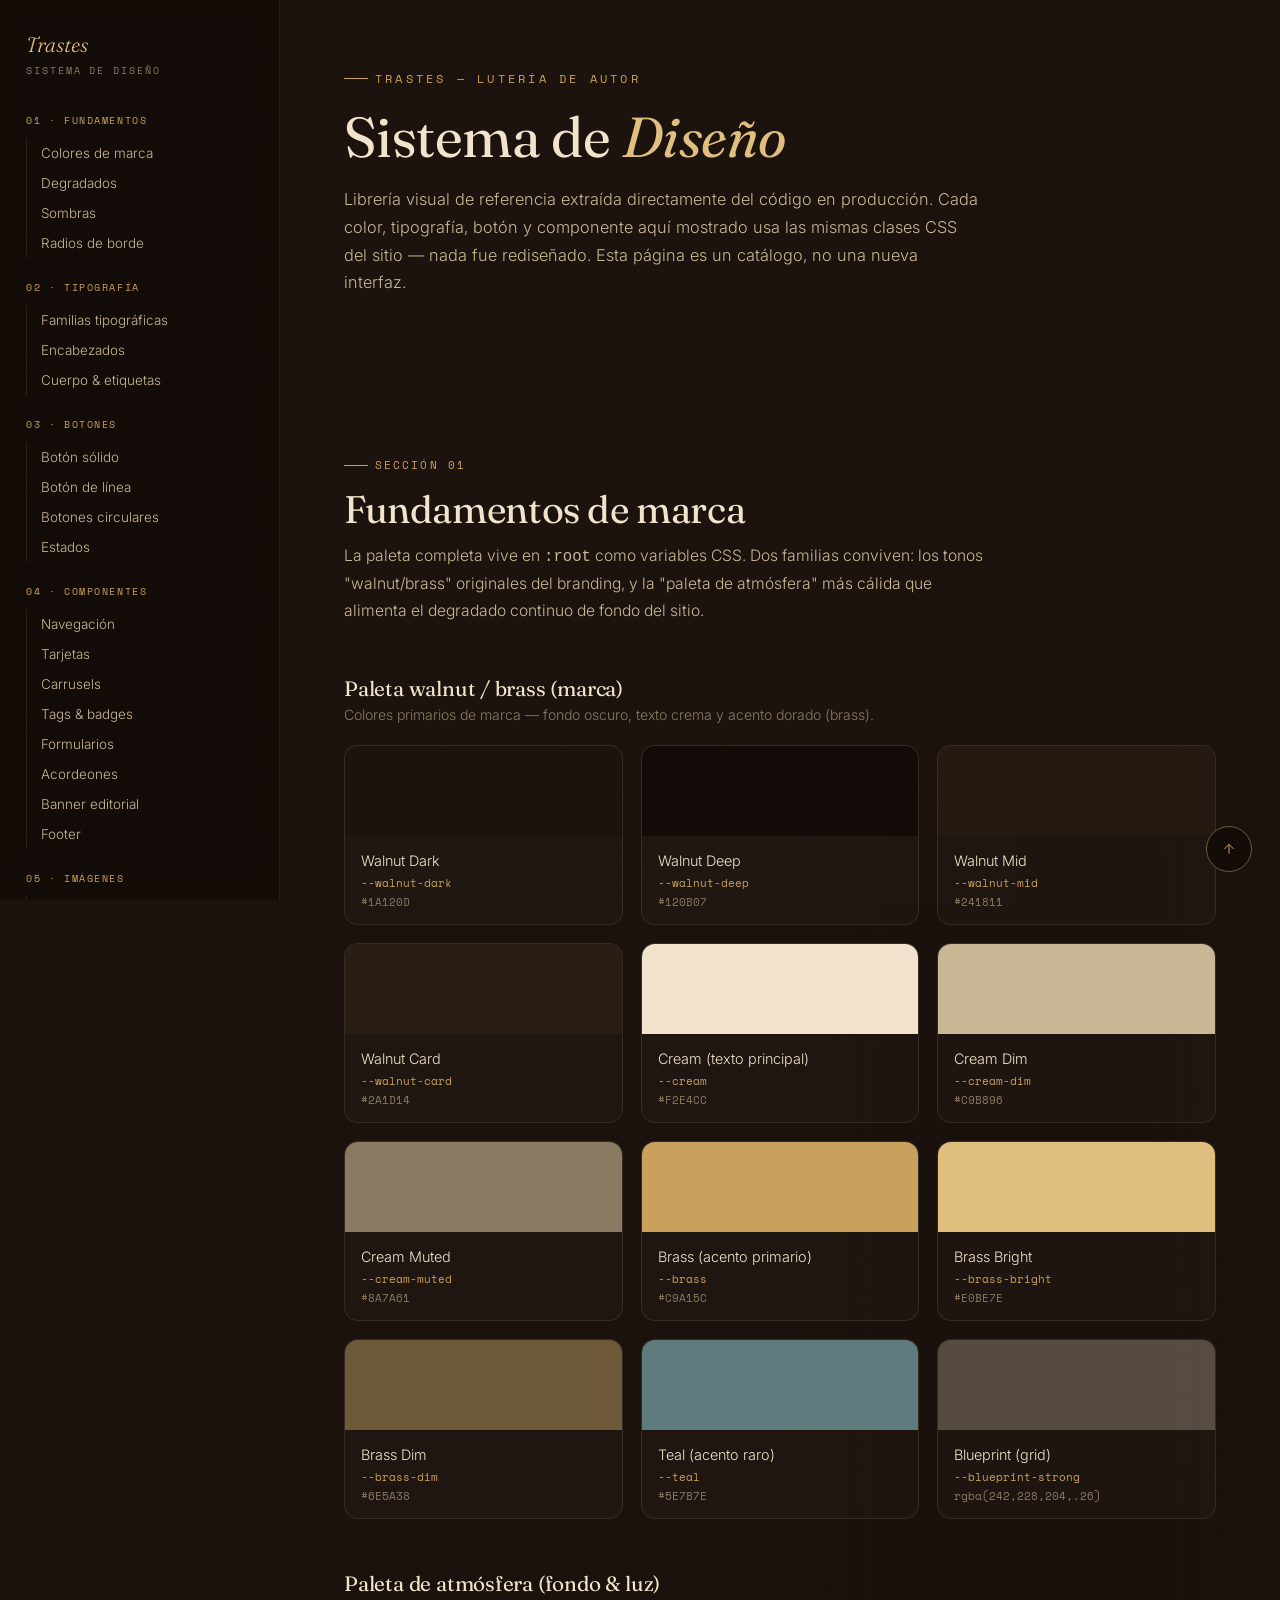
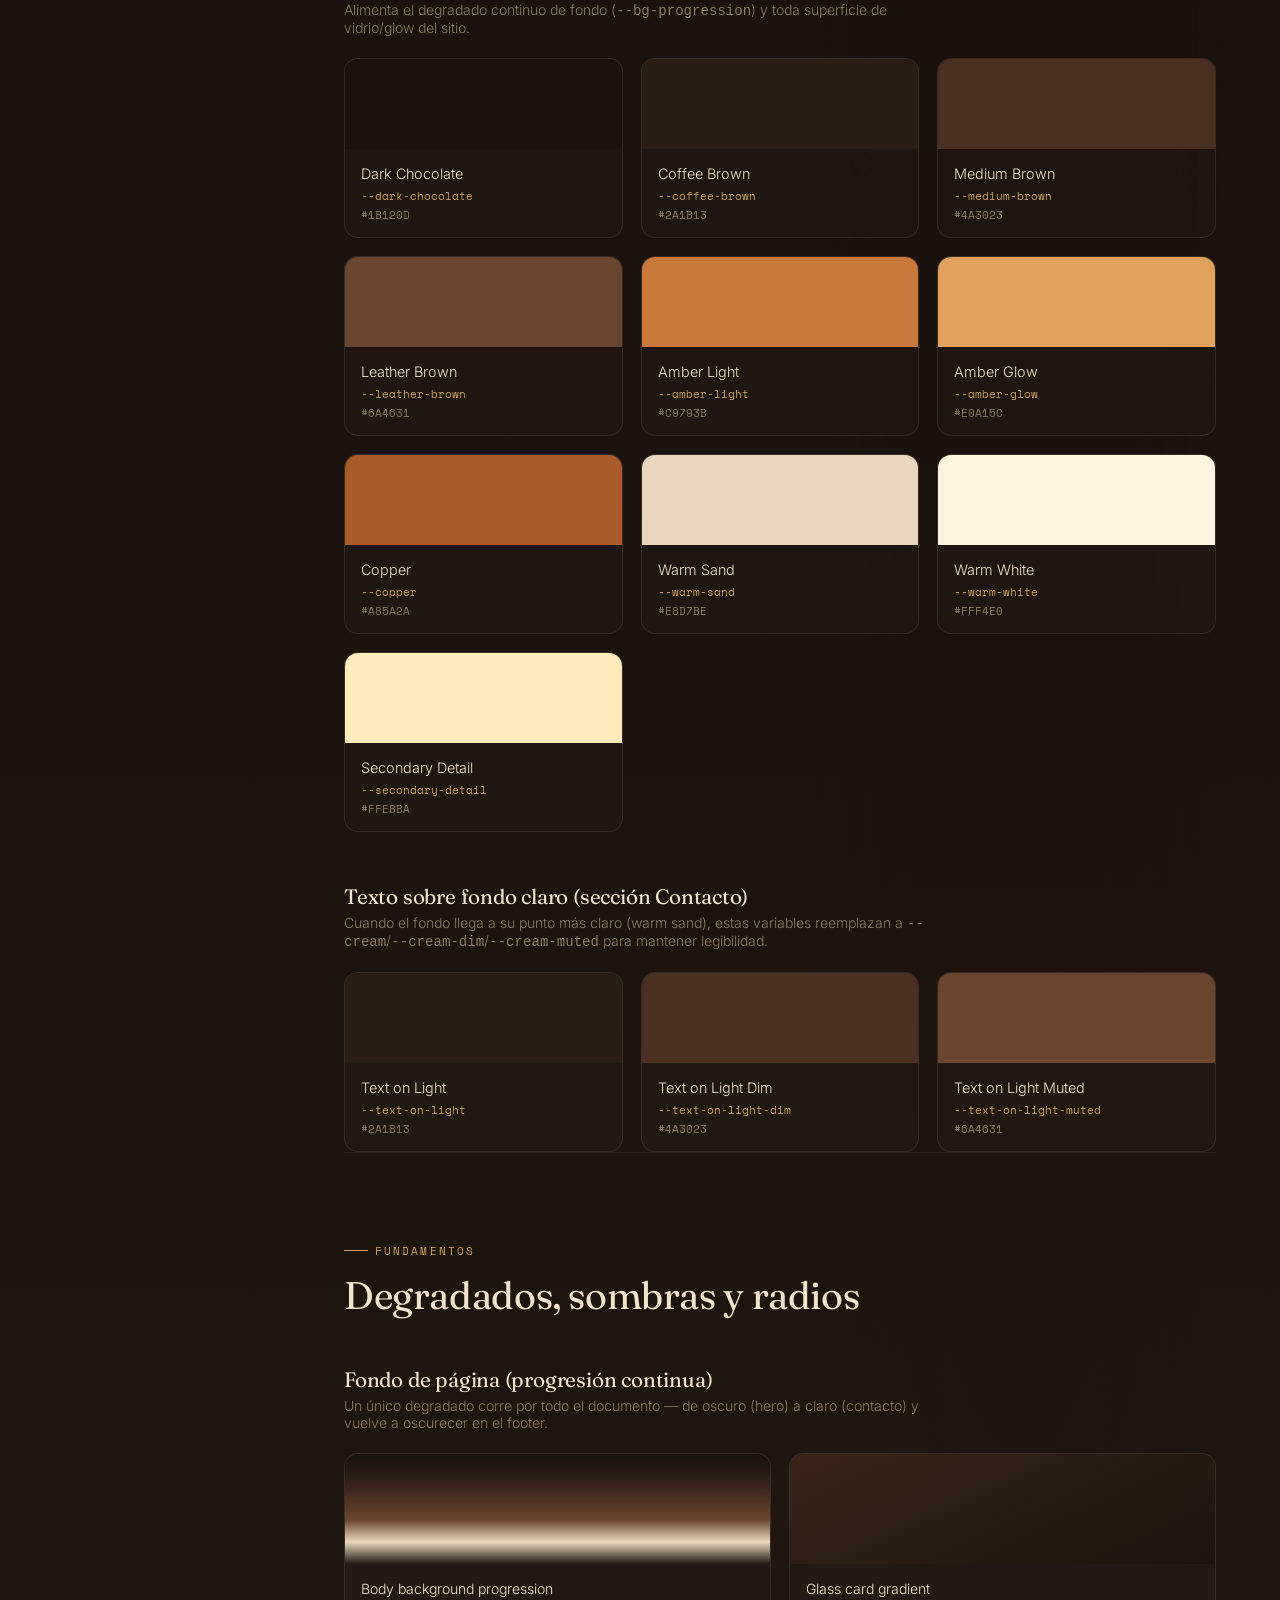
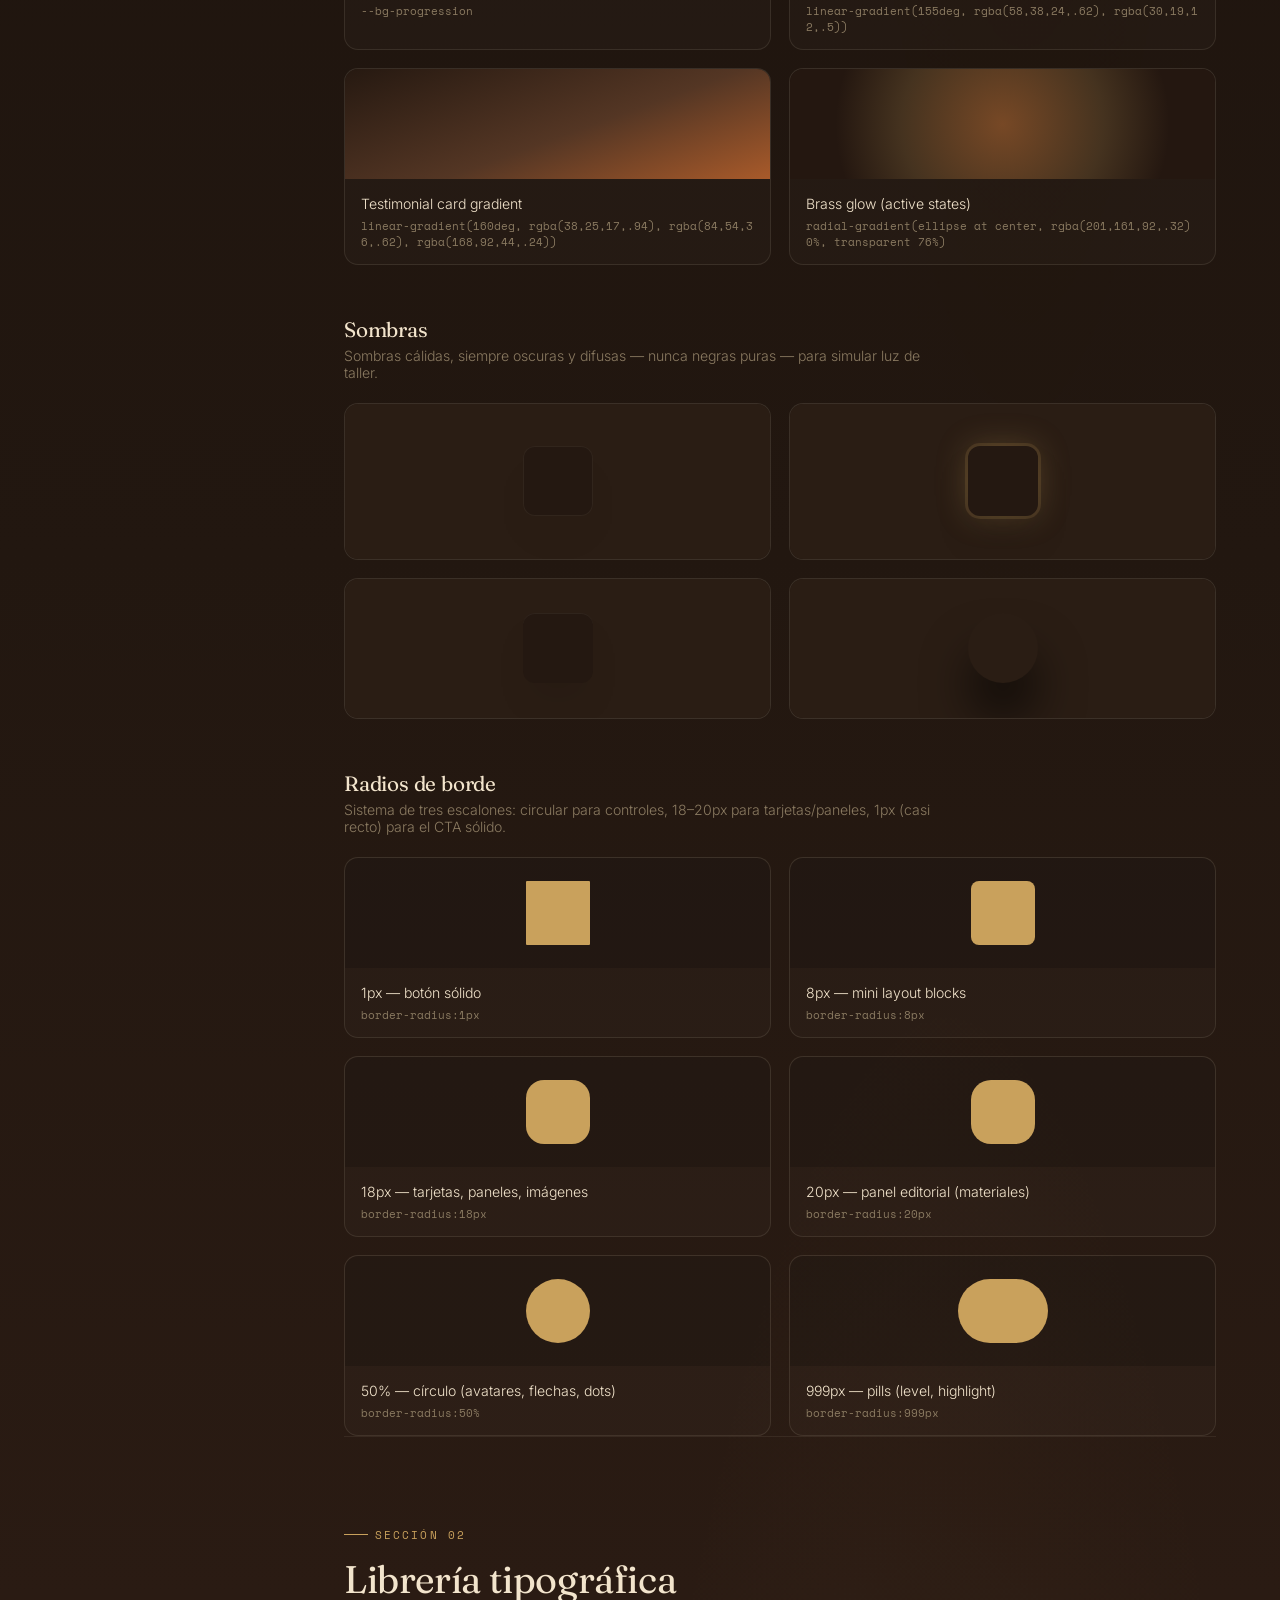
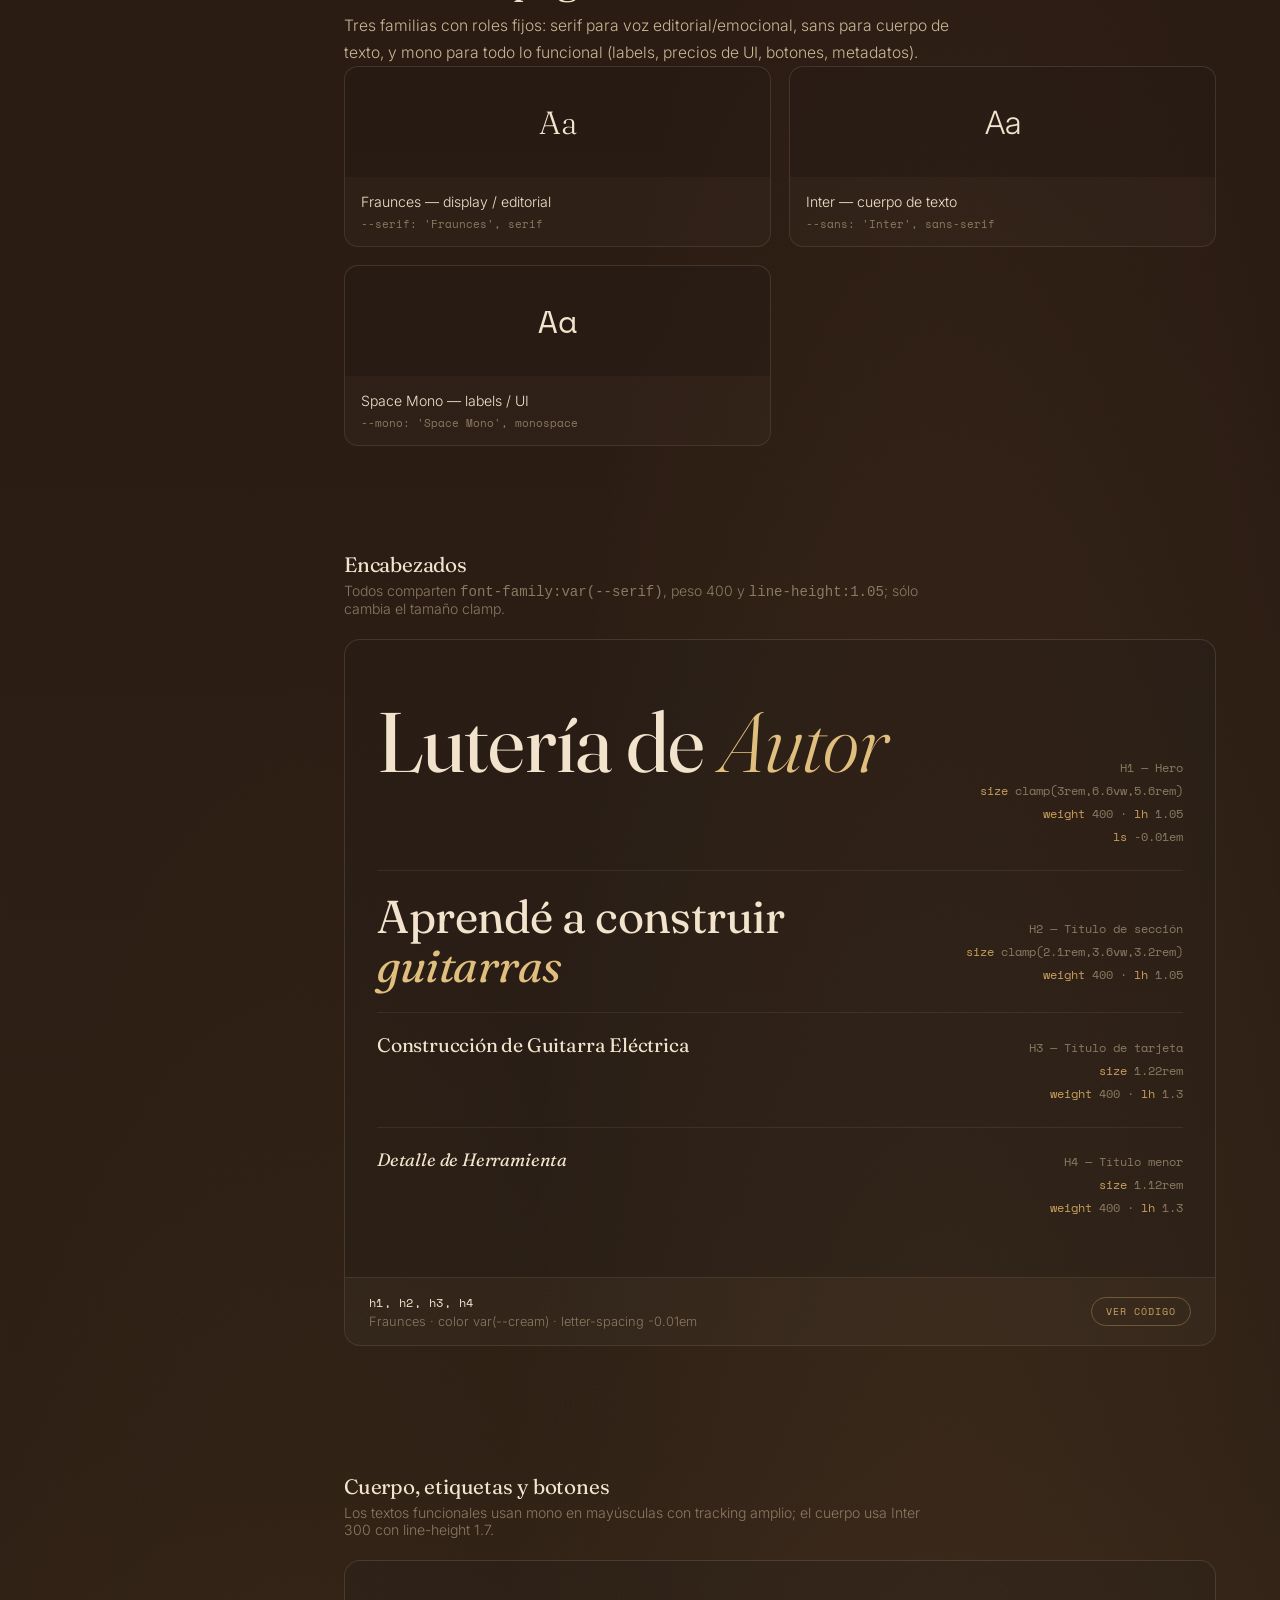
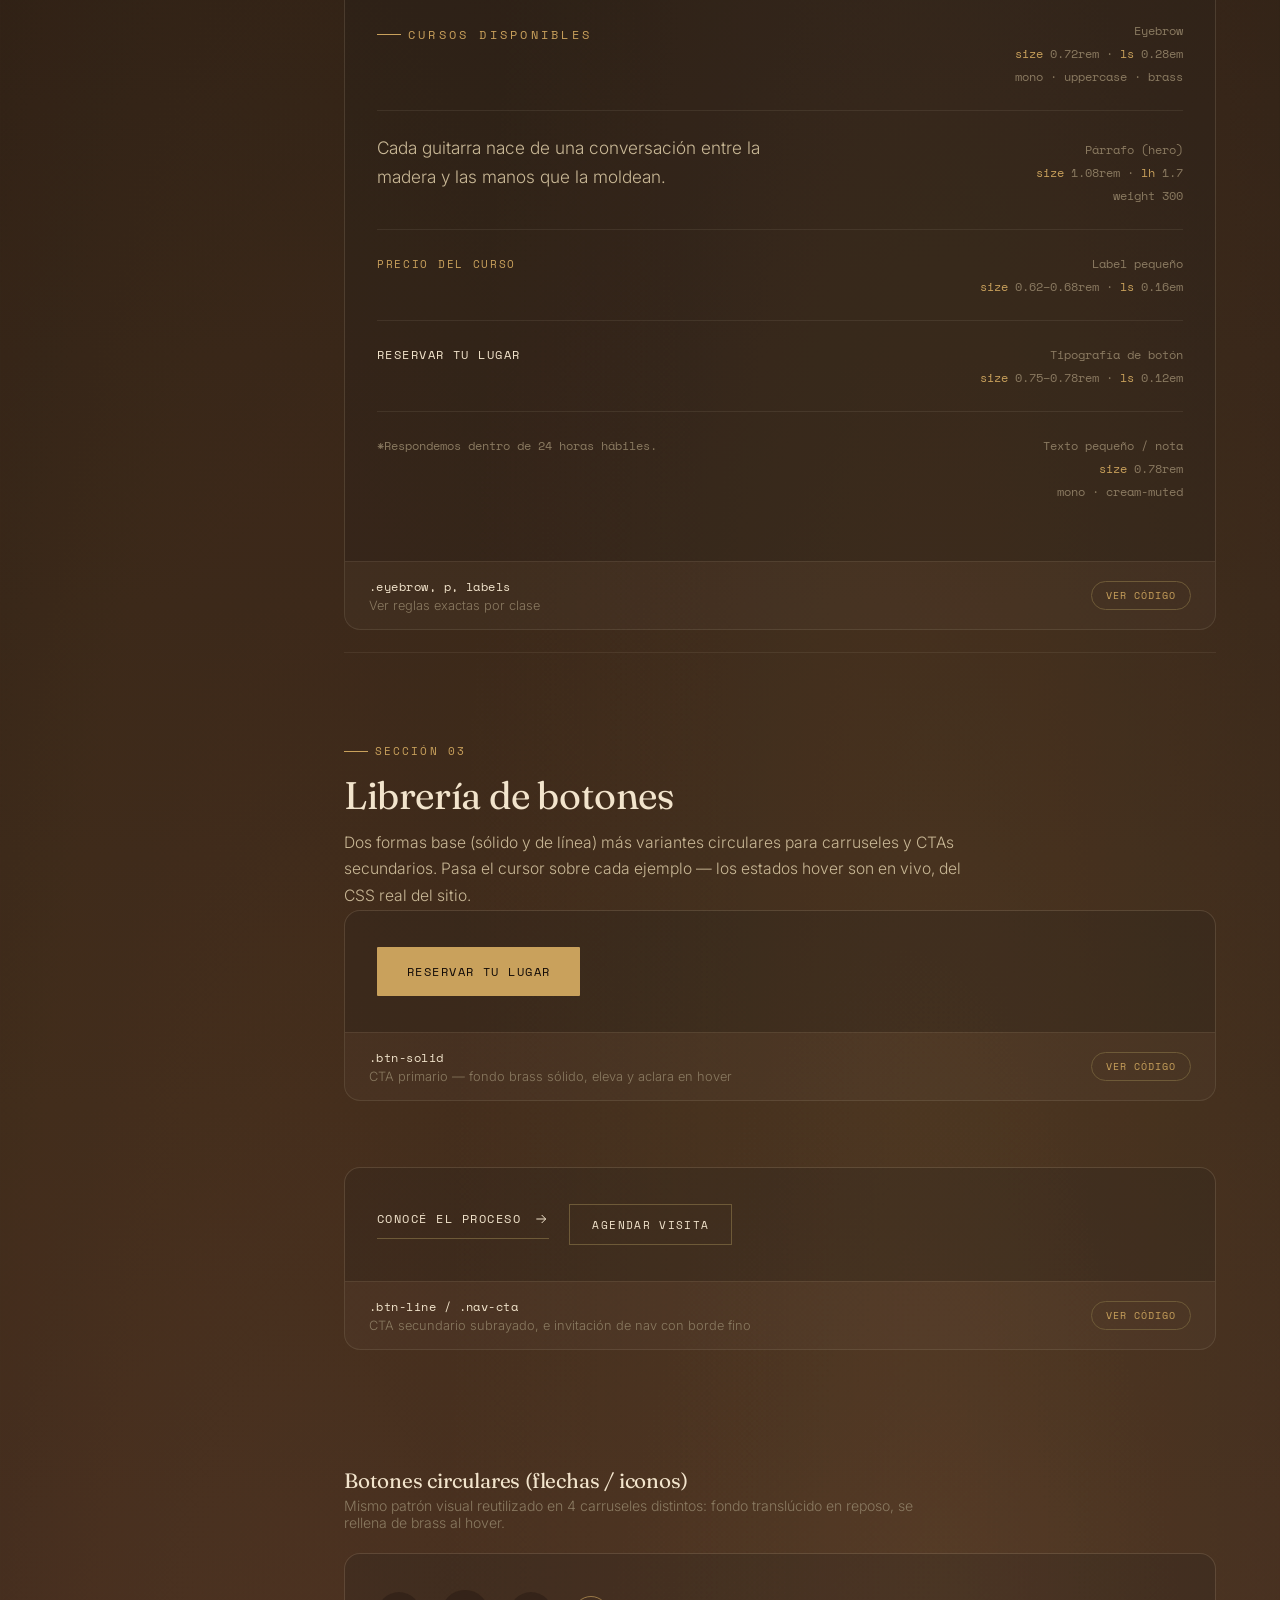
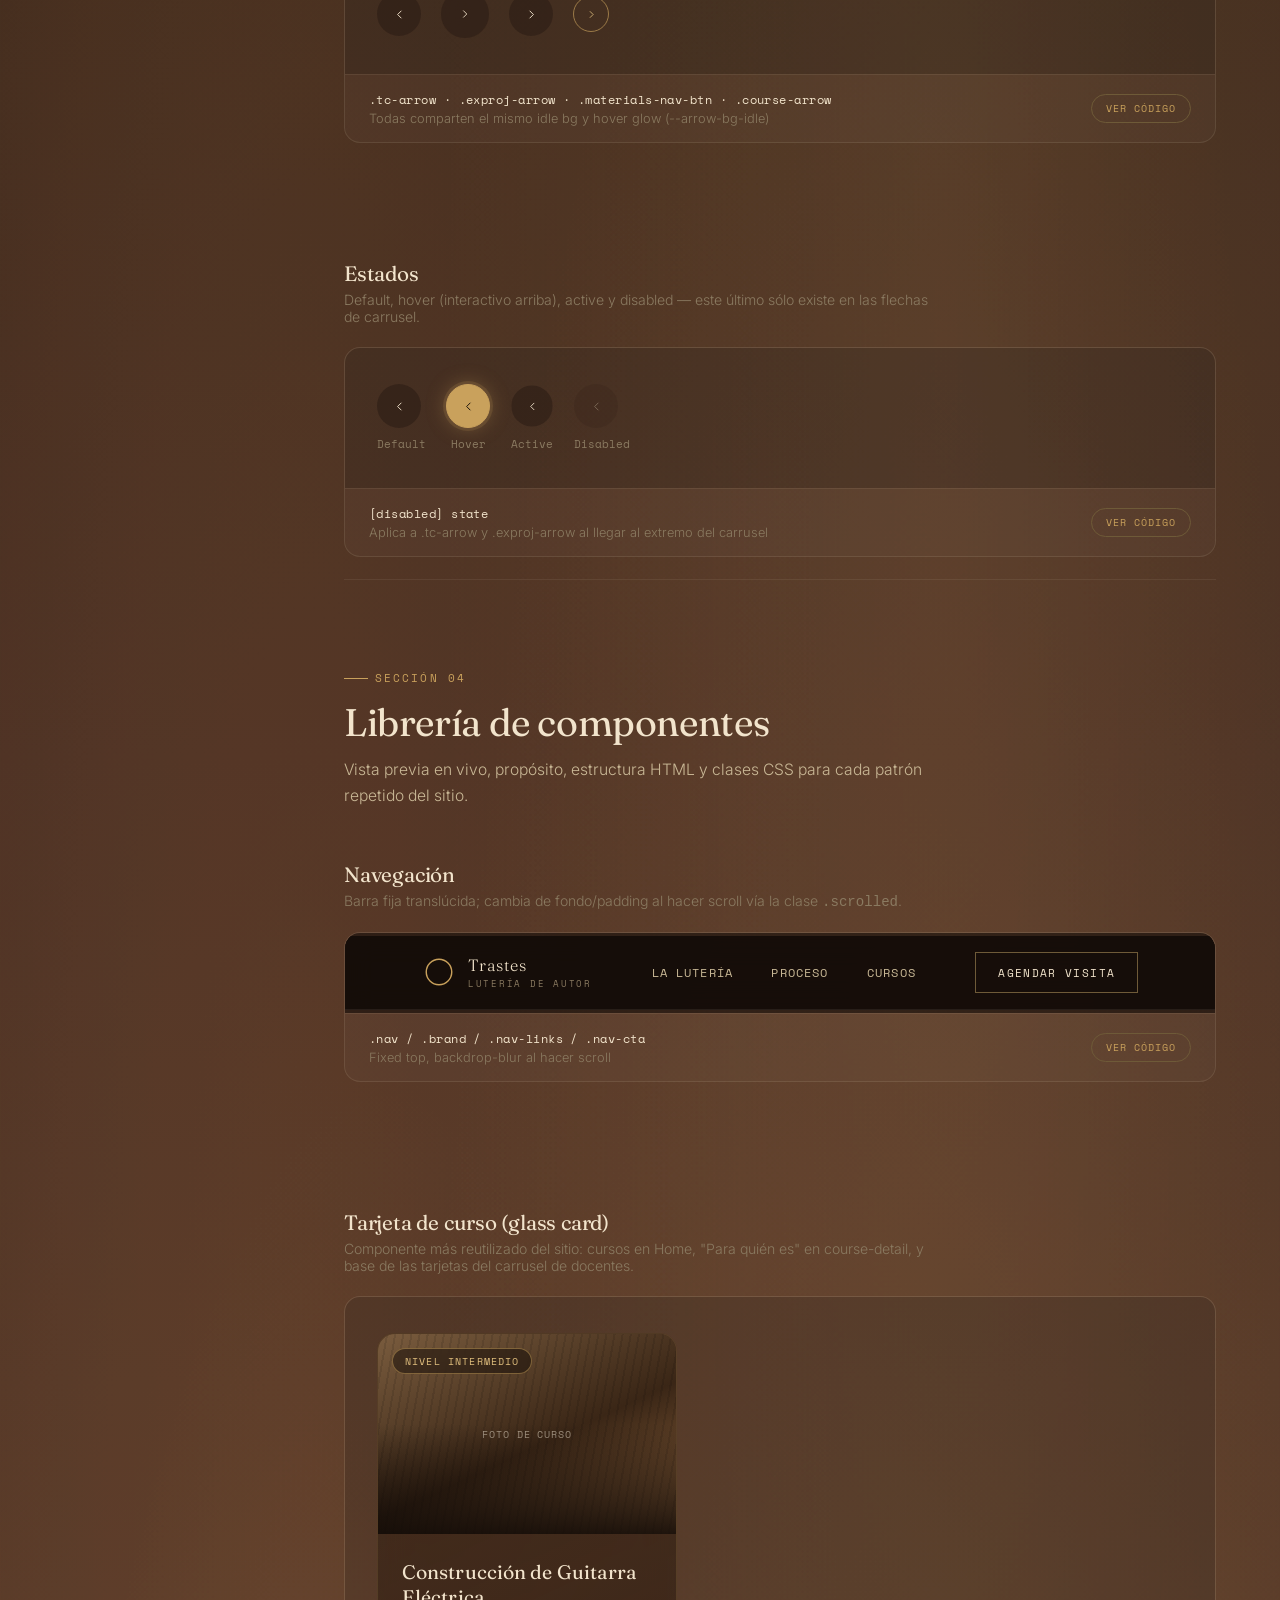
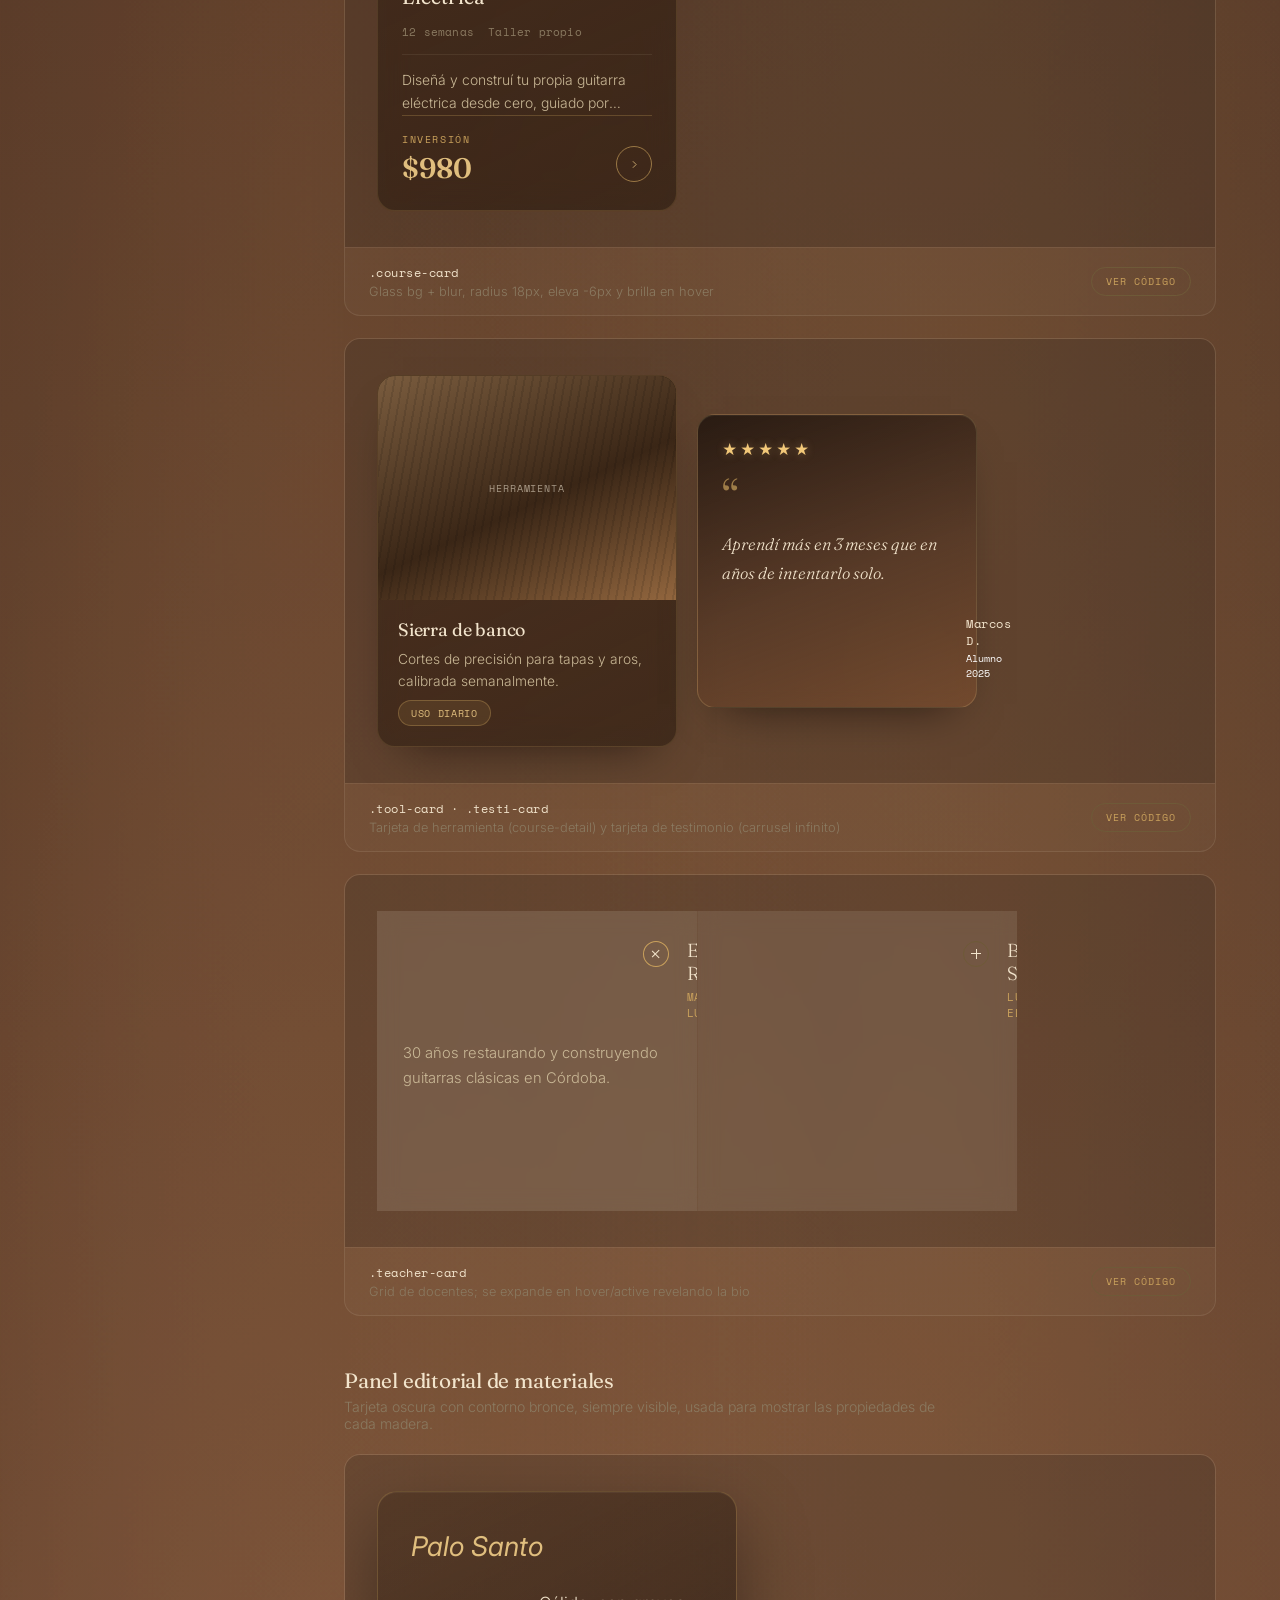
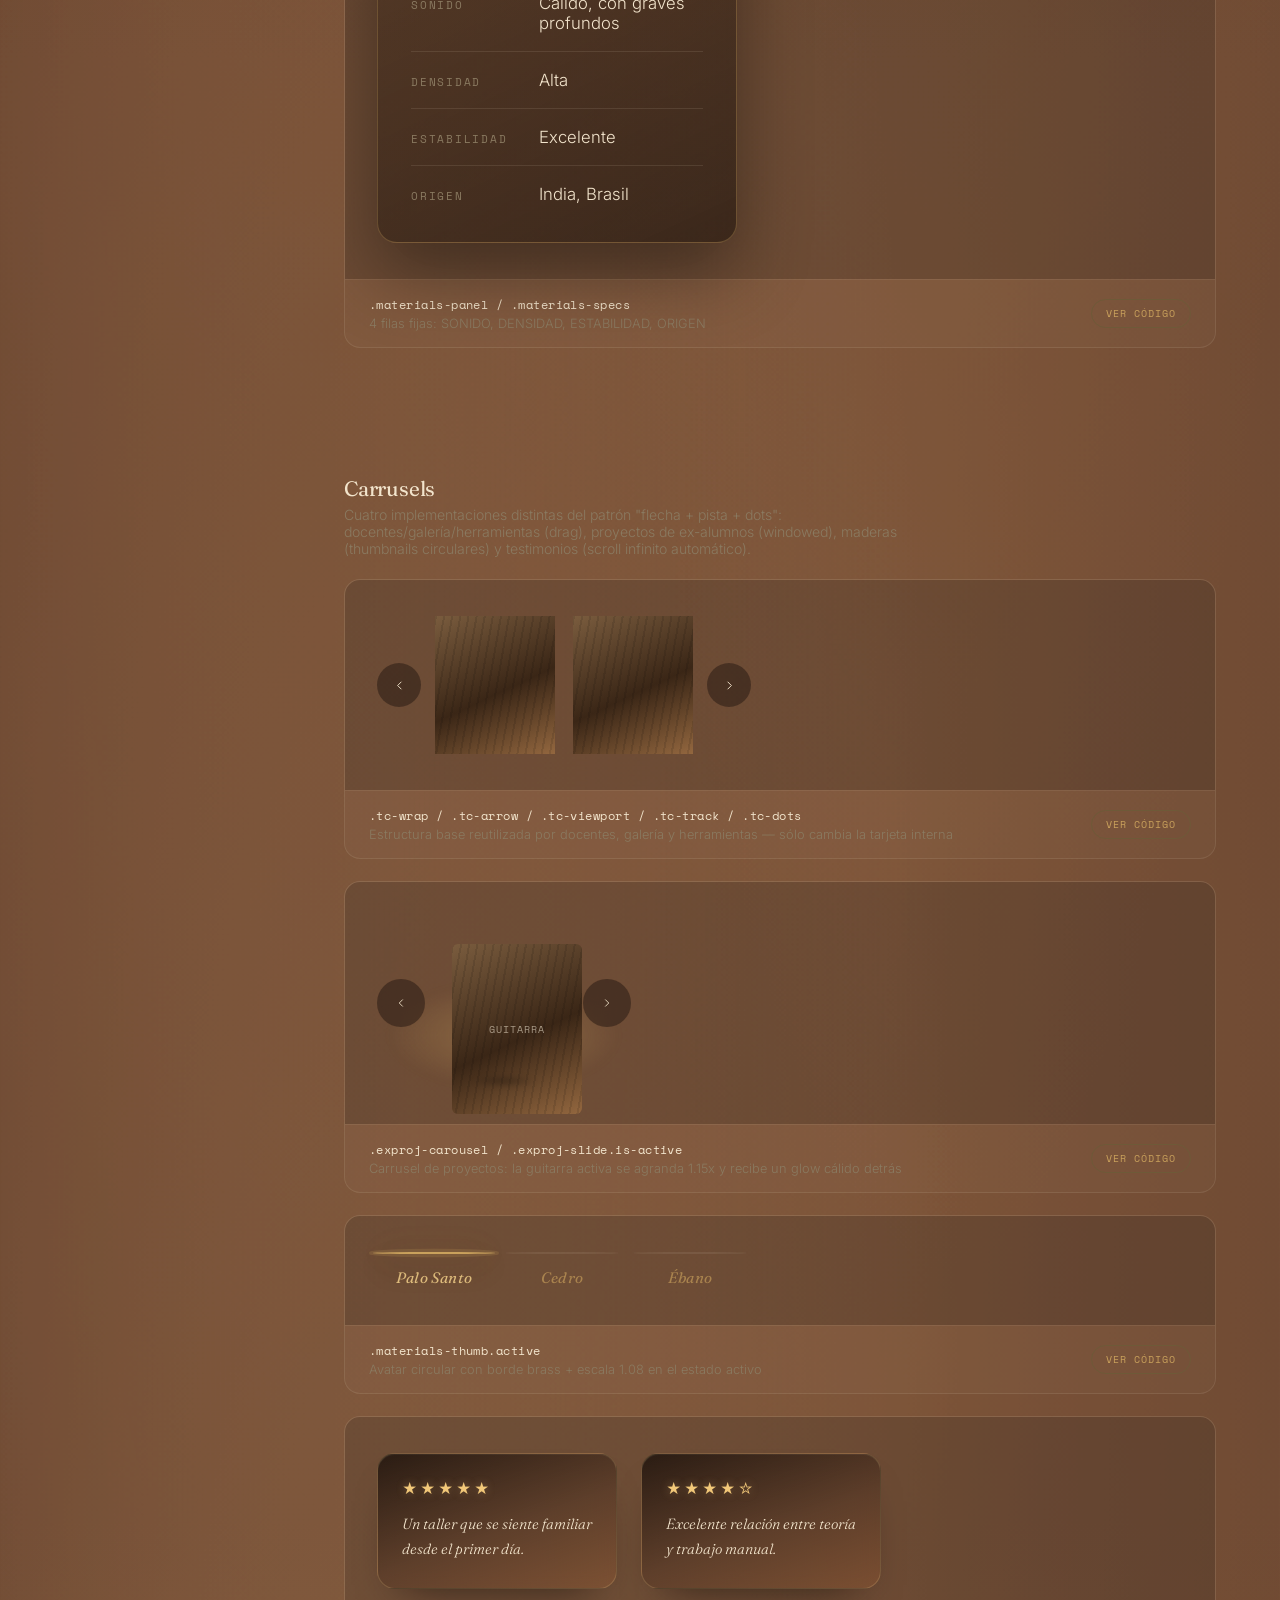
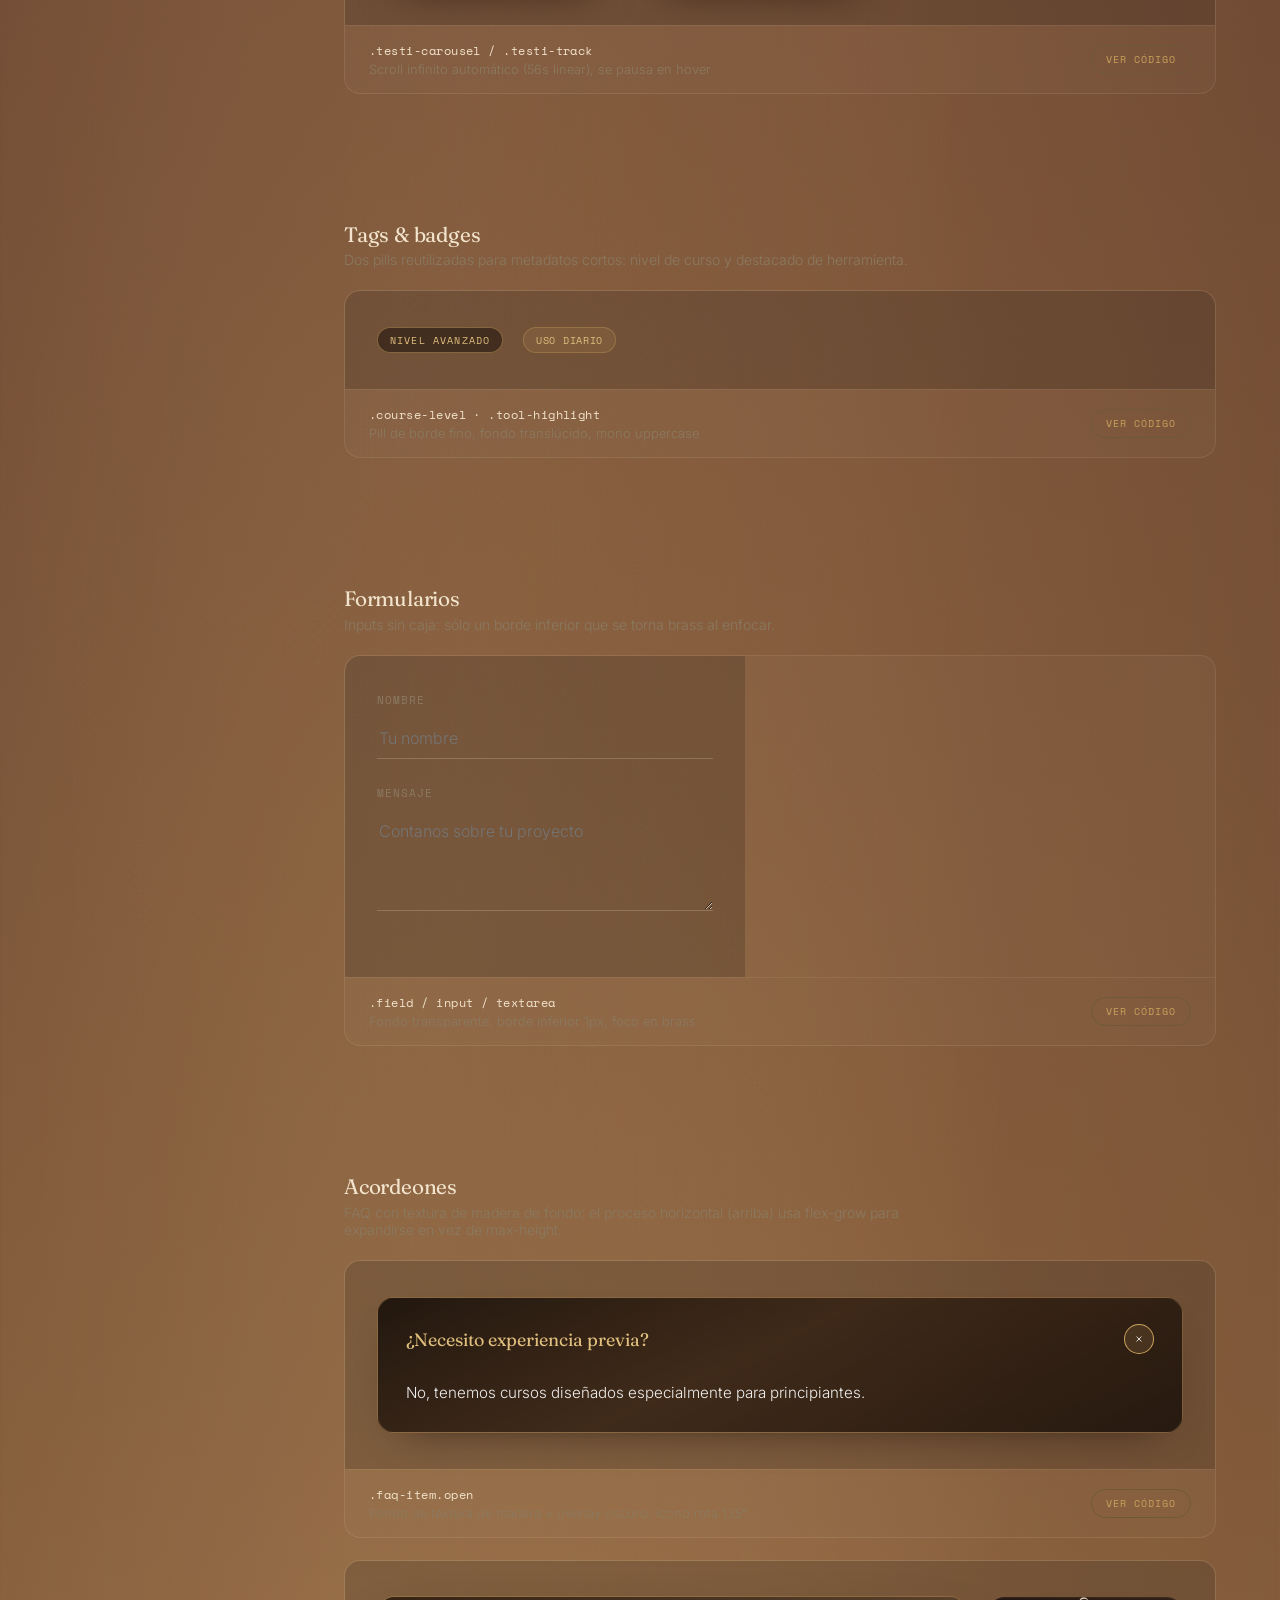
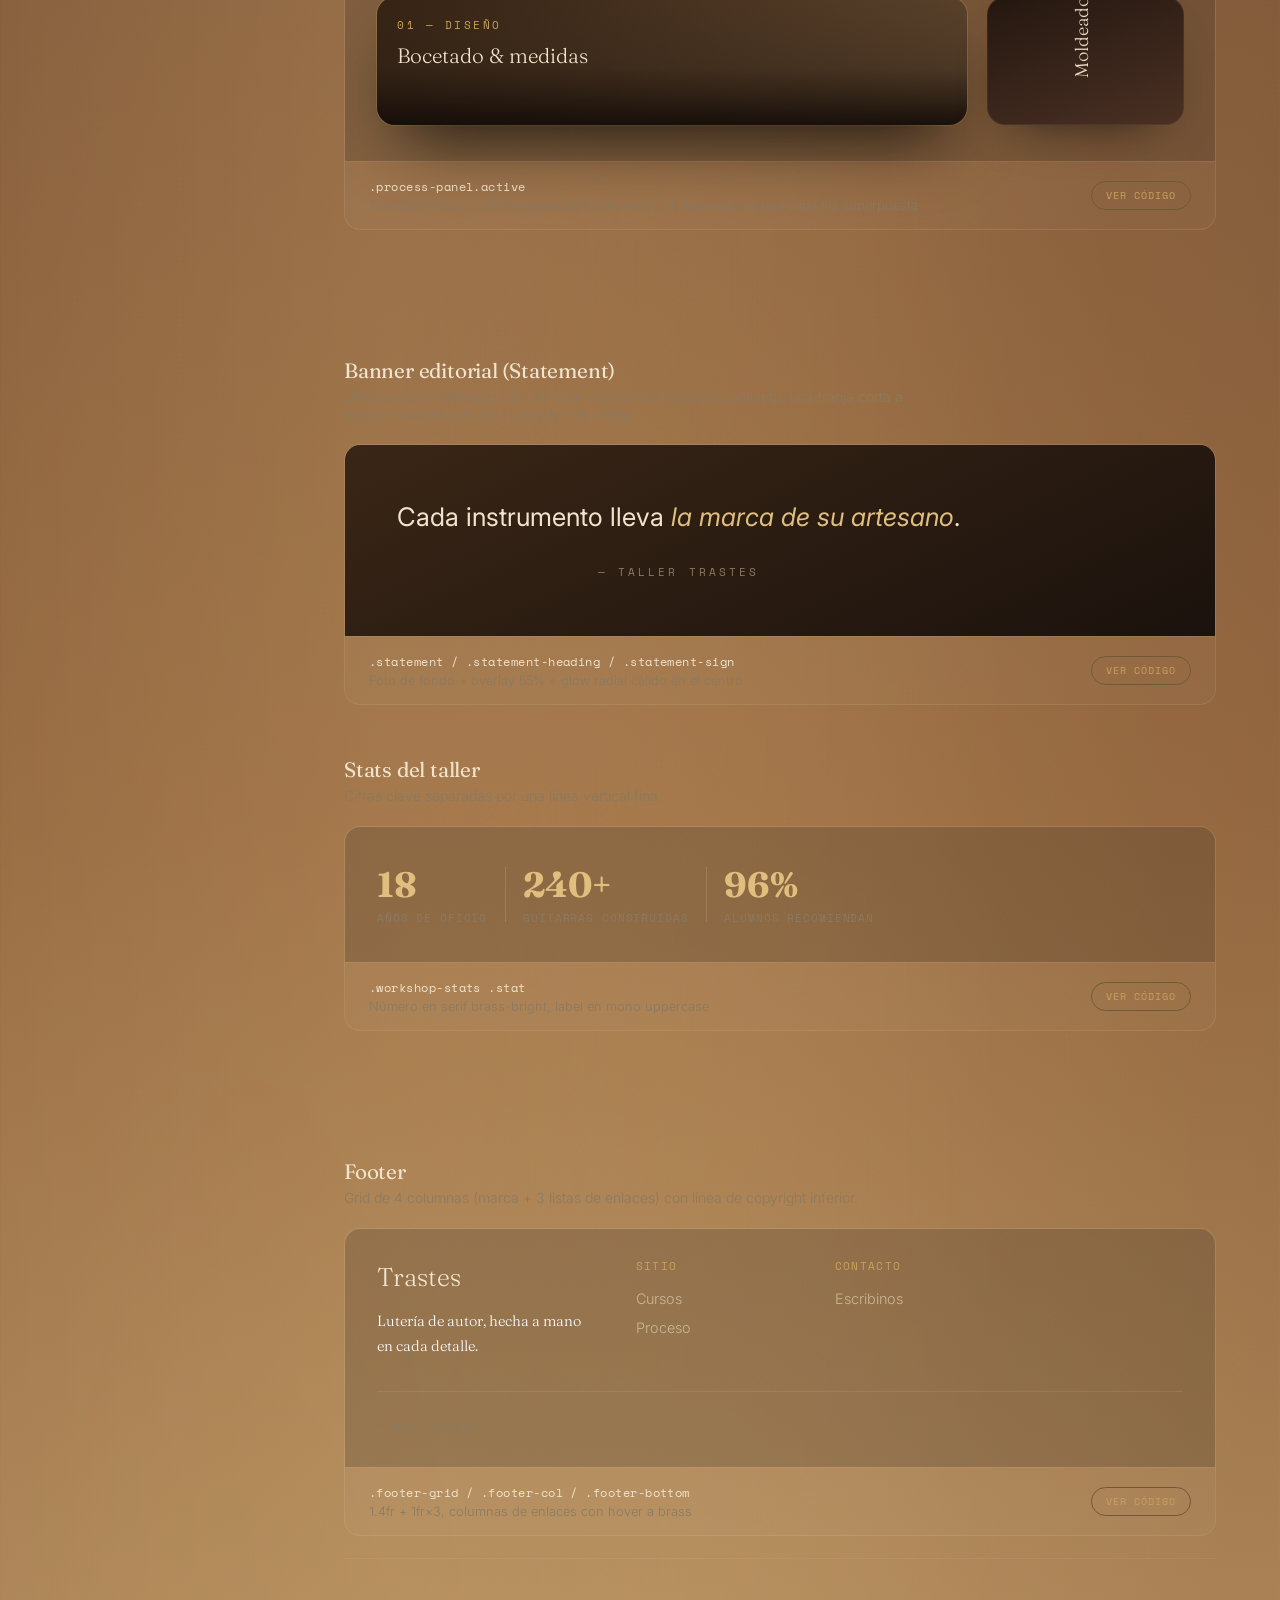
<file: design-system.html>
<!DOCTYPE html>
<html lang="es">
<head>
<meta charset="UTF-8">
<meta name="viewport" content="width=device-width, initial-scale=1.0">
<title>Sistema de Diseño — Trastes, Lutería de Autor</title>
<link rel="preconnect" href="https://fonts.googleapis.com">
<link href="https://fonts.googleapis.com/css2?family=Fraunces:ital,opsz,wght@0,9..144,300;0,9..144,400;0,9..144,600;1,9..144,300;1,9..144,400&family=Inter:wght@300;400;500;600&family=Space+Mono:wght@400;700&display=swap" rel="stylesheet">
<link rel="stylesheet" href="style.css">
<link rel="stylesheet" href="docs.css">
</head>
<body class="ds-body">

<div class="grain"></div>

<!-- ============ SIDEBAR NAV ============ -->
<aside class="ds-sidebar">
  <div class="ds-brand"><span>Trastes</span></div>
  <span class="ds-brand-sub">Sistema de Diseño</span>

  <div class="ds-nav-group">
    <div class="ds-nav-group-title">01 · Fundamentos</div>
    <a href="#colors">Colores de marca</a>
    <a href="#gradients">Degradados</a>
    <a href="#shadows">Sombras</a>
    <a href="#radius">Radios de borde</a>
  </div>
  <div class="ds-nav-group">
    <div class="ds-nav-group-title">02 · Tipografía</div>
    <a href="#type-families">Familias tipográficas</a>
    <a href="#type-headings">Encabezados</a>
    <a href="#type-body">Cuerpo &amp; etiquetas</a>
  </div>
  <div class="ds-nav-group">
    <div class="ds-nav-group-title">03 · Botones</div>
    <a href="#btn-solid">Botón sólido</a>
    <a href="#btn-line">Botón de línea</a>
    <a href="#btn-icon">Botones circulares</a>
    <a href="#btn-states">Estados</a>
  </div>
  <div class="ds-nav-group">
    <div class="ds-nav-group-title">04 · Componentes</div>
    <a href="#comp-nav">Navegación</a>
    <a href="#comp-cards">Tarjetas</a>
    <a href="#comp-carousel">Carrusels</a>
    <a href="#comp-tags">Tags &amp; badges</a>
    <a href="#comp-forms">Formularios</a>
    <a href="#comp-accordion">Acordeones</a>
    <a href="#comp-banner">Banner editorial</a>
    <a href="#comp-footer">Footer</a>
  </div>
  <div class="ds-nav-group">
    <div class="ds-nav-group-title">05 · Imágenes</div>
    <a href="#img-ratios">Contenedores &amp; ratios</a>
    <a href="#img-textures">Texturas de madera</a>
  </div>
  <div class="ds-nav-group">
    <div class="ds-nav-group-title">06 · Layout</div>
    <a href="#layout-container">Contenedores &amp; grillas</a>
    <a href="#layout-spacing">Ritmo vertical</a>
    <a href="#layout-breakpoints">Breakpoints</a>
  </div>
</aside>

<!-- ============ MAIN ============ -->
<main class="ds-main">

  <div class="ds-page-head">
    <div class="eyebrow">Trastes — Lutería de Autor</div>
    <h1>Sistema de <em>Diseño</em></h1>
    <p>Librería visual de referencia extraída directamente del código en producción. Cada color, tipografía, botón y componente aquí mostrado usa las mismas clases CSS del sitio — nada fue rediseñado. Esta página es un catálogo, no una nueva interfaz.</p>
  </div>

  <!-- ============================================================ -->
  <!-- 1. BRAND FOUNDATION -->
  <!-- ============================================================ -->
  <section class="ds-section" id="colors">
    <div class="ds-section-num">Sección 01</div>
    <h2>Fundamentos de marca</h2>
    <p class="ds-lede">La paleta completa vive en <code>:root</code> como variables CSS. Dos familias conviven: los tonos "walnut/brass" originales del branding, y la "paleta de atmósfera" más cálida que alimenta el degradado continuo de fondo del sitio.</p>

    <div class="ds-sub">
      <h3>Paleta walnut / brass (marca)</h3>
      <p>Colores primarios de marca — fondo oscuro, texto crema y acento dorado (brass).</p>
    </div>
    <div class="ds-swatch-grid">
      <div class="ds-swatch"><div class="ds-swatch-color" style="background:#1A120D"></div><div class="ds-swatch-meta"><span class="ds-swatch-name">Walnut Dark</span><span class="ds-swatch-var">--walnut-dark</span><span class="ds-swatch-hex">#1A120D</span></div></div>
      <div class="ds-swatch"><div class="ds-swatch-color" style="background:#120B07"></div><div class="ds-swatch-meta"><span class="ds-swatch-name">Walnut Deep</span><span class="ds-swatch-var">--walnut-deep</span><span class="ds-swatch-hex">#120B07</span></div></div>
      <div class="ds-swatch"><div class="ds-swatch-color" style="background:#241811"></div><div class="ds-swatch-meta"><span class="ds-swatch-name">Walnut Mid</span><span class="ds-swatch-var">--walnut-mid</span><span class="ds-swatch-hex">#241811</span></div></div>
      <div class="ds-swatch"><div class="ds-swatch-color" style="background:#2A1D14"></div><div class="ds-swatch-meta"><span class="ds-swatch-name">Walnut Card</span><span class="ds-swatch-var">--walnut-card</span><span class="ds-swatch-hex">#2A1D14</span></div></div>
      <div class="ds-swatch"><div class="ds-swatch-color" style="background:#F2E4CC"></div><div class="ds-swatch-meta"><span class="ds-swatch-name">Cream (texto principal)</span><span class="ds-swatch-var">--cream</span><span class="ds-swatch-hex">#F2E4CC</span></div></div>
      <div class="ds-swatch"><div class="ds-swatch-color" style="background:#C9B896"></div><div class="ds-swatch-meta"><span class="ds-swatch-name">Cream Dim</span><span class="ds-swatch-var">--cream-dim</span><span class="ds-swatch-hex">#C9B896</span></div></div>
      <div class="ds-swatch"><div class="ds-swatch-color" style="background:#8A7A61"></div><div class="ds-swatch-meta"><span class="ds-swatch-name">Cream Muted</span><span class="ds-swatch-var">--cream-muted</span><span class="ds-swatch-hex">#8A7A61</span></div></div>
      <div class="ds-swatch"><div class="ds-swatch-color" style="background:#C9A15C"></div><div class="ds-swatch-meta"><span class="ds-swatch-name">Brass (acento primario)</span><span class="ds-swatch-var">--brass</span><span class="ds-swatch-hex">#C9A15C</span></div></div>
      <div class="ds-swatch"><div class="ds-swatch-color" style="background:#E0BE7E"></div><div class="ds-swatch-meta"><span class="ds-swatch-name">Brass Bright</span><span class="ds-swatch-var">--brass-bright</span><span class="ds-swatch-hex">#E0BE7E</span></div></div>
      <div class="ds-swatch"><div class="ds-swatch-color" style="background:#6E5A38"></div><div class="ds-swatch-meta"><span class="ds-swatch-name">Brass Dim</span><span class="ds-swatch-var">--brass-dim</span><span class="ds-swatch-hex">#6E5A38</span></div></div>
      <div class="ds-swatch"><div class="ds-swatch-color" style="background:#5E7B7E"></div><div class="ds-swatch-meta"><span class="ds-swatch-name">Teal (acento raro)</span><span class="ds-swatch-var">--teal</span><span class="ds-swatch-hex">#5E7B7E</span></div></div>
      <div class="ds-swatch"><div class="ds-swatch-color" style="background:rgba(242,228,204,0.26)"></div><div class="ds-swatch-meta"><span class="ds-swatch-name">Blueprint (grid)</span><span class="ds-swatch-var">--blueprint-strong</span><span class="ds-swatch-hex">rgba(242,228,204,.26)</span></div></div>
    </div>

    <div class="ds-sub">
      <h3>Paleta de atmósfera (fondo &amp; luz)</h3>
      <p>Alimenta el degradado continuo de fondo (<code>--bg-progression</code>) y toda superficie de vidrio/glow del sitio.</p>
    </div>
    <div class="ds-swatch-grid">
      <div class="ds-swatch"><div class="ds-swatch-color" style="background:#1B120D"></div><div class="ds-swatch-meta"><span class="ds-swatch-name">Dark Chocolate</span><span class="ds-swatch-var">--dark-chocolate</span><span class="ds-swatch-hex">#1B120D</span></div></div>
      <div class="ds-swatch"><div class="ds-swatch-color" style="background:#2A1B13"></div><div class="ds-swatch-meta"><span class="ds-swatch-name">Coffee Brown</span><span class="ds-swatch-var">--coffee-brown</span><span class="ds-swatch-hex">#2A1B13</span></div></div>
      <div class="ds-swatch"><div class="ds-swatch-color" style="background:#4A3023"></div><div class="ds-swatch-meta"><span class="ds-swatch-name">Medium Brown</span><span class="ds-swatch-var">--medium-brown</span><span class="ds-swatch-hex">#4A3023</span></div></div>
      <div class="ds-swatch"><div class="ds-swatch-color" style="background:#6A4631"></div><div class="ds-swatch-meta"><span class="ds-swatch-name">Leather Brown</span><span class="ds-swatch-var">--leather-brown</span><span class="ds-swatch-hex">#6A4631</span></div></div>
      <div class="ds-swatch"><div class="ds-swatch-color" style="background:#C9793B"></div><div class="ds-swatch-meta"><span class="ds-swatch-name">Amber Light</span><span class="ds-swatch-var">--amber-light</span><span class="ds-swatch-hex">#C9793B</span></div></div>
      <div class="ds-swatch"><div class="ds-swatch-color" style="background:#E0A15C"></div><div class="ds-swatch-meta"><span class="ds-swatch-name">Amber Glow</span><span class="ds-swatch-var">--amber-glow</span><span class="ds-swatch-hex">#E0A15C</span></div></div>
      <div class="ds-swatch"><div class="ds-swatch-color" style="background:#A85A2A"></div><div class="ds-swatch-meta"><span class="ds-swatch-name">Copper</span><span class="ds-swatch-var">--copper</span><span class="ds-swatch-hex">#A85A2A</span></div></div>
      <div class="ds-swatch"><div class="ds-swatch-color" style="background:#E8D7BE"></div><div class="ds-swatch-meta"><span class="ds-swatch-name">Warm Sand</span><span class="ds-swatch-var">--warm-sand</span><span class="ds-swatch-hex">#E8D7BE</span></div></div>
      <div class="ds-swatch"><div class="ds-swatch-color" style="background:#FFF4E0"></div><div class="ds-swatch-meta"><span class="ds-swatch-name">Warm White</span><span class="ds-swatch-var">--warm-white</span><span class="ds-swatch-hex">#FFF4E0</span></div></div>
      <div class="ds-swatch"><div class="ds-swatch-color" style="background:#FFEBBA"></div><div class="ds-swatch-meta"><span class="ds-swatch-name">Secondary Detail</span><span class="ds-swatch-var">--secondary-detail</span><span class="ds-swatch-hex">#FFEBBA</span></div></div>
    </div>

    <div class="ds-sub">
      <h3>Texto sobre fondo claro (sección Contacto)</h3>
      <p>Cuando el fondo llega a su punto más claro (warm sand), estas variables reemplazan a <code>--cream</code>/<code>--cream-dim</code>/<code>--cream-muted</code> para mantener legibilidad.</p>
    </div>
    <div class="ds-swatch-grid">
      <div class="ds-swatch"><div class="ds-swatch-color" style="background:#2A1B13"></div><div class="ds-swatch-meta"><span class="ds-swatch-name">Text on Light</span><span class="ds-swatch-var">--text-on-light</span><span class="ds-swatch-hex">#2A1B13</span></div></div>
      <div class="ds-swatch"><div class="ds-swatch-color" style="background:#4A3023"></div><div class="ds-swatch-meta"><span class="ds-swatch-name">Text on Light Dim</span><span class="ds-swatch-var">--text-on-light-dim</span><span class="ds-swatch-hex">#4A3023</span></div></div>
      <div class="ds-swatch"><div class="ds-swatch-color" style="background:#6A4631"></div><div class="ds-swatch-meta"><span class="ds-swatch-name">Text on Light Muted</span><span class="ds-swatch-var">--text-on-light-muted</span><span class="ds-swatch-hex">#6A4631</span></div></div>
    </div>
  </section>

  <!-- GRADIENTS / SHADOWS / RADIUS -->
  <section class="ds-section" id="gradients">
    <div class="ds-section-num">Fundamentos</div>
    <h2>Degradados, sombras y radios</h2>

    <div class="ds-sub"><h3>Fondo de página (progresión continua)</h3><p>Un único degradado corre por todo el documento — de oscuro (hero) a claro (contacto) y vuelve a oscurecer en el footer.</p></div>
    <div class="ds-strip-grid">
      <div class="ds-strip">
        <div class="ds-strip-preview" style="background:linear-gradient(180deg,#1B120D,#2A1B13,#4A3023,#6A4631,#E8D7BE,#241710);"></div>
        <div class="ds-strip-meta"><span class="ds-strip-name">Body background progression</span><span class="ds-strip-code">--bg-progression</span></div>
      </div>
      <div class="ds-strip">
        <div class="ds-strip-preview" style="background:linear-gradient(155deg, rgba(58,38,24,0.9), rgba(30,19,12,0.85));"></div>
        <div class="ds-strip-meta"><span class="ds-strip-name">Glass card gradient</span><span class="ds-strip-code">linear-gradient(155deg, rgba(58,38,24,.62), rgba(30,19,12,.5))</span></div>
      </div>
      <div class="ds-strip">
        <div class="ds-strip-preview" style="background:linear-gradient(160deg, #261911 0%, #543624 55%, #A85A2A 100%);"></div>
        <div class="ds-strip-meta"><span class="ds-strip-name">Testimonial card gradient</span><span class="ds-strip-code">linear-gradient(160deg, rgba(38,25,17,.94), rgba(84,54,36,.62), rgba(168,92,44,.24))</span></div>
      </div>
      <div class="ds-strip">
        <div class="ds-strip-preview" style="background:radial-gradient(circle, rgba(201,121,59,0.5) 0%, rgba(201,161,92,0.2) 46%, transparent 76%); background-color:#241710;"></div>
        <div class="ds-strip-meta"><span class="ds-strip-name">Brass glow (active states)</span><span class="ds-strip-code">radial-gradient(ellipse at center, rgba(201,161,92,.32) 0%, transparent 76%)</span></div>
      </div>
    </div>

    <div class="ds-sub"><h3>Sombras</h3><p>Sombras cálidas, siempre oscuras y difusas — nunca negras puras — para simular luz de taller.</p></div>
    <div class="ds-strip-grid">
      <div class="ds-strip">
        <div class="ds-strip-preview ds-shadow-chip"><div class="ds-shadow-box" style="box-shadow:0 24px 50px -30px rgba(0,0,0,0.7), inset 0 0 0 1px rgba(242,228,204,0.06);"></div></div>
        <div class="ds-strip-meta"><span class="ds-strip-name">Panel resting shadow</span><span class="ds-strip-code">0 24px 50px -30px rgba(0,0,0,.7)</span></div>
      </div>
      <div class="ds-strip">
        <div class="ds-strip-preview ds-shadow-chip"><div class="ds-shadow-box" style="box-shadow:0 0 0 3px rgba(201,161,92,0.14), 0 0 32px rgba(201,161,92,0.26), 0 24px 46px -22px rgba(0,0,0,0.6);"></div></div>
        <div class="ds-strip-meta"><span class="ds-strip-name">Card hover glow</span><span class="ds-strip-code">0 0 0 3px rgba(201,161,92,.14), 0 0 32px rgba(201,161,92,.26)</span></div>
      </div>
      <div class="ds-strip">
        <div class="ds-strip-preview ds-shadow-chip"><div class="ds-shadow-box" style="box-shadow:0 22px 44px -26px rgba(8,4,2,0.65), inset 0 1px 0 rgba(255,244,224,0.05);"></div></div>
        <div class="ds-strip-meta"><span class="ds-strip-name">Testimonial / gallery shadow</span><span class="ds-strip-code">0 22px 44px -26px rgba(8,4,2,.65)</span></div>
      </div>
      <div class="ds-strip">
        <div class="ds-strip-preview ds-shadow-chip"><div class="ds-shadow-box" style="box-shadow:0 36px 46px rgba(0,0,0,0.55); border-radius:50%; background:transparent;"></div></div>
        <div class="ds-strip-meta"><span class="ds-strip-name">Floating object shadow (drop-shadow)</span><span class="ds-strip-code">filter: drop-shadow(0 36px 46px rgba(0,0,0,.55))</span></div>
      </div>
    </div>

    <div class="ds-sub" id="radius"><h3>Radios de borde</h3><p>Sistema de tres escalones: circular para controles, 18–20px para tarjetas/paneles, 1px (casi recto) para el CTA sólido.</p></div>
    <div class="ds-strip-grid">
      <div class="ds-strip"><div class="ds-strip-preview" style="display:flex;align-items:center;justify-content:center;background:rgba(0,0,0,0.16);"><div class="ds-radius-box" style="border-radius:1px;"></div></div><div class="ds-strip-meta"><span class="ds-strip-name">1px — botón sólido</span><span class="ds-strip-code">border-radius:1px</span></div></div>
      <div class="ds-strip"><div class="ds-strip-preview" style="display:flex;align-items:center;justify-content:center;background:rgba(0,0,0,0.16);"><div class="ds-radius-box" style="border-radius:8px;"></div></div><div class="ds-strip-meta"><span class="ds-strip-name">8px — mini layout blocks</span><span class="ds-strip-code">border-radius:8px</span></div></div>
      <div class="ds-strip"><div class="ds-strip-preview" style="display:flex;align-items:center;justify-content:center;background:rgba(0,0,0,0.16);"><div class="ds-radius-box" style="border-radius:18px;"></div></div><div class="ds-strip-meta"><span class="ds-strip-name">18px — tarjetas, paneles, imágenes</span><span class="ds-strip-code">border-radius:18px</span></div></div>
      <div class="ds-strip"><div class="ds-strip-preview" style="display:flex;align-items:center;justify-content:center;background:rgba(0,0,0,0.16);"><div class="ds-radius-box" style="border-radius:20px;"></div></div><div class="ds-strip-meta"><span class="ds-strip-name">20px — panel editorial (materiales)</span><span class="ds-strip-code">border-radius:20px</span></div></div>
      <div class="ds-strip"><div class="ds-strip-preview" style="display:flex;align-items:center;justify-content:center;background:rgba(0,0,0,0.16);"><div class="ds-radius-box" style="border-radius:50%;"></div></div><div class="ds-strip-meta"><span class="ds-strip-name">50% — círculo (avatares, flechas, dots)</span><span class="ds-strip-code">border-radius:50%</span></div></div>
      <div class="ds-strip"><div class="ds-strip-preview" style="display:flex;align-items:center;justify-content:center;background:rgba(0,0,0,0.16);"><div class="ds-radius-box" style="border-radius:999px; width:90px;"></div></div><div class="ds-strip-meta"><span class="ds-strip-name">999px — pills (level, highlight)</span><span class="ds-strip-code">border-radius:999px</span></div></div>
    </div>
  </section>

  <!-- ============================================================ -->
  <!-- 2. TYPOGRAPHY -->
  <!-- ============================================================ -->
  <section class="ds-section" id="type-families">
    <div class="ds-section-num">Sección 02</div>
    <h2>Librería tipográfica</h2>
    <p class="ds-lede">Tres familias con roles fijos: serif para voz editorial/emocional, sans para cuerpo de texto, y mono para todo lo funcional (labels, precios de UI, botones, metadatos).</p>

    <div class="ds-strip-grid">
      <div class="ds-strip"><div class="ds-strip-preview" style="display:flex;align-items:center;justify-content:center;background:rgba(0,0,0,.16);"><span style="font-family:'Fraunces',serif; font-size:2rem; color:var(--cream);">Aa</span></div><div class="ds-strip-meta"><span class="ds-strip-name">Fraunces — display / editorial</span><span class="ds-strip-code">--serif: 'Fraunces', serif</span></div></div>
      <div class="ds-strip"><div class="ds-strip-preview" style="display:flex;align-items:center;justify-content:center;background:rgba(0,0,0,.16);"><span style="font-family:'Inter',sans-serif; font-weight:300; font-size:2rem; color:var(--cream);">Aa</span></div><div class="ds-strip-meta"><span class="ds-strip-name">Inter — cuerpo de texto</span><span class="ds-strip-code">--sans: 'Inter', sans-serif</span></div></div>
      <div class="ds-strip"><div class="ds-strip-preview" style="display:flex;align-items:center;justify-content:center;background:rgba(0,0,0,.16);"><span style="font-family:'Space Mono',monospace; font-size:2rem; color:var(--cream);">Aa</span></div><div class="ds-strip-meta"><span class="ds-strip-name">Space Mono — labels / UI</span><span class="ds-strip-code">--mono: 'Space Mono', monospace</span></div></div>
    </div>
  </section>

  <section class="ds-section" id="type-headings" style="border-top:none; padding-top:54px;">
    <div class="ds-sub"><h3>Encabezados</h3><p>Todos comparten <code>font-family:var(--serif)</code>, peso 400 y <code>line-height:1.05</code>; sólo cambia el tamaño clamp.</p></div>
    <div class="ds-block">
      <div class="ds-block-preview" style="display:block;">
        <div class="ds-type-row">
          <div class="ds-type-sample"><h1 style="font-size:clamp(3rem,6.6vw,5.6rem);">Lutería de <em style="font-style:italic;color:var(--brass-bright);font-weight:300;">Autor</em></h1></div>
          <div class="ds-type-specs">H1 — Hero<br><b>size</b> clamp(3rem,6.6vw,5.6rem)<br><b>weight</b> 400 · <b>lh</b> 1.05<br><b>ls</b> -0.01em</div>
        </div>
        <div class="ds-type-row">
          <div class="ds-type-sample"><h2 style="font-size:clamp(2.1rem,3.6vw,3.2rem);">Aprendé a construir <em style="font-style:italic;color:var(--brass-bright);">guitarras</em></h2></div>
          <div class="ds-type-specs">H2 — Título de sección<br><b>size</b> clamp(2.1rem,3.6vw,3.2rem)<br><b>weight</b> 400 · <b>lh</b> 1.05</div>
        </div>
        <div class="ds-type-row">
          <div class="ds-type-sample"><h3 style="font-size:1.22rem;">Construcción de Guitarra Eléctrica</h3></div>
          <div class="ds-type-specs">H3 — Título de tarjeta<br><b>size</b> 1.22rem<br><b>weight</b> 400 · <b>lh</b> 1.3</div>
        </div>
        <div class="ds-type-row">
          <div class="ds-type-sample"><h4 style="font-size:1.12rem; font-style:italic; font-weight:400;">Detalle de Herramienta</h4></div>
          <div class="ds-type-specs">H4 — Título menor<br><b>size</b> 1.12rem<br><b>weight</b> 400 · <b>lh</b> 1.3</div>
        </div>
      </div>
      <div class="ds-block-meta">
        <div><div class="ds-block-name">h1, h2, h3, h4</div><div class="ds-block-desc">Fraunces · color var(--cream) · letter-spacing -0.01em</div></div>
        <button class="ds-code-toggle" onclick="dsToggle(this)">Ver código</button>
      </div>
      <pre class="ds-code">h1,h2,h3,h4{
  font-family:var(--serif);
  font-weight:400;
  line-height:1.05;
  letter-spacing:-0.01em;
  color:var(--cream);
}
&lt;h2&gt;Aprendé a construir &lt;em&gt;guitarras&lt;/em&gt;&lt;/h2&gt;</pre>
    </div>
  </section>

  <section class="ds-section" id="type-body" style="border-top:none; padding-top:54px;">
    <div class="ds-sub"><h3>Cuerpo, etiquetas y botones</h3><p>Los textos funcionales usan mono en mayúsculas con tracking amplio; el cuerpo usa Inter 300 con line-height 1.7.</p></div>
    <div class="ds-block">
      <div class="ds-block-preview" style="display:block;">
        <div class="ds-type-row">
          <div class="ds-type-sample"><div class="eyebrow">Cursos disponibles</div></div>
          <div class="ds-type-specs">Eyebrow<br><b>size</b> 0.72rem · <b>ls</b> 0.28em<br>mono · uppercase · brass</div>
        </div>
        <div class="ds-type-row">
          <div class="ds-type-sample"><p style="max-width:440px;color:var(--cream-dim);font-size:1.08rem;line-height:1.7;font-weight:300;">Cada guitarra nace de una conversación entre la madera y las manos que la moldean.</p></div>
          <div class="ds-type-specs">Párrafo (hero)<br><b>size</b> 1.08rem · <b>lh</b> 1.7<br>weight 300</div>
        </div>
        <div class="ds-type-row">
          <div class="ds-type-sample"><span style="font-family:var(--mono);font-size:0.66rem;letter-spacing:0.16em;text-transform:uppercase;color:var(--brass);">Precio del curso</span></div>
          <div class="ds-type-specs">Label pequeño<br><b>size</b> 0.62–0.68rem · <b>ls</b> 0.16em</div>
        </div>
        <div class="ds-type-row">
          <div class="ds-type-sample"><span style="font-family:var(--mono);font-size:0.75rem;letter-spacing:0.12em;text-transform:uppercase;">Reservar tu lugar</span></div>
          <div class="ds-type-specs">Tipografía de botón<br><b>size</b> 0.75–0.78rem · <b>ls</b> 0.12em</div>
        </div>
        <div class="ds-type-row">
          <div class="ds-type-sample"><span style="font-size:0.78rem;color:var(--cream-muted);font-family:var(--mono);">*Respondemos dentro de 24 horas hábiles.</span></div>
          <div class="ds-type-specs">Texto pequeño / nota<br><b>size</b> 0.78rem<br>mono · cream-muted</div>
        </div>
      </div>
      <div class="ds-block-meta">
        <div><div class="ds-block-name">.eyebrow, p, labels</div><div class="ds-block-desc">Ver reglas exactas por clase</div></div>
        <button class="ds-code-toggle" onclick="dsToggle(this)">Ver código</button>
      </div>
      <pre class="ds-code">.eyebrow{
  font-family:var(--mono); font-size:0.72rem; letter-spacing:0.28em;
  text-transform:uppercase; color:var(--brass);
  display:flex; align-items:center; gap:0.6em;
}
.eyebrow::before{ content:''; width:24px; height:1px; background:var(--brass); }

p{ line-height:var(--body-line-height); /* 1.7 */ }
.hero p{ font-size:1.08rem; color:var(--cream-dim); font-weight:300; }</pre>
    </div>
  </section>

  <!-- ============================================================ -->
  <!-- 3. BUTTONS -->
  <!-- ============================================================ -->
  <section class="ds-section" id="btn-solid">
    <div class="ds-section-num">Sección 03</div>
    <h2>Librería de botones</h2>
    <p class="ds-lede">Dos formas base (sólido y de línea) más variantes circulares para carruseles y CTAs secundarios. Pasa el cursor sobre cada ejemplo — los estados hover son en vivo, del CSS real del sitio.</p>

    <div class="ds-block">
      <div class="ds-block-preview">
        <a href="#" class="btn-solid" onclick="return false;">Reservar tu lugar</a>
      </div>
      <div class="ds-block-meta">
        <div><div class="ds-block-name">.btn-solid</div><div class="ds-block-desc">CTA primario — fondo brass sólido, eleva y aclara en hover</div></div>
        <button class="ds-code-toggle" onclick="dsToggle(this)">Ver código</button>
      </div>
      <pre class="ds-code">&lt;a href="#" class="btn-solid"&gt;Reservar tu lugar&lt;/a&gt;

.btn-solid{
  background:var(--brass); color:var(--walnut-deep);
  font-family:var(--mono); font-size:0.75rem; letter-spacing:0.12em; text-transform:uppercase;
  padding:16px 30px; border-radius:1px;
}
.btn-solid:hover{ background:var(--brass-bright); transform:translateY(-2px); }</pre>
    </div>
  </section>

  <section class="ds-section" id="btn-line" style="border-top:none; padding-top:44px;">
    <div class="ds-block">
      <div class="ds-block-preview">
        <a href="#" class="btn-line" onclick="return false;">Conocé el proceso <svg viewBox="0 0 24 24" fill="none" stroke="currentColor" stroke-width="1.5"><path d="M5 12h14M13 6l6 6-6 6"/></svg></a>
        <a href="#" class="nav-cta" onclick="return false;">Agendar visita</a>
      </div>
      <div class="ds-block-meta">
        <div><div class="ds-block-name">.btn-line / .nav-cta</div><div class="ds-block-desc">CTA secundario subrayado, e invitación de nav con borde fino</div></div>
        <button class="ds-code-toggle" onclick="dsToggle(this)">Ver código</button>
      </div>
      <pre class="ds-code">&lt;a href="#" class="btn-line"&gt;Conocé el proceso &lt;svg&gt;...&lt;/svg&gt;&lt;/a&gt;

.btn-line{
  border-bottom:1px solid var(--brass-dim); padding-bottom:10px;
  font-family:var(--mono); font-size:0.78rem; letter-spacing:0.12em; text-transform:uppercase;
}
.btn-line:hover{ gap:18px; border-color:var(--brass); color:var(--brass-bright); }
.btn-line:hover svg{ transform:translateX(4px); }

.nav-cta{ border:1px solid var(--brass-dim); padding:11px 22px; }
.nav-cta:hover{ border-color:var(--brass); background:rgba(201,161,92,.08); }</pre>
    </div>
  </section>

  <section class="ds-section" id="btn-icon" style="border-top:none; padding-top:44px;">
    <div class="ds-sub"><h3>Botones circulares (flechas / iconos)</h3><p>Mismo patrón visual reutilizado en 4 carruseles distintos: fondo translúcido en reposo, se rellena de brass al hover.</p></div>
    <div class="ds-block">
      <div class="ds-block-preview">
        <button class="tc-arrow" onclick="return false;" aria-label="Anterior"><svg viewBox="0 0 24 24" fill="none" stroke="currentColor" stroke-width="1.5"><path d="M15 6l-6 6 6 6"/></svg></button>
        <button class="exproj-arrow" onclick="return false;" aria-label="Siguiente"><svg viewBox="0 0 24 24" fill="none" stroke="currentColor" stroke-width="1.5"><path d="M9 6l6 6-6 6"/></svg></button>
        <button class="materials-nav-btn" onclick="return false;" aria-label="Siguiente madera"><svg viewBox="0 0 24 24" fill="none" stroke="currentColor" stroke-width="1.5"><path d="M9 6l6 6-6 6"/></svg></button>
        <div class="course-arrow" style="position:static;"><svg viewBox="0 0 24 24" fill="none" stroke="currentColor" stroke-width="1.5"><path d="M9 6l6 6-6 6"/></svg></div>
      </div>
      <div class="ds-block-meta">
        <div><div class="ds-block-name">.tc-arrow · .exproj-arrow · .materials-nav-btn · .course-arrow</div><div class="ds-block-desc">Todas comparten el mismo idle bg y hover glow (--arrow-bg-idle)</div></div>
        <button class="ds-code-toggle" onclick="dsToggle(this)">Ver código</button>
      </div>
      <pre class="ds-code">&lt;button class="tc-arrow" aria-label="Anterior"&gt;&lt;svg&gt;...&lt;/svg&gt;&lt;/button&gt;

.tc-arrow{
  width:44px; height:44px; border-radius:50%;
  background:var(--arrow-bg-idle);
}
.tc-arrow:hover{
  border-color:var(--brass); background:var(--brass); color:var(--walnut-deep);
  box-shadow:0 0 0 3px rgba(201,161,92,.14), 0 0 20px rgba(201,161,92,.35);
}</pre>
    </div>
  </section>

  <section class="ds-section" id="btn-states" style="border-top:none; padding-top:44px;">
    <div class="ds-sub"><h3>Estados</h3><p>Default, hover (interactivo arriba), active y disabled — este último sólo existe en las flechas de carrusel.</p></div>
    <div class="ds-block">
      <div class="ds-block-preview">
        <div style="text-align:center;"><button class="tc-arrow" onclick="return false;"><svg viewBox="0 0 24 24" fill="none" stroke="currentColor" stroke-width="1.5"><path d="M15 6l-6 6 6 6"/></svg></button><div class="ds-strip-code" style="margin-top:8px;">Default</div></div>
        <div style="text-align:center;"><button class="tc-arrow" style="border-color:var(--brass);background:var(--brass);color:var(--walnut-deep);box-shadow:0 0 0 3px rgba(201,161,92,.14), 0 0 20px rgba(201,161,92,.35);" onclick="return false;"><svg viewBox="0 0 24 24" fill="none" stroke="currentColor" stroke-width="1.5"><path d="M15 6l-6 6 6 6"/></svg></button><div class="ds-strip-code" style="margin-top:8px;">Hover</div></div>
        <div style="text-align:center;"><button class="tc-arrow" style="transform:scale(0.94);" onclick="return false;"><svg viewBox="0 0 24 24" fill="none" stroke="currentColor" stroke-width="1.5"><path d="M15 6l-6 6 6 6"/></svg></button><div class="ds-strip-code" style="margin-top:8px;">Active</div></div>
        <div style="text-align:center;"><button class="tc-arrow" disabled onclick="return false;"><svg viewBox="0 0 24 24" fill="none" stroke="currentColor" stroke-width="1.5"><path d="M15 6l-6 6 6 6"/></svg></button><div class="ds-strip-code" style="margin-top:8px;">Disabled</div></div>
      </div>
      <div class="ds-block-meta">
        <div><div class="ds-block-name">[disabled] state</div><div class="ds-block-desc">Aplica a .tc-arrow y .exproj-arrow al llegar al extremo del carrusel</div></div>
        <button class="ds-code-toggle" onclick="dsToggle(this)">Ver código</button>
      </div>
      <pre class="ds-code">.tc-arrow[disabled]{ opacity:0.3; cursor:default; }
.tc-arrow[disabled]:hover{ border-color:transparent; background:var(--arrow-bg-idle); box-shadow:none; }</pre>
    </div>
  </section>

  <!-- ============================================================ -->
  <!-- 4. COMPONENTS -->
  <!-- ============================================================ -->
  <section class="ds-section" id="comp-nav">
    <div class="ds-section-num">Sección 04</div>
    <h2>Librería de componentes</h2>
    <p class="ds-lede">Vista previa en vivo, propósito, estructura HTML y clases CSS para cada patrón repetido del sitio.</p>

    <div class="ds-sub"><h3>Navegación</h3><p>Barra fija translúcida; cambia de fondo/padding al hacer scroll vía la clase <code>.scrolled</code>.</p></div>
    <div class="ds-block">
      <div class="ds-block-preview" style="padding:0; background:rgba(18,11,7,0.6);">
        <nav class="nav scrolled" style="position:static; width:100%;">
          <div class="brand">
            <svg width="34" height="34" viewBox="0 0 24 24" fill="none" stroke="var(--brass)" stroke-width="1"><circle cx="12" cy="12" r="9"/></svg>
            <span>Trastes<small>LUTERÍA DE AUTOR</small></span>
          </div>
          <div class="nav-links">
            <a href="#" onclick="return false;">La lutería</a>
            <a href="#" onclick="return false;">Proceso</a>
            <a href="#" onclick="return false;">Cursos</a>
          </div>
          <a href="#" class="nav-cta" onclick="return false;">Agendar visita</a>
        </nav>
      </div>
      <div class="ds-block-meta">
        <div><div class="ds-block-name">.nav / .brand / .nav-links / .nav-cta</div><div class="ds-block-desc">Fixed top, backdrop-blur al hacer scroll</div></div>
        <button class="ds-code-toggle" onclick="dsToggle(this)">Ver código</button>
      </div>
      <pre class="ds-code">&lt;nav class="nav scrolled"&gt;
  &lt;div class="brand"&gt;&lt;svg&gt;...&lt;/svg&gt; Trastes&lt;small&gt;LUTERÍA DE AUTOR&lt;/small&gt;&lt;/div&gt;
  &lt;div class="nav-links"&gt;&lt;a href="#"&gt;La lutería&lt;/a&gt;...&lt;/div&gt;
  &lt;a href="#" class="nav-cta"&gt;Agendar visita&lt;/a&gt;
&lt;/nav&gt;</pre>
    </div>
  </section>

  <section class="ds-section" id="comp-cards" style="border-top:none; padding-top:54px;">
    <div class="ds-sub"><h3>Tarjeta de curso (glass card)</h3><p>Componente más reutilizado del sitio: cursos en Home, "Para quién es" en course-detail, y base de las tarjetas del carrusel de docentes.</p></div>
    <div class="ds-block">
      <div class="ds-block-preview">
        <article class="course-card" style="max-width:300px;">
          <div class="course-media"><div class="ds-photo" data-label="Foto de curso" style="position:absolute;inset:0;"></div><span class="course-level">Nivel intermedio</span></div>
          <div class="course-body">
            <h3>Construcción de Guitarra Eléctrica</h3>
            <ul class="course-meta"><li>12 semanas</li><li>Taller propio</li></ul>
            <p class="course-desc">Diseñá y construí tu propia guitarra eléctrica desde cero, guiado por luthiers profesionales.</p>
            <div class="course-divider"></div>
            <div class="course-price-row">
              <div><span class="course-price-label">Inversión</span><span class="course-price">$980</span></div>
              <div class="course-arrow"><svg viewBox="0 0 24 24" fill="none" stroke="currentColor" stroke-width="1.5"><path d="M9 6l6 6-6 6"/></svg></div>
            </div>
          </div>
        </article>
      </div>
      <div class="ds-block-meta">
        <div><div class="ds-block-name">.course-card</div><div class="ds-block-desc">Glass bg + blur, radius 18px, eleva -6px y brilla en hover</div></div>
        <button class="ds-code-toggle" onclick="dsToggle(this)">Ver código</button>
      </div>
      <pre class="ds-code">&lt;article class="course-card"&gt;
  &lt;div class="course-media"&gt;
    &lt;img src="..." alt="..."&gt;
    &lt;span class="course-level"&gt;Nivel intermedio&lt;/span&gt;
  &lt;/div&gt;
  &lt;div class="course-body"&gt;
    &lt;h3&gt;Construcción de Guitarra Eléctrica&lt;/h3&gt;
    &lt;ul class="course-meta"&gt;&lt;li&gt;12 semanas&lt;/li&gt;&lt;/ul&gt;
    &lt;p class="course-desc"&gt;...&lt;/p&gt;
    &lt;div class="course-divider"&gt;&lt;/div&gt;
    &lt;div class="course-price-row"&gt;
      &lt;div&gt;&lt;span class="course-price-label"&gt;Inversión&lt;/span&gt;&lt;span class="course-price"&gt;$980&lt;/span&gt;&lt;/div&gt;
      &lt;div class="course-arrow"&gt;&lt;svg&gt;...&lt;/svg&gt;&lt;/div&gt;
    &lt;/div&gt;
  &lt;/div&gt;
&lt;/article&gt;</pre>
    </div>

    <div class="ds-block">
      <div class="ds-block-preview">
        <article class="tool-card" style="width:260px;">
          <div class="tool-photo"><div class="ds-photo" data-label="Herramienta" style="position:absolute;inset:0;"></div></div>
          <div class="tool-body">
            <h4 class="tool-name">Sierra de banco</h4>
            <p class="tool-desc">Cortes de precisión para tapas y aros, calibrada semanalmente.</p>
            <span class="tool-highlight">Uso diario</span>
          </div>
        </article>
        <div class="testi-card" style="max-width:280px;">
          <div class="testi-stars">★★★★★</div>
          <div class="testi-quote-mark">“</div>
          <p class="testi-text">Aprendí más en 3 meses que en años de intentarlo solo.</p>
          <div class="testi-foot"><div class="testi-avatar ds-photo" data-label=""></div><div><div class="testi-name">Marcos D.</div><div class="testi-role">Alumno 2025</div></div></div>
        </div>
      </div>
      <div class="ds-block-meta">
        <div><div class="ds-block-name">.tool-card · .testi-card</div><div class="ds-block-desc">Tarjeta de herramienta (course-detail) y tarjeta de testimonio (carrusel infinito)</div></div>
        <button class="ds-code-toggle" onclick="dsToggle(this)">Ver código</button>
      </div>
      <pre class="ds-code">&lt;article class="tool-card"&gt;
  &lt;div class="tool-photo"&gt;&lt;img src="..." alt="..."&gt;&lt;/div&gt;
  &lt;div class="tool-body"&gt;
    &lt;h4 class="tool-name"&gt;Sierra de banco&lt;/h4&gt;
    &lt;p class="tool-desc"&gt;...&lt;/p&gt;
    &lt;span class="tool-highlight"&gt;Uso diario&lt;/span&gt;
  &lt;/div&gt;
&lt;/article&gt;

&lt;div class="testi-card"&gt;
  &lt;div class="testi-stars"&gt;★★★★★&lt;/div&gt;
  &lt;div class="testi-quote-mark"&gt;“&lt;/div&gt;
  &lt;p class="testi-text"&gt;...&lt;/p&gt;
  &lt;div class="testi-foot"&gt;
    &lt;img class="testi-avatar" src="..." alt=""&gt;
    &lt;div&gt;&lt;div class="testi-name"&gt;Marcos D.&lt;/div&gt;&lt;div class="testi-role"&gt;Alumno 2025&lt;/div&gt;&lt;/div&gt;
  &lt;/div&gt;
&lt;/div&gt;</pre>
    </div>

    <div class="ds-block">
      <div class="ds-block-preview" style="display:block;">
        <div class="teachers" style="margin-top:0; grid-template-columns:repeat(2,1fr); max-width:640px;">
          <article class="teacher-card active">
            <div class="teacher-top">
              <div class="teacher-avatar ds-photo" data-label=""></div>
              <div><div class="teacher-name">Elena Ríos</div><div class="teacher-role">Maestra luthier</div></div>
            </div>
            <p class="teacher-bio">30 años restaurando y construyendo guitarras clásicas en Córdoba.</p>
            <div class="teacher-plus"></div>
          </article>
          <article class="teacher-card">
            <div class="teacher-top">
              <div class="teacher-avatar ds-photo" data-label=""></div>
              <div><div class="teacher-name">Bruno Sasso</div><div class="teacher-role">Luthier eléctrico</div></div>
            </div>
            <p class="teacher-bio">Especialista en pastillas y ensambles de guitarra eléctrica.</p>
            <div class="teacher-plus"></div>
          </article>
        </div>
      </div>
      <div class="ds-block-meta">
        <div><div class="ds-block-name">.teacher-card</div><div class="ds-block-desc">Grid de docentes; se expande en hover/active revelando la bio</div></div>
        <button class="ds-code-toggle" onclick="dsToggle(this)">Ver código</button>
      </div>
      <pre class="ds-code">&lt;article class="teacher-card"&gt;
  &lt;div class="teacher-top"&gt;
    &lt;img class="teacher-avatar" src="..." alt=""&gt;
    &lt;div&gt;&lt;div class="teacher-name"&gt;Elena Ríos&lt;/div&gt;&lt;div class="teacher-role"&gt;Maestra luthier&lt;/div&gt;&lt;/div&gt;
  &lt;/div&gt;
  &lt;p class="teacher-bio"&gt;...&lt;/p&gt;
  &lt;div class="teacher-plus"&gt;&lt;/div&gt;
&lt;/article&gt;
/* .active o :hover expande min-height y muestra .teacher-bio */</pre>
    </div>

    <div class="ds-sub"><h3>Panel editorial de materiales</h3><p>Tarjeta oscura con contorno bronce, siempre visible, usada para mostrar las propiedades de cada madera.</p></div>
    <div class="ds-block">
      <div class="ds-block-preview">
        <div class="materials-panel" style="max-width:360px;">
          <div class="materials-panel-head"><span class="materials-name">Palo Santo</span></div>
          <ul class="materials-specs">
            <li><span class="spec-label">Sonido</span><span class="spec-value">Cálido, con graves profundos</span></li>
            <li><span class="spec-label">Densidad</span><span class="spec-value">Alta</span></li>
            <li><span class="spec-label">Estabilidad</span><span class="spec-value">Excelente</span></li>
            <li><span class="spec-label">Origen</span><span class="spec-value">India, Brasil</span></li>
          </ul>
        </div>
      </div>
      <div class="ds-block-meta">
        <div><div class="ds-block-name">.materials-panel / .materials-specs</div><div class="ds-block-desc">4 filas fijas: SONIDO, DENSIDAD, ESTABILIDAD, ORIGEN</div></div>
        <button class="ds-code-toggle" onclick="dsToggle(this)">Ver código</button>
      </div>
      <pre class="ds-code">&lt;div class="materials-panel"&gt;
  &lt;div class="materials-panel-head"&gt;&lt;span class="materials-name"&gt;Palo Santo&lt;/span&gt;&lt;/div&gt;
  &lt;ul class="materials-specs"&gt;
    &lt;li&gt;&lt;span class="spec-label"&gt;Sonido&lt;/span&gt;&lt;span class="spec-value"&gt;...&lt;/span&gt;&lt;/li&gt;
    &lt;li&gt;&lt;span class="spec-label"&gt;Densidad&lt;/span&gt;&lt;span class="spec-value"&gt;...&lt;/span&gt;&lt;/li&gt;
    &lt;li&gt;&lt;span class="spec-label"&gt;Estabilidad&lt;/span&gt;&lt;span class="spec-value"&gt;...&lt;/span&gt;&lt;/li&gt;
    &lt;li&gt;&lt;span class="spec-label"&gt;Origen&lt;/span&gt;&lt;span class="spec-value"&gt;...&lt;/span&gt;&lt;/li&gt;
  &lt;/ul&gt;
&lt;/div&gt;
/* .is-fading agrega opacity:0 durante la transición entre maderas */</pre>
    </div>
  </section>

  <section class="ds-section" id="comp-carousel" style="border-top:none; padding-top:54px;">
    <div class="ds-sub"><h3>Carrusels</h3><p>Cuatro implementaciones distintas del patrón "flecha + pista + dots": docentes/galería/herramientas (drag), proyectos de ex-alumnos (windowed), maderas (thumbnails circulares) y testimonios (scroll infinito automático).</p></div>

    <div class="ds-block">
      <div class="ds-block-preview" style="gap:14px;">
        <button class="tc-arrow" onclick="return false;"><svg viewBox="0 0 24 24" fill="none" stroke="currentColor" stroke-width="1.5"><path d="M15 6l-6 6 6 6"/></svg></button>
        <div style="display:flex; gap:18px; overflow:hidden;">
          <div class="tc-photo" style="width:120px; flex-shrink:0;"><div class="ds-photo" data-label="" style="position:absolute;inset:0;"></div></div>
          <div class="tc-photo" style="width:120px; flex-shrink:0;"><div class="ds-photo" data-label="" style="position:absolute;inset:0;"></div></div>
        </div>
        <button class="tc-arrow" onclick="return false;"><svg viewBox="0 0 24 24" fill="none" stroke="currentColor" stroke-width="1.5"><path d="M9 6l6 6-6 6"/></svg></button>
      </div>
      <div class="ds-block-meta">
        <div><div class="ds-block-name">.tc-wrap / .tc-arrow / .tc-viewport / .tc-track / .tc-dots</div><div class="ds-block-desc">Estructura base reutilizada por docentes, galería y herramientas — sólo cambia la tarjeta interna</div></div>
        <button class="ds-code-toggle" onclick="dsToggle(this)">Ver código</button>
      </div>
      <pre class="ds-code">&lt;div class="tc-wrap"&gt;
  &lt;button class="tc-arrow" data-tc-prev&gt;&lt;svg&gt;...&lt;/svg&gt;&lt;/button&gt;
  &lt;div class="tc-viewport"&gt;
    &lt;div class="tc-track"&gt;
      &lt;article class="tc-card" data-tc-card&gt;...&lt;/article&gt;
      ...
    &lt;/div&gt;
  &lt;/div&gt;
  &lt;button class="tc-arrow" data-tc-next&gt;&lt;svg&gt;...&lt;/svg&gt;&lt;/button&gt;
&lt;/div&gt;
&lt;div class="tc-dots"&gt;&lt;span class="tc-dot active"&gt;&lt;/span&gt;...&lt;/div&gt;</pre>
    </div>

    <div class="ds-block">
      <div class="ds-block-preview" style="gap:14px;">
        <button class="exproj-arrow" onclick="return false;"><svg viewBox="0 0 24 24" fill="none" stroke="currentColor" stroke-width="1.5"><path d="M15 6l-6 6 6 6"/></svg></button>
        <div class="exproj-slide is-active" style="width:130px; height:170px;">
          <div class="exproj-slide-glow"></div>
          <div class="ds-photo" data-label="Guitarra" style="position:absolute;inset:15% 10%;border-radius:6px;"></div>
        </div>
        <button class="exproj-arrow" onclick="return false;"><svg viewBox="0 0 24 24" fill="none" stroke="currentColor" stroke-width="1.5"><path d="M9 6l6 6-6 6"/></svg></button>
      </div>
      <div class="ds-block-meta">
        <div><div class="ds-block-name">.exproj-carousel / .exproj-slide.is-active</div><div class="ds-block-desc">Carrusel de proyectos: la guitarra activa se agranda 1.15x y recibe un glow cálido detrás</div></div>
        <button class="ds-code-toggle" onclick="dsToggle(this)">Ver código</button>
      </div>
      <pre class="ds-code">&lt;div class="exproj-slide is-active"&gt;
  &lt;div class="exproj-slide-glow"&gt;&lt;/div&gt;
  &lt;img class="exproj-slide-img" src="..." alt=""&gt;
&lt;/div&gt;
.exproj-slide.is-active .exproj-slide-img{ transform:scale(1.15); }</pre>
    </div>

    <div class="ds-block">
      <div class="ds-block-preview" style="gap:14px;">
        <div class="materials-thumb active"><div class="thumb-avatar ds-photo" data-label=""></div><span class="thumb-label">Palo Santo</span></div>
        <div class="materials-thumb"><div class="thumb-avatar ds-photo" data-label=""></div><span class="thumb-label">Cedro</span></div>
        <div class="materials-thumb"><div class="thumb-avatar ds-photo" data-label=""></div><span class="thumb-label">Ébano</span></div>
      </div>
      <div class="ds-block-meta">
        <div><div class="ds-block-name">.materials-thumb.active</div><div class="ds-block-desc">Avatar circular con borde brass + escala 1.08 en el estado activo</div></div>
        <button class="ds-code-toggle" onclick="dsToggle(this)">Ver código</button>
      </div>
      <pre class="ds-code">&lt;div class="materials-thumb active"&gt;
  &lt;div class="thumb-avatar"&gt;&lt;img src="..." alt=""&gt;&lt;/div&gt;
  &lt;span class="thumb-label"&gt;Palo Santo&lt;/span&gt;
&lt;/div&gt;</pre>
    </div>

    <div class="ds-block">
      <div class="ds-block-preview" style="overflow:hidden;">
        <div style="display:flex; gap:24px; animation:none;">
          <div class="testi-card" style="width:240px; flex-shrink:0;"><div class="testi-stars">★★★★★</div><p class="testi-text" style="font-size:0.92rem;">Un taller que se siente familiar desde el primer día.</p></div>
          <div class="testi-card" style="width:240px; flex-shrink:0;"><div class="testi-stars">★★★★☆</div><p class="testi-text" style="font-size:0.92rem;">Excelente relación entre teoría y trabajo manual.</p></div>
        </div>
      </div>
      <div class="ds-block-meta">
        <div><div class="ds-block-name">.testi-carousel / .testi-track</div><div class="ds-block-desc">Scroll infinito automático (56s linear), se pausa en hover</div></div>
        <button class="ds-code-toggle" onclick="dsToggle(this)">Ver código</button>
      </div>
      <pre class="ds-code">.testi-track{ animation:testiScroll 56s linear infinite; }
.testi-carousel:hover .testi-track{ animation-play-state:paused; }</pre>
    </div>
  </section>

  <section class="ds-section" id="comp-tags" style="border-top:none; padding-top:54px;">
    <div class="ds-sub"><h3>Tags &amp; badges</h3><p>Dos pills reutilizadas para metadatos cortos: nivel de curso y destacado de herramienta.</p></div>
    <div class="ds-block">
      <div class="ds-block-preview">
        <span class="course-level" style="position:static;">Nivel avanzado</span>
        <span class="tool-highlight" style="position:static; margin-top:0;">Uso diario</span>
      </div>
      <div class="ds-block-meta">
        <div><div class="ds-block-name">.course-level · .tool-highlight</div><div class="ds-block-desc">Pill de borde fino, fondo translúcido, mono uppercase</div></div>
        <button class="ds-code-toggle" onclick="dsToggle(this)">Ver código</button>
      </div>
      <pre class="ds-code">&lt;span class="course-level"&gt;Nivel avanzado&lt;/span&gt;
&lt;span class="tool-highlight"&gt;Uso diario&lt;/span&gt;

.course-level{ border:1px solid rgba(201,161,92,.5); border-radius:999px; padding:5px 12px; }
.tool-highlight{ background:rgba(201,161,92,.12); border:1px solid rgba(201,161,92,.35); border-radius:999px; }</pre>
    </div>
  </section>

  <section class="ds-section" id="comp-forms" style="border-top:none; padding-top:54px;">
    <div class="ds-sub"><h3>Formularios</h3><p>Inputs sin caja: sólo un borde inferior que se torna brass al enfocar.</p></div>
    <div class="ds-block">
      <div class="ds-block-preview" style="display:block; max-width:400px;">
        <div class="field"><label>Nombre</label><input type="text" placeholder="Tu nombre"></div>
        <div class="field"><label>Mensaje</label><textarea placeholder="Contanos sobre tu proyecto"></textarea></div>
      </div>
      <div class="ds-block-meta">
        <div><div class="ds-block-name">.field / input / textarea</div><div class="ds-block-desc">Fondo transparente, borde inferior 1px, foco en brass</div></div>
        <button class="ds-code-toggle" onclick="dsToggle(this)">Ver código</button>
      </div>
      <pre class="ds-code">&lt;div class="field"&gt;
  &lt;label&gt;Nombre&lt;/label&gt;
  &lt;input type="text" placeholder="Tu nombre"&gt;
&lt;/div&gt;

.field input, .field textarea{
  background:transparent; border:none; border-bottom:1px solid rgba(242,228,204,.22);
}
.field input:focus{ border-color:var(--brass); outline:none; }</pre>
    </div>
  </section>

  <section class="ds-section" id="comp-accordion" style="border-top:none; padding-top:54px;">
    <div class="ds-sub"><h3>Acordeones</h3><p>FAQ con textura de madera de fondo; el proceso horizontal (arriba) usa flex-grow para expandirse en vez de max-height.</p></div>
    <div class="ds-block">
      <div class="ds-block-preview" style="display:block;">
        <div class="faq-item open" style="background-image:linear-gradient(155deg, rgba(15,9,5,0.82) 0%, rgba(35,20,10,0.68) 45%, rgba(20,12,7,0.8) 100%);">
          <div class="faq-question"><span>¿Necesito experiencia previa?</span><div class="faq-icon"><svg viewBox="0 0 24 24" fill="none" stroke="currentColor" stroke-width="1.5"><path d="M12 5v14M5 12h14"/></svg></div></div>
          <div class="faq-answer" style="max-height:120px; opacity:1;"><p>No, tenemos cursos diseñados especialmente para principiantes.</p></div>
        </div>
      </div>
      <div class="ds-block-meta">
        <div><div class="ds-block-name">.faq-item.open</div><div class="ds-block-desc">Fondo de textura de madera + overlay oscuro, ícono rota 135°</div></div>
        <button class="ds-code-toggle" onclick="dsToggle(this)">Ver código</button>
      </div>
      <pre class="ds-code">&lt;div class="faq-item open"&gt;
  &lt;button class="faq-question"&gt;&lt;span&gt;...&lt;/span&gt;&lt;div class="faq-icon"&gt;&lt;svg&gt;...&lt;/svg&gt;&lt;/div&gt;&lt;/button&gt;
  &lt;div class="faq-answer"&gt;&lt;p&gt;...&lt;/p&gt;&lt;/div&gt;
&lt;/div&gt;
.faq-item.open .faq-answer{ max-height:240px; opacity:1; }
.faq-item.open .faq-icon{ transform:rotate(135deg); }</pre>
    </div>

    <div class="ds-block">
      <div class="ds-block-preview" style="height:200px;">
        <div class="process-panel active" style="flex-grow:3; height:100%; position:relative; background:linear-gradient(160deg,#3a2616,#7a5c3e);">
          <div class="process-overlay"></div>
          <div class="process-expanded" style="position:static; opacity:1; transform:none; padding:20px; width:auto;">
            <div class="process-eyebrow-sm">01 — Diseño</div>
            <div class="process-heading" style="font-size:1.3rem;">Bocetado &amp; medidas</div>
          </div>
        </div>
        <div class="process-panel" style="flex-grow:1; height:100%; position:relative; background:linear-gradient(160deg,#241710,#4a3023);">
          <div class="process-title" style="position:static; writing-mode:vertical-rl; transform:rotate(180deg); margin:auto;">Moldeado</div>
        </div>
      </div>
      <div class="ds-block-meta">
        <div><div class="ds-block-name">.process-panel.active</div><div class="ds-block-desc">Acordeón horizontal: flex-grow anima el ancho, el contenido es una capa fija superpuesta</div></div>
        <button class="ds-code-toggle" onclick="dsToggle(this)">Ver código</button>
      </div>
      <pre class="ds-code">&lt;div class="process-rail"&gt;
  &lt;div class="process-panel active"&gt;
    &lt;div class="process-media"&gt;&lt;img src="..." alt=""&gt;&lt;/div&gt;
    &lt;div class="process-overlay"&gt;&lt;/div&gt;
    &lt;div class="process-expanded"&gt;
      &lt;div class="process-eyebrow-sm"&gt;01 — Diseño&lt;/div&gt;
      &lt;div class="process-heading"&gt;Bocetado &amp; medidas&lt;/div&gt;
    &lt;/div&gt;
  &lt;/div&gt;
  ...
&lt;/div&gt;
.process-panel.active{ flex-grow:6.4; }</pre>
    </div>
  </section>

  <section class="ds-section" id="comp-banner" style="border-top:none; padding-top:54px;">
    <div class="ds-sub"><h3>Banner editorial (Statement)</h3><p>Único quiebre deliberado del ritmo de secciones a pantalla completa: una franja corta a ancho completo con foto y overlay de viñeta.</p></div>
    <div class="ds-block">
      <div class="ds-block-preview" style="min-height:180px; position:relative; background:linear-gradient(155deg,#3a2616,#1b120d);">
        <div style="position:relative; z-index:2; text-align:center; padding:20px;">
          <p class="statement-heading" style="font-size:1.6rem;">Cada instrumento lleva <em>la marca de su artesano</em>.</p>
          <span class="statement-sign">— Taller Trastes</span>
        </div>
      </div>
      <div class="ds-block-meta">
        <div><div class="ds-block-name">.statement / .statement-heading / .statement-sign</div><div class="ds-block-desc">Foto de fondo + overlay 55% + glow radial cálido en el centro</div></div>
        <button class="ds-code-toggle" onclick="dsToggle(this)">Ver código</button>
      </div>
      <pre class="ds-code">&lt;section class="statement"&gt;
  &lt;div class="statement-inner"&gt;
    &lt;p class="statement-heading"&gt;Cada instrumento lleva &lt;em&gt;la marca de su artesano&lt;/em&gt;.&lt;/p&gt;
    &lt;span class="statement-sign"&gt;— Taller Trastes&lt;/span&gt;
  &lt;/div&gt;
&lt;/section&gt;</pre>
    </div>

    <div class="ds-sub"><h3>Stats del taller</h3><p>Cifras clave separadas por una línea vertical fina.</p></div>
    <div class="ds-block">
      <div class="ds-block-preview">
        <div class="workshop-stats" style="margin-top:0;">
          <div class="stat"><b>18</b><span>Años de oficio</span></div>
          <div class="stat"><b>240+</b><span>Guitarras construidas</span></div>
          <div class="stat"><b>96%</b><span>Alumnos recomiendan</span></div>
        </div>
      </div>
      <div class="ds-block-meta">
        <div><div class="ds-block-name">.workshop-stats .stat</div><div class="ds-block-desc">Número en serif brass-bright, label en mono uppercase</div></div>
        <button class="ds-code-toggle" onclick="dsToggle(this)">Ver código</button>
      </div>
      <pre class="ds-code">&lt;div class="workshop-stats"&gt;
  &lt;div class="stat"&gt;&lt;b&gt;18&lt;/b&gt;&lt;span&gt;Años de oficio&lt;/span&gt;&lt;/div&gt;
  ...
&lt;/div&gt;</pre>
    </div>
  </section>

  <section class="ds-section" id="comp-footer" style="border-top:none; padding-top:54px;">
    <div class="ds-sub"><h3>Footer</h3><p>Grid de 4 columnas (marca + 3 listas de enlaces) con línea de copyright inferior.</p></div>
    <div class="ds-block">
      <div class="ds-block-preview" style="display:block; padding:32px;">
        <div class="footer-grid" style="max-width:900px;">
          <div class="footer-brand">Trastes<p>Lutería de autor, hecha a mano en cada detalle.</p></div>
          <div class="footer-col"><h4>Sitio</h4><a href="#" onclick="return false;">Cursos</a><a href="#" onclick="return false;">Proceso</a></div>
          <div class="footer-col"><h4>Contacto</h4><a href="#" onclick="return false;">Escribinos</a></div>
        </div>
        <div class="footer-bottom" style="margin-top:32px;"><span>© 2026 Trastes</span></div>
      </div>
      <div class="ds-block-meta">
        <div><div class="ds-block-name">.footer-grid / .footer-col / .footer-bottom</div><div class="ds-block-desc">1.4fr + 1fr×3, columnas de enlaces con hover a brass</div></div>
        <button class="ds-code-toggle" onclick="dsToggle(this)">Ver código</button>
      </div>
      <pre class="ds-code">&lt;div class="footer-grid"&gt;
  &lt;div class="footer-brand"&gt;Trastes&lt;p&gt;...&lt;/p&gt;&lt;/div&gt;
  &lt;div class="footer-col"&gt;&lt;h4&gt;Sitio&lt;/h4&gt;&lt;a href="#"&gt;Cursos&lt;/a&gt;&lt;/div&gt;
  ...
&lt;/div&gt;
&lt;div class="footer-bottom"&gt;&lt;span&gt;© 2026 Trastes&lt;/span&gt;&lt;/div&gt;</pre>
    </div>
  </section>

  <!-- ============================================================ -->
  <!-- 5. IMAGE SYSTEM -->
  <!-- ============================================================ -->
  <section class="ds-section" id="img-ratios">
    <div class="ds-section-num">Sección 05</div>
    <h2>Sistema de imágenes</h2>
    <p class="ds-lede">Cada imagen del sitio pasa por el mismo filtro de grading global (<code>saturate(0.94) sepia(0.06) brightness(0.98)</code>) y usa <code>object-fit</code> intencional según su rol.</p>

    <div class="ds-strip-grid">
      <div class="ds-strip"><div class="ds-strip-preview" style="position:relative;"><div class="ds-photo" data-label="course-media · 200px alto, cover" style="position:absolute;inset:0;"></div></div><div class="ds-strip-meta"><span class="ds-strip-name">.course-media</span><span class="ds-strip-code">height:200px; object-fit:cover</span></div></div>
      <div class="ds-strip"><div class="ds-strip-preview" style="position:relative;"><div class="ds-photo" data-label="tc-photo · 20/23, cover" style="position:absolute;inset:0;"></div></div><div class="ds-strip-meta"><span class="ds-strip-name">.tc-photo (docentes)</span><span class="ds-strip-code">aspect-ratio:20/23; object-fit:cover</span></div></div>
      <div class="ds-strip"><div class="ds-strip-preview" style="position:relative;"><div class="ds-photo" data-label="gallery-photo · 4/3, cover" style="position:absolute;inset:0;"></div></div><div class="ds-strip-meta"><span class="ds-strip-name">.gallery-photo</span><span class="ds-strip-code">aspect-ratio:4/3; object-fit:cover</span></div></div>
      <div class="ds-strip"><div class="ds-strip-preview" style="position:relative; background:linear-gradient(155deg, rgba(42,29,20,.92), rgba(18,11,7,.96));"><div class="ds-photo" data-label="tool-photo · 4/3, contain + padding" style="position:absolute;inset:14px; background:linear-gradient(155deg,#7a5c3e,#3a2616);"></div></div><div class="ds-strip-meta"><span class="ds-strip-name">.tool-photo</span><span class="ds-strip-code">aspect-ratio:4/3; object-fit:contain; padding:14px</span></div></div>
      <div class="ds-strip"><div class="ds-strip-preview" style="position:relative; display:flex; align-items:flex-end; justify-content:center;"><div class="ds-photo" data-label="materials-image · contain, flotante" style="position:relative;width:60%;height:80%;filter:drop-shadow(0 20px 20px rgba(0,0,0,.5));"></div></div><div class="ds-strip-meta"><span class="ds-strip-name">.materials-image</span><span class="ds-strip-code">object-fit:contain; filter:drop-shadow(...)</span></div></div>
      <div class="ds-strip"><div class="ds-strip-preview" style="position:relative;"><div class="ds-photo" data-label="thumb-avatar · círculo 73px" style="position:absolute;inset:20%;border-radius:50%;"></div></div><div class="ds-strip-meta"><span class="ds-strip-name">.thumb-avatar / .teacher-avatar</span><span class="ds-strip-code">border-radius:50%; object-fit:cover</span></div></div>
    </div>

    <div class="ds-sub"><h3>Overlays sobre foto</h3><p>Todas las imágenes de fondo grande reciben un degradado oscuro para garantizar contraste del texto encima.</p></div>
    <div class="ds-strip-grid">
      <div class="ds-strip"><div class="ds-strip-preview" style="background:linear-gradient(180deg, rgba(18,11,7,0) 45%, rgba(18,11,7,0.9) 100%), linear-gradient(155deg,#7a5c3e,#3a2616);"></div><div class="ds-strip-meta"><span class="ds-strip-name">Course media overlay</span><span class="ds-strip-code">linear-gradient(180deg, transparent 45%, rgba(18,11,7,.9) 100%)</span></div></div>
      <div class="ds-strip"><div class="ds-strip-preview" style="background:linear-gradient(90deg, rgba(18,11,7,0.86) 0%, rgba(18,11,7,0.35) 70%), linear-gradient(155deg,#93673f,#241710);"></div><div class="ds-strip-meta"><span class="ds-strip-name">Hero overlay</span><span class="ds-strip-code">linear-gradient(90deg, rgba(18,11,7,.86) 0%, rgba(18,11,7,.35) 70%)</span></div></div>
      <div class="ds-strip"><div class="ds-strip-preview" style="background:rgba(27,18,13,0.55), linear-gradient(155deg,#93673f,#241710); background-color:rgba(27,18,13,0.75);"></div><div class="ds-strip-meta"><span class="ds-strip-name">Statement overlay</span><span class="ds-strip-code">rgba(27,18,13,.55) + vignette radial</span></div></div>
    </div>
  </section>

  <section class="ds-section" id="img-textures" style="border-top:none; padding-top:54px;">
    <div class="ds-sub"><h3>Texturas de madera (generadas por CSS)</h3><p>10 clases <code>.tex-*</code> usadas como respaldo/placeholder de foto real para cada especie o paso del proceso, generadas con gradientes repetidos — no son imágenes.</p></div>
    <div class="ds-swatch-grid">
      <div class="ds-swatch"><div class="ds-swatch-color tex-cedar"></div><div class="ds-swatch-meta"><span class="ds-swatch-name">Cedro</span><span class="ds-swatch-var">.tex-cedar</span></div></div>
      <div class="ds-swatch"><div class="ds-swatch-color tex-nogal"></div><div class="ds-swatch-meta"><span class="ds-swatch-name">Nogal</span><span class="ds-swatch-var">.tex-nogal</span></div></div>
      <div class="ds-swatch"><div class="ds-swatch-color tex-caoba"></div><div class="ds-swatch-meta"><span class="ds-swatch-name">Caoba</span><span class="ds-swatch-var">.tex-caoba</span></div></div>
      <div class="ds-swatch"><div class="ds-swatch-color tex-ebano"></div><div class="ds-swatch-meta"><span class="ds-swatch-name">Ébano</span><span class="ds-swatch-var">.tex-ebano</span></div></div>
      <div class="ds-swatch"><div class="ds-swatch-color tex-arce"></div><div class="ds-swatch-meta"><span class="ds-swatch-name">Arce</span><span class="ds-swatch-var">.tex-arce</span></div></div>
      <div class="ds-swatch"><div class="ds-swatch-color tex-palosanto"></div><div class="ds-swatch-meta"><span class="ds-swatch-name">Palo Santo</span><span class="ds-swatch-var">.tex-palosanto</span></div></div>
      <div class="ds-swatch"><div class="ds-swatch-color tex-diseno"></div><div class="ds-swatch-meta"><span class="ds-swatch-name">Diseño (proceso)</span><span class="ds-swatch-var">.tex-diseno</span></div></div>
      <div class="ds-swatch"><div class="ds-swatch-color tex-moldeado"></div><div class="ds-swatch-meta"><span class="ds-swatch-name">Moldeado (proceso)</span><span class="ds-swatch-var">.tex-moldeado</span></div></div>
      <div class="ds-swatch"><div class="ds-swatch-color tex-ensamblaje"></div><div class="ds-swatch-meta"><span class="ds-swatch-name">Ensamblaje (proceso)</span><span class="ds-swatch-var">.tex-ensamblaje</span></div></div>
      <div class="ds-swatch"><div class="ds-swatch-color tex-calibracion"></div><div class="ds-swatch-meta"><span class="ds-swatch-name">Calibración (proceso)</span><span class="ds-swatch-var">.tex-calibracion</span></div></div>
    </div>
  </section>

  <!-- ============================================================ -->
  <!-- 6. LAYOUT SYSTEM -->
  <!-- ============================================================ -->
  <section class="ds-section" id="layout-container">
    <div class="ds-section-num">Sección 06</div>
    <h2>Sistema de layout</h2>
    <p class="ds-lede">Un contenedor máximo, padding de sección responsivo por viewport, y grillas específicas por sección.</p>

    <div class="ds-block">
      <div class="ds-block-preview" style="display:block;">
        <div class="ds-layout-demo" style="grid-template-columns:1fr;"><div>.container — max-width:1760px, centrado</div></div>
        <div class="ds-layout-demo" style="grid-template-columns:1fr; margin-top:10px;"><div>.section-pad — padding: min(9vw,112px) 6vw</div></div>
      </div>
      <div class="ds-block-meta">
        <div><div class="ds-block-name">.container / .section-pad</div><div class="ds-block-desc">Envoltura estándar de cada sección de página</div></div>
        <button class="ds-code-toggle" onclick="dsToggle(this)">Ver código</button>
      </div>
      <pre class="ds-code">.container{ max-width:1760px; margin:0 auto; }
.section-pad{ padding:min(9vw,112px) 6vw; }

&lt;section class="courses section-pad"&gt;
  &lt;div class="container"&gt;...&lt;/div&gt;
&lt;/section&gt;</pre>
    </div>

    <div class="ds-sub"><h3>Grillas por sección</h3></div>
    <div class="ds-block">
      <div class="ds-block-preview" style="display:block;">
        <div class="ds-layout-demo" style="grid-template-columns:repeat(4,1fr);"><div>1</div><div>2</div><div>3</div><div>4</div></div>
        <p class="ds-strip-code" style="margin-top:8px;">.course-grid — repeat(4,1fr), gap:24px → 2 col en tablet, 1 en mobile</p>
      </div>
      <div class="ds-block-meta">
        <div><div class="ds-block-name">.course-grid</div><div class="ds-block-desc">Home — 4 tarjetas de curso</div></div>
      </div>
    </div>
    <div class="ds-block">
      <div class="ds-block-preview" style="display:block;">
        <div class="ds-layout-demo" style="grid-template-columns:1fr 1.4fr 1fr;"><div>Texto</div><div>Madera</div><div>Panel</div></div>
        <p class="ds-strip-code" style="margin-top:8px;">.materials-grid — 1fr 1.4fr 1fr → apila a 1 columna en tablet</p>
      </div>
      <div class="ds-block-meta">
        <div><div class="ds-block-name">.materials-grid</div><div class="ds-block-desc">Configurador de maderas — 3 columnas</div></div>
      </div>
    </div>
    <div class="ds-block">
      <div class="ds-block-preview" style="display:block;">
        <div class="ds-layout-demo" style="grid-template-columns:1.4fr 1fr 1fr 1fr;"><div>Marca</div><div>Col 1</div><div>Col 2</div><div>Col 3</div></div>
        <p class="ds-strip-code" style="margin-top:8px;">.footer-grid — 1.4fr 1fr 1fr 1fr → 2 col en tablet, 1 en mobile</p>
      </div>
      <div class="ds-block-meta">
        <div><div class="ds-block-name">.footer-grid</div><div class="ds-block-desc">Footer — marca + 3 columnas de enlaces</div></div>
      </div>
    </div>
    <div class="ds-block">
      <div class="ds-block-preview" style="display:block;">
        <div class="ds-layout-demo" style="grid-template-columns:1.4fr 0.6fr;"><div>Foto grande</div><div>Texto + stats</div></div>
        <p class="ds-strip-code" style="margin-top:8px;">.workshop-top — 1.4fr 0.6fr → 1 columna en tablet</p>
      </div>
      <div class="ds-block-meta">
        <div><div class="ds-block-name">.workshop-top</div><div class="ds-block-desc">Sección Taller</div></div>
      </div>
    </div>
  </section>

  <section class="ds-section" id="layout-spacing" style="border-top:none; padding-top:54px;">
    <div class="ds-sub"><h3>Ritmo vertical (variables de espaciado)</h3><p>Un único sistema de distancias controla título→párrafo→CTA en todas las secciones, escalando junto en cada breakpoint.</p></div>
    <table class="ds-table">
      <thead><tr><th>Variable</th><th>Valor (desktop)</th><th>Uso</th></tr></thead>
      <tbody>
        <tr><td>--space-title-top</td><td>18px</td><td>Margen sobre el título de sección</td></tr>
        <tr><td>--space-title-body</td><td>22px</td><td>Título → párrafo</td></tr>
        <tr><td>--space-body-cta</td><td>26px</td><td>Párrafo → botón CTA</td></tr>
        <tr><td>--space-section-head</td><td>32px</td><td>Bloque de título → contenido (grid/cards)</td></tr>
        <tr><td>--space-cards-next</td><td>44px</td><td>Grid de tarjetas → lo que sigue</td></tr>
        <tr><td>--body-max-width</td><td>660px</td><td>Ancho máximo de párrafo de una columna</td></tr>
        <tr><td>--body-line-height</td><td>1.7</td><td>Interlineado compartido de párrafos</td></tr>
      </tbody>
    </table>
  </section>

  <section class="ds-section" id="layout-breakpoints" style="border-top:none; padding-top:54px;">
    <div class="ds-sub"><h3>Breakpoints</h3><p>Dos quiebres cubren todo el sitio: tablet y mobile.</p></div>
    <table class="ds-table">
      <thead><tr><th>Breakpoint</th><th>Cambios principales</th></tr></thead>
      <tbody>
        <tr><td>max-width:1080px</td><td>Cursos a 2 columnas, docentes a 1 columna, footer a 2 columnas, ritmo de espaciado reducido ~10%</td></tr>
        <tr><td>max-width:900px</td><td>Panel de materiales a 1 columna, tarjetas de herramientas más angostas</td></tr>
        <tr><td>max-width:720px</td><td>Nav colapsa a menú hamburguesa, cursos a 1 columna, proceso se apila vertical, todas las grillas a 1 columna, ritmo de espaciado reducido ~22%</td></tr>
      </tbody>
    </table>
  </section>

</main>

<a href="#colors" class="ds-top-link" aria-label="Volver arriba"><svg width="16" height="16" viewBox="0 0 24 24" fill="none" stroke="currentColor" stroke-width="1.5"><path d="M12 19V5M5 12l7-7 7 7"/></svg></a>

<script>
  function dsToggle(btn){
    var pre = btn.closest('.ds-block').querySelector('.ds-code');
    if(!pre) return;
    pre.classList.toggle('is-open');
    btn.textContent = pre.classList.contains('is-open') ? 'Ocultar código' : 'Ver código';
  }
</script>

</body>
</html>
</file>
<file: style.css>
:root{
  --walnut-dark:#1A120D;
  --walnut-deep:#120B07;
  --walnut-mid:#241811;
  --walnut-card:#2A1D14;
  --cream:#F2E4CC;
  --cream-dim:#C9B896;
  --cream-muted:#8A7A61;
  --brass:#C9A15C;
  --brass-bright:#E0BE7E;
  --brass-dim:#6E5A38;
  --blueprint:rgba(242,228,204,0.14);
  --blueprint-strong:rgba(242,228,204,0.26);
  --teal:#5E7B7E;
  --serif:'Fraunces', serif;
  --sans:'Inter', sans-serif;
  --mono:'Space Mono', monospace;
  --ease:cubic-bezier(.16,.84,.44,1);

  /* ---- ATMOSPHERE PALETTE ----
     Shared warm-workshop-light palette that drives the single continuous
     background canvas (--bg-progression below) plus every glass surface,
     glow and grading pass on top of it. */
  --dark-chocolate:#1B120D;
  --coffee-brown:#2A1B13;
  --medium-brown:#4A3023;
  --leather-brown:#6A4631;
  --amber-light:#C9793B;
  --amber-glow:#E0A15C;
  --copper:#A85A2A;
  --warm-sand:#E8D7BE;
  --warm-white:#FFF4E0;
  --secondary-detail:#FFEBBA;
  --text-on-light:#2A1B13;
  --text-on-light-dim:#4A3023;
  --text-on-light-muted:#6A4631;

  /* ---- SPACING SYSTEM (unified vertical rhythm) ----
     Used across every section so title -> paragraph -> CTA
     distances stay identical regardless of section.
     Tightened for a premium editorial rhythm: related elements sit
     closer together while whitespace around whole sections stays generous. */
  --space-title-top:18px;        /* margin above a section title (eyebrow/grid alignment) */
  --space-title-body:22px;       /* title -> paragraph */
  --space-body-cta:26px;         /* paragraph -> CTA button */
  --space-section-head:32px;     /* title block -> section content (cards/grid) below it */
  --space-cards-next:44px;       /* card grid / stat group -> whatever follows it */
  --body-max-width:660px;        /* shared paragraph measure for single-column body copy */
  --body-line-height:1.7;        /* shared paragraph line-height */

  /* shared idle background for every carousel prev/next arrow button, so
     Materiales / Teachers / Ex-alumnos all read as one consistent control */
  --arrow-bg-idle:rgba(42,29,20,0.55);
}

*{margin:0;padding:0;box-sizing:border-box;}
html{scroll-behavior:smooth;}
/* ============ UNIFIED BACKGROUND PROGRESSION ============
   One continuous gradient runs the full height of the document
   instead of each section carrying its own flat background-color.
   Sections no longer paint their own background — they let this
   show through, so the page reads as a single canvas rather than
   a stack of boxes. Stops reuse the same four brand walnut tones,
   darkest at the top (hero) to warmest at the bottom (footer). */
:root{
  /* Hero -> Statement: darkest, almost black
     Workshop: soft coffee brown
     Materials: warm wood/amber transition begins
     Process: leather + copper
     Courses -> Teachers: caramel, handcrafted warmth held
     Ex Students Projects: warmest amber wood atmosphere
     Comments: softening into beige
     Contact: lightest warm sand
     Footer: darkens again, elegant close */
  --bg-progression:linear-gradient(180deg,
    var(--dark-chocolate) 0%,
    var(--dark-chocolate) 9%,
    #1E140E 13%,
    #221710 18%,
    var(--coffee-brown) 23%,
    #2E2015 30%,
    #3D2A1A 36%,
    var(--medium-brown) 42%,
    #5A3C29 48%,
    var(--leather-brown) 54%,
    var(--leather-brown) 61%,
    #7C5638 68%,
    #93673F 73%,
    #B08A5C 78%,
    #D3BD95 84%,
    var(--warm-sand) 89%,
    var(--warm-sand) 94%,
    #6E4A2F 97%,
    #241710 100%
  );
}
body{
  position:relative;
  background:var(--bg-progression);
  color:var(--cream);
  font-family:var(--sans);
  font-weight:300;
  overflow-x:hidden;
  -webkit-font-smoothing:antialiased;
}

/* ============ LIVING LIGHT ============
   Two large, blurred, slow-drifting glow layers sit between the base
   canvas and the actual content (negative z-index keeps them behind
   everything in normal flow). They add depth and a sense of afternoon
   light moving across wood, without ever painting a flat block of
   color — each gradient fades to transparent and blends with screen /
   soft-light so it reads as illumination, not paint. Motion is kept
   to a couple of percent over minutes so it never reads as an obvious
   loop. */
body::before,
body::after{
  content:'';
  position:absolute;
  inset:0;
  pointer-events:none;
}
body::before{
  z-index:-2;
  mix-blend-mode:screen;
  background:
    radial-gradient(ellipse 55% 28% at 74% 40%, rgba(224,161,92,0.10) 0%, transparent 72%),
    radial-gradient(ellipse 60% 30% at 24% 47%, rgba(169,90,42,0.12) 0%, transparent 70%),
    radial-gradient(ellipse 62% 32% at 70% 58%, rgba(201,121,59,0.16) 0%, transparent 72%),
    radial-gradient(ellipse 66% 36% at 30% 70%, rgba(224,161,92,0.20) 0%, transparent 74%),
    radial-gradient(ellipse 58% 30% at 58% 86%, rgba(232,178,104,0.16) 0%, transparent 72%);
  animation:ambientDriftA 150s ease-in-out infinite;
  will-change:transform;
}
body::after{
  z-index:-1;
  mix-blend-mode:soft-light;
  background:
    radial-gradient(ellipse 42% 22% at 80% 7%, rgba(120,80,40,0.14) 0%, transparent 72%),
    radial-gradient(ellipse 50% 26% at 20% 90%, rgba(240,214,175,0.10) 0%, transparent 70%);
  animation:ambientDriftB 190s ease-in-out infinite;
  will-change:transform;
}
@keyframes ambientDriftA{
  0%,100%{transform:translate3d(0,0,0) scale(1);}
  50%{transform:translate3d(-1.6%,1.2%,0) scale(1.035);}
}
@keyframes ambientDriftB{
  0%,100%{transform:translate3d(0,0,0) scale(1);}
  50%{transform:translate3d(1.4%,-1%,0) scale(1.03);}
}
@media(prefers-reduced-motion:reduce){
  body::before, body::after{animation:none;}
}
img,svg{max-width:100%;display:block;}
/* unified cinematic grading: every photo on the site leans the same
   fraction warmer/softer so nothing feels like a mismatched scene.
   More specific filters set later in the cascade (hero, process rail,
   etc.) intentionally take over from this baseline. */
img{filter:saturate(0.94) sepia(0.06) brightness(0.98);}
a{color:inherit;text-decoration:none;}
button{font-family:inherit;cursor:pointer;background:none;border:none;color:inherit;}
ul{list-style:none;}

::selection{background:var(--brass);color:var(--walnut-deep);}

/* Focus visibility */
a:focus-visible, button:focus-visible, input:focus-visible, textarea:focus-visible{
  outline:1px solid var(--brass);
  outline-offset:4px;
}

/* Reduced motion */
@media (prefers-reduced-motion: reduce){
  *{animation-duration:0.001ms !important; animation-iteration-count:1 !important; transition-duration:0.001ms !important; scroll-behavior:auto !important;}
}

/* ============ TEXTURE / BG ============ */
.grain{
  position:fixed; inset:0; pointer-events:none; z-index:999; opacity:0.035; mix-blend-mode:overlay;
  background-image:url("data:image/svg+xml,%3Csvg xmlns='http://www.w3.org/2000/svg' width='120' height='120'%3E%3Cfilter id='n'%3E%3CfeTurbulence type='fractalNoise' baseFrequency='0.85' numOctaves='2' stitchTiles='stitch'/%3E%3C/filter%3E%3Crect width='100%25' height='100%25' filter='url(%23n)'/%3E%3C/svg%3E");
}

.blueprint-grid{
  position:absolute; inset:0; pointer-events:none;
  background-image:
    linear-gradient(var(--blueprint) 1px, transparent 1px),
    linear-gradient(90deg, var(--blueprint) 1px, transparent 1px);
  background-size:64px 64px;
  opacity:0.3;
}

/* ============ TYPE HELPERS ============ */
.eyebrow{
  font-family:var(--mono);
  font-size:0.72rem;
  letter-spacing:0.28em;
  text-transform:uppercase;
  color:var(--brass);
  display:flex;
  align-items:center;
  gap:0.6em;
}
.eyebrow::before{
  content:'';
  width:24px; height:1px;
  background:var(--brass);
  display:inline-block;
}
h1,h2,h3,h4{
  font-family:var(--serif);
  font-weight:400;
  line-height:1.05;
  letter-spacing:-0.01em;
  color:var(--cream);
}
.section-pad{padding:min(9vw,112px) 6vw;}
.container{max-width:1760px; margin:0 auto;}

/* ============ NAV ============ */
.nav{
  position:fixed; top:0; left:0; right:0; z-index:500;
  display:flex; align-items:center; justify-content:space-between;
  padding:26px 6vw;
  transition:background .5s var(--ease), padding .5s var(--ease), border-color .5s var(--ease);
  border-bottom:1px solid transparent;
}
.nav.scrolled{
  background:rgba(18,11,7,0.86);
  backdrop-filter:blur(14px);
  padding:16px 6vw;
  border-bottom:1px solid rgba(242,228,204,0.08);
}
.brand{
  display:flex; align-items:center; gap:12px;
  font-family:var(--serif); font-size:1.02rem; letter-spacing:0.03em;
}
.brand small{
  display:block; font-family:var(--mono); font-size:0.55rem; letter-spacing:0.2em; color:var(--cream-muted); margin-top:2px;
}
.brand svg{width:34px;height:34px;flex-shrink:0;}

.nav-links{display:flex; gap:2.4rem; align-items:center;}
.nav-links a{
  font-family:var(--mono); font-size:0.72rem; letter-spacing:0.1em; text-transform:uppercase;
  color:var(--cream-dim); position:relative; padding:4px 0;
}
.nav-links a::after{
  content:''; position:absolute; left:0; bottom:0; width:0; height:1px; background:var(--brass);
  transition:width .4s var(--ease);
}
.nav-links a:hover{color:var(--cream);}
.nav-links a:hover::after{width:100%;}

.nav-cta{
  font-family:var(--mono); font-size:0.7rem; letter-spacing:0.12em; text-transform:uppercase;
  border:1px solid var(--brass-dim); padding:11px 22px; color:var(--cream);
  transition:border-color .35s var(--ease), background .35s var(--ease);
}
.nav-cta:hover{border-color:var(--brass); background:rgba(201,161,92,0.08);}
.nav-toggle{display:none; flex-direction:column; gap:5px; width:28px;}
.nav-toggle span{height:1px; background:var(--cream); width:100%;}

/* ============ BUTTONS ============ */
.btn-line{
  display:inline-flex; align-items:center; gap:12px;
  font-family:var(--mono); font-size:0.78rem; letter-spacing:0.12em; text-transform:uppercase;
  color:var(--cream); border-bottom:1px solid var(--brass-dim); padding-bottom:10px;
  transition:gap .35s var(--ease), border-color .35s var(--ease), color .35s var(--ease);
}
.btn-line svg{width:16px;height:16px; transition:transform .35s var(--ease);}
.btn-line:hover{gap:18px; border-color:var(--brass); color:var(--brass-bright);}
.btn-line:hover svg{transform:translateX(4px);}

.btn-solid{
  display:inline-flex; align-items:center; gap:10px;
  background:var(--brass); color:var(--walnut-deep);
  font-family:var(--mono); font-size:0.75rem; letter-spacing:0.12em; text-transform:uppercase;
  padding:16px 30px; border-radius:1px;
  transition:background .35s var(--ease), transform .35s var(--ease), letter-spacing .35s var(--ease);
}
.btn-solid:hover{background:var(--brass-bright); transform:translateY(-2px);}

/* shared "CTA below a content block" spacing — used after card grids /
   stat groups, so it follows the cards -> next content distance rather
   than the tighter paragraph -> CTA distance. */
.section-cta{margin-top:var(--space-cards-next);}

/* ============ HERO ============ */
.hero{
  position:relative; height:100dvh; min-height:640px; overflow:hidden;
  display:flex; align-items:center;
  background:radial-gradient(120% 90% at 78% 30%, #221a12 0%, var(--dark-chocolate) 55%, var(--dark-chocolate) 100%);
}
.hero .blueprint-grid{opacity:0.16; z-index:2;}

/* ---- Hero media: two perfectly-aligned guitar photos stacked.
   The top photo (solid body) carries a spotlight cut-out mask so the
   x-ray photo underneath shows through around the cursor, like an
   inspection lamp revealing the instrument's internal engineering. ---- */
.hero-media{
  position:absolute; inset:0; width:100%; height:100%; z-index:0; overflow:hidden;
  opacity:0;
  --reveal-x:78%; --reveal-y:50%; --reveal-r:0px;
}
.hero-img{
  position:absolute; inset:0; width:100%; height:100%;
  object-fit:cover; object-position:right center;
  transform:scale(1.05);
  backface-visibility:hidden;
}
.hero-img.breathe{ animation:heroBreathe 12s ease-in-out infinite; }
@keyframes heroBreathe{ 0%,100%{transform:scale(1);} 50%{transform:scale(1.02);} }

.hero-img-xray{ z-index:1; }
.hero-img-base{
  z-index:2;
  -webkit-mask-image:radial-gradient(circle var(--reveal-r) at var(--reveal-x) var(--reveal-y),
    transparent 0%, transparent 55%, rgba(0,0,0,0.4) 78%, #000 100%);
  mask-image:radial-gradient(circle var(--reveal-r) at var(--reveal-x) var(--reveal-y),
    transparent 0%, transparent 55%, rgba(0,0,0,0.4) 78%, #000 100%);
  will-change:mask-image, -webkit-mask-image;
}
/* warm inspection-lamp glow that travels with the reveal */
.hero-spotlight-glow{
  position:absolute; inset:0; z-index:3; pointer-events:none; opacity:0; mix-blend-mode:screen;
  background:radial-gradient(circle calc(var(--reveal-r) + 60px) at var(--reveal-x) var(--reveal-y),
    rgba(224,190,126,0.5) 0%, rgba(201,161,92,0.24) 40%, rgba(120,70,20,0.06) 68%, transparent 100%);
}

.hero-overlay{
  position:absolute; inset:0; z-index:1;
  background:
    linear-gradient(90deg, rgba(18,11,7,0.86) 0%, rgba(18,11,7,0.55) 42%, rgba(18,11,7,0.35) 70%, rgba(18,11,7,0.72) 100%),
    linear-gradient(0deg, rgba(18,11,7,0.5) 0%, rgba(18,11,7,0) 30%, rgba(18,11,7,0) 70%, rgba(18,11,7,0.45) 100%);
}
/* cinematic grade: a faint, slow-breathing amber wash that ties both
   hero photos to one lit scene without tinting the frame orange */
.hero::after{
  content:''; position:absolute; inset:0; z-index:2; pointer-events:none;
  mix-blend-mode:screen; opacity:0.55;
  background:radial-gradient(70% 60% at 68% 62%, rgba(201,121,59,0.16) 0%, rgba(168,90,42,0.07) 45%, transparent 75%);
  animation:heroGlowBreathe 22s ease-in-out infinite;
}
@keyframes heroGlowBreathe{
  0%,100%{opacity:0.4;}
  50%{opacity:0.62;}
}
@media(prefers-reduced-motion:reduce){
  .hero::after{animation:none;}
}
.dim-label{
  font-family:var(--mono); font-size:11px; fill:var(--cream-dim); letter-spacing:0.08em;
}
.dim-line{ stroke:var(--blueprint-strong); stroke-width:1; }

.hero-content{position:relative; z-index:4; max-width:640px; padding-left:6vw; align-self:flex-start; margin-top:clamp(96px, 9vh, 130px);}
.hero-content h2{
    font-size: clamp(2.1rem, 3.6vw, 3.2rem);
    margin-top: var(--space-title-top);
    max-width: 640px;
    line-height: 1.15;
}
.hero-content h2.hero-subheading em{font-style:italic; color:var(--brass-bright); font-weight:300;}
.hero-eyebrow{margin-bottom:28px; opacity:0; transform:translateY(14px);}
.hero-tagline{
  font-family:var(--serif); font-style:italic; font-weight:300; font-size:1.2rem; color:var(--brass-bright);
  margin-top:var(--space-title-top); opacity:0; transform:translateY(16px);
}
.hero h1{
  font-size:clamp(3rem,6.6vw,5.6rem);
  font-weight:400;
  overflow:hidden;
}
.hero h1 .line{display:block; overflow:hidden;}
.hero h1 .line span{display:inline-block; transform:translateY(110%); filter:blur(6px);}
.hero h1 em{font-style:italic; color:var(--brass-bright); font-weight:300;}
/* title -> paragraph and paragraph -> CTA use the same distances as every other section */
.hero p{
  margin-top:var(--space-title-body); max-width:440px; font-size:1.08rem; line-height:var(--body-line-height); color:var(--cream-dim); font-weight:300;
  opacity:0; transform:translateY(16px);
}
.hero .cta-row{margin-top:var(--space-body-cta); display:flex; align-items:center; gap:34px; opacity:0; transform:translateY(16px);}

.scroll-cue{
  position:absolute; left:6vw; bottom:42px; z-index:3;
  display:flex; align-items:center; gap:14px;
  font-family:var(--mono); font-size:0.68rem; letter-spacing:0.18em; color:var(--cream-muted); text-transform:uppercase;
}
.scroll-cue .track{width:1px; height:52px; background:rgba(242,228,204,0.16); position:relative; overflow:hidden;}
.scroll-cue .track::after{
  content:''; position:absolute; top:-100%; left:0; width:100%; height:100%; background:var(--brass);
  animation:cueDrop 2.4s ease-in-out infinite;
}
@keyframes cueDrop{ 0%{top:-100%;} 60%{top:100%;} 100%{top:100%;} }

/* ---- Course-detail Hero: static background photo (no cursor-reveal
   layer), reusing the same overlay, blueprint-grid, typography and
   spacing as the Home hero above. ---- */
.course-hero-media{
  position:absolute; inset:0; width:100%; height:100%; z-index:0; overflow:hidden;
  opacity:0;
}
.course-hero-media img{
  width:100%; height:100%; object-fit:cover; object-position:center 55%;
  transform:scale(1.04);
  filter:saturate(0.9) sepia(0.1) brightness(0.92) contrast(1.03);
  animation:heroBreathe 12s ease-in-out infinite;
}

.hero-sound-toggle{
  position:absolute; top:0; right:0; z-index:5;
  display:flex; align-items:center; gap:10px;
  font-family:var(--mono); font-size:0.65rem; letter-spacing:0.14em; text-transform:uppercase; color:var(--cream-muted);
}

/* ---- Course-detail Hero: small duration row under the intro paragraph.
   Same mono-label treatment as .materials-note (icon in --brass,
   text in --cream-muted), and the same opacity/translateY intro
   state as .hero p / .hero .cta-row so it fades in with the rest
   of the hero-content timeline instead of popping in. ---- */
.hero-info-row{
  display:flex; align-items:center; gap:10px;
  margin-top:var(--space-body-cta);
  font-family:var(--mono); font-size:0.78rem; letter-spacing:0.05em; text-transform:uppercase;
  color:var(--cream-muted);
  opacity:0; transform:translateY(16px);
}
.hero-info-row svg{color:var(--brass); flex-shrink:0;}

@media(max-width:720px){
  .hero-info-row{font-size:0.72rem;}
}

/* ---- Course intro price row (uses .course-price-label/.course-price
   from Courses below; just aligns it beside the CTA button) ---- */
.course-hero-cta{
  display:flex; align-items:center; justify-content:space-between; gap:28px; flex-wrap:wrap;
  margin-top:var(--space-cards-next); max-width:460px;
}

@media(max-width:720px){
  .course-hero-cta{gap:20px;}
}

/* ============ SECTION HEADERS ============
   Shared by process, courses, teachers-carousel and testimonials:
   title sits var(--space-title-top) from the section edge, the
   paragraph sits var(--space-title-body) below the title, and the
   whole head block sits var(--space-section-head) above the section's
   main content — the same three distances used everywhere else. */
.sec-head{display:flex; justify-content:space-between; align-items:flex-end; gap:40px; margin-bottom:var(--space-section-head); flex-wrap:wrap;}
.sec-head h2{font-size:clamp(2.1rem,3.6vw,3.2rem); max-width:640px; margin-top:var(--space-title-top);}
.sec-head .sub{
  color:var(--cream-dim); max-width:min(360px,var(--body-max-width)); font-size:0.98rem;
  line-height:var(--body-line-height); margin-top:var(--space-title-body); padding-bottom:6px;
}

/* ============ PROCESS SECTION — premium horizontal accordion ============ */
.process{position:relative;} /* background now comes from the shared page gradient */
/* slightly tighter than the shared .section-pad rhythm, so this section sits
   ~25px closer to the sections above and below it (compact layout request) */
.process.section-pad{padding-top:calc(min(9vw,112px) - 25px); padding-bottom:calc(min(9vw,112px) - 25px);}

/* Center the heading, matching the layout used by the Ex-Students
   Projects section (.exproj-head). Scoped to .process only — the
   shared .sec-head rule (used by courses, teachers-carousel,
   testimonials) is untouched. */
.process .sec-head{flex-direction:column; align-items:flex-start; text-align:left;}
.process .sec-head > div{display:flex; flex-direction:column; align-items:flex-start; text-align:left;}
.process .sec-head h2{margin-left:0; margin-right:0;}
.process .sec-head h2 em{font-style:italic; color:var(--brass-bright); font-weight:400; font-size:inherit;}

.process-rail{
  display:flex; gap:8px; height:385px; width:100%;
}

/*
  The panel itself is the ONLY element whose size animates (flex-grow, which the
  browser resolves to a width). Everything drawn on top of it — title, number,
  icon, expanded copy — is given a fixed pixel width and taken out of normal flow
  with position:absolute, so none of it ever recomputes size as the panel grows
  or shrinks. That's what removes the stretch/flicker on the vertical typography:
  the text box's own dimensions never change, only its opacity/translate do, and
  those run on the compositor instead of forcing layout + text-reshaping per frame.
*/
.process-panel{
  position:relative; flex:1 1 0%; min-width:100px; cursor:pointer; overflow:hidden;
  border-radius:18px;
  box-shadow:0 24px 50px -30px rgba(0,0,0,0.7), inset 0 0 0 1px rgba(242,228,204,0.06);
  transition:flex-grow .9s var(--ease), box-shadow .6s var(--ease);
  contain:layout paint style;
}
.process-panel.active{
  flex-grow:6.4;
  box-shadow:0 34px 70px -26px rgba(0,0,0,0.8), 0 0 0 1px rgba(201,161,92,0.28);
}

/* full-bleed photography */
.process-media{position:absolute; inset:0;}
.process-media img{
  width:100%; height:100%; object-fit:cover; object-position:center;
  transform:scale(1.16) translateZ(0);
  filter:none; /* no color/brightness/contrast/saturation alteration — image keeps its true appearance */
  transition:transform 1.5s var(--ease);
  backface-visibility:hidden;
}
.process-panel.active .process-media img{
  /* intentionally no transform/filter override here — the image must keep
     exactly the same appearance (scale, saturation, brightness, contrast)
     as in the collapsed state. Only the panel's width (flex-grow) animates. */
}

/* gradient overlay — reshapes between collapsed (vertical read) and expanded (bottom read) */
.process-overlay{
  position:absolute; inset:0; pointer-events:none;
  background:linear-gradient(180deg, rgba(18,11,7,0.12) 0%, rgba(18,11,7,0.38) 55%, rgba(18,11,7,0.94) 100%);
  transition:background .9s var(--ease);
}
/* intentionally no .process-panel.active .process-overlay override — the
   overlay stays exactly as in the collapsed state so the image's visible
   color/appearance never changes, only the panel's width animates. */

/* ---- vertical title: its own absolutely-positioned, fixed-size layer ----
   Anchored to the panel's top-left in pixel terms and centred with translate
   only (never scale, never a % width). It cannot inherit or react to the
   panel's animating flex-basis, so the glyphs stay pin-sharp the whole time. */
.process-title{
  position:absolute; z-index:2; left:52px; top:50%;
  width:24px; /* fixed box = the text's own thickness in vertical-rl, never the panel's */
  transform:translate(-50%,-50%) rotate(180deg) translateZ(0);
  transform-origin:center;
  font-family:var(--serif); font-size:1.14rem; line-height:1; white-space:nowrap; color:var(--cream);
  writing-mode:vertical-rl; text-orientation:mixed;
  opacity:1; will-change:opacity;
  transition:opacity .4s var(--ease);
  backface-visibility:hidden;
  text-rendering:optimizeLegibility;
}
.process-panel.active .process-title{opacity:0;}

/* collapsed number + icon: fixed-width layer pinned to the panel, independent of its animated width */
.process-collapsed{
  position:absolute; z-index:2; top:0; left:0; width:104px; height:100%;
  display:flex; flex-direction:column; justify-content:space-between;
  padding:24px 18px; box-sizing:border-box;
  opacity:1; will-change:opacity;
  transition:opacity .45s var(--ease);
}
.process-panel.active .process-collapsed{opacity:0; pointer-events:none;}

.process-num{font-family:var(--mono); font-size:0.92rem; color:var(--brass); letter-spacing:0.1em;}
.process-icon{width:20px; height:20px; color:var(--brass); opacity:0.9; align-self:flex-start;}
.process-icon svg{width:100%; height:100%;}

/* expanded content: eyebrow, heading, description, link — fixed width, fades + slides up */
.process-expanded{
  position:absolute; left:0; bottom:0; z-index:3;
  width:420px; max-width:calc(100vw - 64px);
  padding:36px 32px;
  opacity:0; transform:translateY(26px) translateZ(0);
  transition:opacity .6s var(--ease) .05s, transform .7s var(--ease) .05s;
  pointer-events:none; will-change:opacity, transform;
  backface-visibility:hidden;
}
.process-panel.active .process-expanded{opacity:1; transform:translateY(0) translateZ(0); pointer-events:auto;}

.process-eyebrow-sm{
  font-family:var(--mono); font-size:0.66rem; letter-spacing:0.24em; text-transform:uppercase; color:var(--brass);
}
.process-heading{font-family:var(--serif); font-size:clamp(1.5rem,2.1vw,2.15rem); margin-top:10px; color:var(--cream);}
.process-desc{
  font-size:0.94rem; line-height:1.65; color:var(--cream-dim); margin-top:14px; max-width:360px;
}
.process-more{
  margin-top:22px; display:inline-flex; align-items:center; gap:10px;
  font-family:var(--mono); font-size:0.72rem; letter-spacing:0.12em; text-transform:uppercase;
  color:var(--brass-bright); border-bottom:1px solid var(--brass-dim); padding-bottom:8px;
  transition:gap .35s var(--ease), border-color .35s var(--ease);
}
.process-more svg{width:14px; height:14px; transition:transform .35s var(--ease);}
.process-more:hover{gap:16px; border-color:var(--brass);}
.process-more:hover svg{transform:translateX(4px);}

@media(hover:hover){
  .process-panel:hover{flex-grow:6.4;}
  /* no image filter/transform or overlay override on hover — the image
     keeps exactly the same appearance as in the collapsed state; only
     the panel's width (flex-grow) animates. */
  .process-panel:hover .process-title{opacity:0;}
  .process-panel:hover .process-collapsed{opacity:0; pointer-events:none;}
  .process-panel:hover .process-expanded{opacity:1; transform:translateY(0) translateZ(0); pointer-events:auto;}
}

/* wood texture generator classes reused across site */
.tex-cedar{background:
  repeating-linear-gradient(100deg, rgba(0,0,0,0.08) 0 2px, transparent 2px 7px),
  linear-gradient(155deg,#8a5a2f,#6b3f1e 45%,#a9713b 100%);}
.tex-nogal{background:
  repeating-linear-gradient(96deg, rgba(0,0,0,0.16) 0 2px, transparent 2px 9px),
  linear-gradient(155deg,#4a3324,#2c1c12 50%,#5c4230 100%);}
.tex-caoba{background:
  repeating-linear-gradient(104deg, rgba(0,0,0,0.12) 0 2px, transparent 2px 8px),
  linear-gradient(155deg,#6e3323,#4a1f16 50%,#8a4a30 100%);}
.tex-ebano{background:
  repeating-linear-gradient(98deg, rgba(255,255,255,0.04) 0 1px, transparent 1px 10px),
  linear-gradient(155deg,#1c1712,#0c0906 55%,#28211a 100%);}
.tex-arce{background:
  repeating-linear-gradient(101deg, rgba(0,0,0,0.06) 0 2px, transparent 2px 11px),
  linear-gradient(155deg,#d8b878,#b9955c 50%,#e6cd99 100%);}
.tex-palosanto{background:
  repeating-linear-gradient(93deg, rgba(0,0,0,0.18) 0 2px, transparent 2px 6px),
  linear-gradient(155deg,#3a2016,#20110a 50%,#5c2f1c 100%);}
.tex-diseno{background:
  linear-gradient(155deg,#2a2620,#171310 60%,#3a352c 100%);}
.tex-moldeado{background:
  repeating-linear-gradient(70deg, rgba(0,0,0,0.15) 0 2px, transparent 2px 9px),
  linear-gradient(155deg,#5c4834,#33261a 55%,#7a5c3e 100%);}
.tex-ensamblaje{background:
  repeating-linear-gradient(115deg, rgba(0,0,0,0.14) 0 2px, transparent 2px 8px),
  linear-gradient(155deg,#4d3a28,#241a10 55%,#6e5236 100%);}
.tex-calibracion{background:
  linear-gradient(155deg,#3a2f22,#1c150e 55%,#54432e 100%);}

/* ============ COURSES ============ */
.courses{position:relative;} /* background now comes from the shared page gradient */

/* Center the title + paragraph above the cards, matching the layout
   used by the Ex-Students Projects section (.exproj-head). Scoped to
   .courses only — the shared .sec-head rule (used by process,
   teachers-carousel, testimonials) is untouched. */
.courses .sec-head{flex-direction:column; align-items:center; text-align:center;}
.courses .sec-head > div{display:flex; flex-direction:column; align-items:center; text-align:center;}
.courses .sec-head h2{margin-left:auto; margin-right:auto;}
.courses .sec-head .sub{max-width:560px; margin-left:auto; margin-right:auto;}
.courses::before{
  /* subtle wood-grain photo, tinted dark brown so it reads as depth rather
     than a visible image; stays behind .course-grid (z-index:1) and never
     affects layout since it's absolutely positioned inset:0.
     Opacity raised ~20% (0.084 -> 0.101) so the grain/texture reads more
     clearly, without touching size, position, or blend behavior. */
  content:''; position:absolute; inset:0; z-index:0; opacity:0.101; pointer-events:none; mix-blend-mode:overlay;
  background-image:
    linear-gradient(155deg, rgba(28,18,11,0.82), rgba(28,18,11,0.82)),
    url("img/wood-grain-texture.png");
  background-size:cover, cover;
  background-position:center, center;
  background-repeat:no-repeat, no-repeat;
  background-blend-mode:overlay;
}
.course-grid{display:grid; grid-template-columns:repeat(4,1fr); grid-auto-rows:1fr; align-items:stretch; gap:24px; position:relative; z-index:1;}
.course-card{
  height:100%;
  background:linear-gradient(155deg, rgba(58,38,24,0.62), rgba(30,19,12,0.5));
  backdrop-filter:blur(14px) saturate(1.15); -webkit-backdrop-filter:blur(14px) saturate(1.15);
  border:1px solid rgba(201,161,92,0.16); border-radius:18px;
  display:flex; flex-direction:column; overflow:hidden; position:relative;
  transition:transform .4s var(--ease), border-color .4s var(--ease), box-shadow .4s var(--ease), background .4s var(--ease);
}
.course-card:hover{
  transform:translateY(-6px);
  border-color:rgba(201,161,92,0.55);
  background:linear-gradient(155deg, rgba(70,46,28,0.7), rgba(36,23,14,0.58));
  box-shadow:0 0 0 3px rgba(201,161,92,0.14), 0 0 32px rgba(201,161,92,0.26), 0 24px 46px -22px rgba(0,0,0,0.6);
}
.course-media{height:200px; position:relative; overflow:hidden; flex-shrink:0;}
.course-media img{
  position:absolute; inset:0; width:100%; height:100%; object-fit:cover;
  transform:scale(1); filter:brightness(1) saturate(1);
  transition:transform .45s var(--ease), filter .45s var(--ease);
}
.course-card:hover .course-media img{transform:scale(1.03); filter:brightness(1.08);}
.course-media::after{content:'';position:absolute; inset:0; background:linear-gradient(180deg, transparent 45%, rgba(18,11,7,0.9) 100%);}
.course-level{
  position:absolute; top:14px; left:14px; z-index:2;
  font-family:var(--mono); font-size:0.6rem; letter-spacing:0.12em; text-transform:uppercase; color:var(--brass-bright);
  border:1px solid rgba(201,161,92,0.5); background:rgba(18,11,7,0.5); padding:5px 12px; border-radius:999px; backdrop-filter:blur(6px);
}
.course-body{padding:26px 24px 28px; display:flex; flex-direction:column; flex:1;}
.course-body h3{font-size:1.22rem; line-height:1.3; letter-spacing:0.005em; margin-bottom:14px; min-height:2.6em;}
.course-meta{
  list-style:none; display:flex; flex-direction:row; flex-wrap:wrap; align-items:center; gap:14px;
  font-family:var(--mono); font-size:0.66rem; letter-spacing:0.02em; color:var(--cream-muted);
  padding-bottom:14px; margin-bottom:14px; border-bottom:1px solid rgba(242,228,204,0.08);
}
.course-meta li{display:flex; align-items:center; gap:7px; white-space:nowrap;}
.course-meta svg{width:13px; height:13px; color:var(--brass); flex-shrink:0;}
.course-desc{
  color:var(--cream-dim); font-size:0.87rem; line-height:1.65; min-height:2.9em;
  display:-webkit-box; -webkit-box-orient:vertical; -webkit-line-clamp:2; overflow:hidden;
}
.course-divider{height:1px; background:rgba(201,161,92,0.28); margin-top:auto; margin-bottom:16px;}
.course-price-row{display:flex; align-items:flex-end; justify-content:space-between;}
.course-price-label{
  display:block; font-family:var(--mono); font-size:0.62rem; letter-spacing:0.16em; text-transform:uppercase; color:var(--brass); margin-bottom:7px;
}
.course-price{font-family:var(--serif); font-weight:600; font-size:clamp(1.75rem,2.2vw,2.1rem); color:var(--brass-bright); line-height:1;}
.course-arrow{
  width:36px; height:36px; border:1.5px solid rgba(201,161,92,0.65); border-radius:50%; flex-shrink:0;
  display:flex; align-items:center; justify-content:center; color:var(--brass-bright);
  transition:border-color .28s var(--ease), background .28s var(--ease), box-shadow .28s var(--ease), color .28s var(--ease);
}
.course-arrow svg{width:13px;height:13px; transition:stroke .28s var(--ease);}
.course-card:hover .course-arrow{
  border-color:var(--brass); background:var(--brass);
  box-shadow:0 0 0 3px rgba(201,161,92,0.14), 0 0 20px rgba(201,161,92,0.35);
}
.course-card:hover .course-arrow svg{stroke:var(--walnut-deep);}

/* ---- Course-detail "Who it's for": reuses the .course-card component
   above as-is (same proportions, radius, brown gradient, hover lift/
   shadow and typography as the Home course cards). These two rules
   only adapt the parts that differ for this section: the bio needs 3
   lines instead of 2, and there's no price, so the bottom row holds
   just the arrow, aligned to the right. Scoped to .audience-card /
   .audience-arrow-row so Home's cards are unaffected. ---- */
.audience-card .course-desc{
  -webkit-line-clamp:3; min-height:4.3em;
}
.audience-arrow-row{justify-content:flex-end;}

/* ============ WORKSHOP ============ */
.workshop{position:relative;} /* background now comes from the shared page gradient */
.workshop-top{display:grid; grid-template-columns:1.4fr 0.6fr; gap:70px; align-items:stretch;}
.workshop-media{position:relative; height:100%; overflow:hidden; border-radius:18px;}
.workshop-media img{
  position:absolute; inset:0; width:100%; height:100%; object-fit:cover; object-position:center;
}
.workshop-text h2{margin-top:var(--space-title-top);}
.workshop-text p{margin-top:var(--space-title-body); font-size:1.02rem; line-height:var(--body-line-height); color:var(--cream-dim); max-width:var(--body-max-width);}
.workshop-text p + p{margin-top:16px;}
.workshop-stats{display:flex; gap:36px; margin-top:36px;}
.workshop-stats .stat{position:relative;}
.workshop-stats .stat:not(:first-child)::before{
  content:''; position:absolute; left:-18px; top:4px; bottom:4px; width:1px; background:rgba(242,228,204,0.16);
}
.workshop-stats .stat b{display:block; font-family:var(--serif); font-size:2.2rem; color:var(--brass-bright);}
.workshop-stats .stat span{font-family:var(--mono); font-size:0.68rem; letter-spacing:0.08em; color:var(--cream-muted); text-transform:uppercase;}

.teachers{margin-top:100px; display:grid; grid-template-columns:repeat(3,1fr); gap:1px; background:rgba(242,228,204,0.08);}
.teacher-card{
  background:rgba(255,255,255,0.03); backdrop-filter:blur(10px); -webkit-backdrop-filter:blur(10px);
  padding:28px 26px; position:relative; overflow:hidden; min-height:190px;
  transition:min-height .55s var(--ease), background .55s var(--ease);
}
.teacher-card.active, .teacher-card:hover{min-height:300px; background:rgba(255,255,255,0.055);}
.teacher-avatar{width:52px; height:52px; border-radius:50%; position:relative; flex-shrink:0;}
.teacher-top{display:flex; gap:16px; align-items:center;}
.teacher-name{font-family:var(--serif); font-size:1.18rem;}
.teacher-role{font-family:var(--mono); font-size:0.66rem; color:var(--brass); letter-spacing:0.08em; text-transform:uppercase; margin-top:4px;}
.teacher-bio{
  margin-top:20px; font-size:0.92rem; line-height:1.7; color:var(--cream-dim);
  max-height:0; opacity:0; overflow:hidden; transition:max-height .55s var(--ease), opacity .45s var(--ease);
}
.teacher-card.active .teacher-bio, .teacher-card:hover .teacher-bio{max-height:220px; opacity:1;}
.teacher-plus{
  position:absolute; top:30px; right:28px; width:26px; height:26px; border:1px solid var(--brass-dim); border-radius:50%;
  display:flex; align-items:center; justify-content:center; transition:transform .5s var(--ease), border-color .5s var(--ease);
}
.teacher-card.active .teacher-plus, .teacher-card:hover .teacher-plus{transform:rotate(135deg); border-color:var(--brass);}
.teacher-plus::before, .teacher-plus::after{content:'';position:absolute; background:var(--cream);}
.teacher-plus::before{width:10px; height:1px;}
.teacher-plus::after{width:1px; height:10px;}

/* ============ TEACHERS CAROUSEL ============ */
.teachers-carousel{position:relative;} /* background now comes from the shared page gradient */
.tc-wrap{display:flex; align-items:center; gap:22px;}

.tc-arrow{
  width:44px; height:44px; border:1px solid transparent; border-radius:50%; flex-shrink:0;
  display:flex; align-items:center; justify-content:center; background:var(--arrow-bg-idle); cursor:pointer;
  transition:border-color .28s var(--ease), background .28s var(--ease), box-shadow .28s var(--ease), color .28s var(--ease), opacity .28s var(--ease);
  color:var(--cream);
}
.tc-arrow svg{width:15px; height:15px; transition:stroke .28s var(--ease);}
.tc-arrow:hover{
  border-color:var(--brass); background:var(--brass); color:var(--walnut-deep);
  box-shadow:0 0 0 3px rgba(201,161,92,0.14), 0 0 20px rgba(201,161,92,0.35);
}
.tc-arrow[disabled]{opacity:0.3; cursor:default;}
.tc-arrow[disabled]:hover{border-color:transparent; background:var(--arrow-bg-idle); color:var(--cream); box-shadow:none;}

/* Center the title + paragraph above the cards, matching the layout
   used by the Ex-Students Projects section (.exproj-head). Scoped to
   .teachers-carousel only — the shared .sec-head rule (used by process,
   courses, testimonials) is untouched. */
.teachers-carousel .sec-head{flex-direction:column; align-items:center; text-align:center;}
.teachers-carousel .sec-head > div{display:flex; flex-direction:column; align-items:center; text-align:center;}
.teachers-carousel .sec-head h2{margin-left:auto; margin-right:auto;}
.teachers-carousel .sec-head .sub{max-width:560px; margin-left:auto; margin-right:auto;}

.tc-viewport{flex:1; overflow:hidden; cursor:grab;}
.tc-viewport.is-dragging{cursor:grabbing;}
.tc-track{display:flex; gap:24px; will-change:transform;}
.tc-track.is-animating{transition:transform .5s var(--ease);}

/* tc-card reuses the .course-card glass panel (background, blur, border,
   radius, hover glow) added directly in the markup — see class list on the
   <article> tag — so this rule only carries the sizing/layout that's unique
   to the carousel context. The vertical lift from .course-card:hover is
   cancelled below so the card never lifts out of the clipped viewport. */
.tc-card{
  flex:0 0 220px; width:220px; display:flex; flex-direction:column;
  user-select:none; -webkit-user-select:none;
}
.tc-card:hover{transform:none;}
/* Slightly shorter info area than the shared .course-body default —
   only the vertical padding is reduced; horizontal stays identical. */
.tc-card .course-body{padding:16px 24px 18px;}
.tc-photo{
  width:100%; aspect-ratio:20/23; position:relative; overflow:hidden;
}
.tc-photo img{width:100%; height:100%; object-fit:cover; display:block; pointer-events:none;}
.tc-name{font-family:var(--serif); font-size:1.08rem; color:var(--cream); margin-top:0;}
.tc-role{font-family:var(--mono); font-size:0.64rem; color:var(--brass); letter-spacing:0.07em; text-transform:uppercase; margin-top:6px;}
.tc-exp{font-size:0.82rem; color:var(--cream-muted); margin-top:6px;}
.tc-more{
  display:flex; align-items:center; justify-content:space-between; gap:12px; width:100%;
  font-family:var(--mono); font-size:0.66rem; letter-spacing:0.06em; text-transform:uppercase; color:var(--cream-dim);
  transition:color .3s var(--ease);
}
.tc-more:hover{color:var(--brass-bright);}

.tc-dots{display:flex; justify-content:center; gap:8px; margin-top:36px;}
.tc-dot{width:5px; height:5px; border-radius:50%; background:rgba(242,228,204,0.2); transition:background .35s var(--ease), width .35s var(--ease); cursor:pointer;}
.tc-dot.active{background:var(--brass); width:18px; border-radius:3px;}

/* ---- Course-detail: craftsmanship / detail gallery carousel ----
   Structural shell (.tc-wrap/.tc-arrow/.tc-viewport/.tc-track/.tc-dots)
   above is reused verbatim. Only the slide itself is new, since these
   are plain full-bleed detail photos rather than course/teacher cards. */
.gallery-slide{
  flex:0 0 340px; width:340px; border-radius:18px; overflow:hidden;
  position:relative; user-select:none; -webkit-user-select:none;
  border:1px solid rgba(201,161,92,0.16);
  box-shadow:0 22px 44px -26px rgba(8,4,2,0.6);
  transition:border-color .4s var(--ease), transform .4s var(--ease);
}
.gallery-slide:hover{border-color:rgba(201,161,92,0.5); transform:translateY(-4px);}
.gallery-photo{width:100%; aspect-ratio:4/3; position:relative; overflow:hidden;}
.gallery-photo img{
  width:100%; height:100%; object-fit:cover; display:block; pointer-events:none;
  transition:transform .5s var(--ease);
}
.gallery-slide:hover .gallery-photo img{transform:scale(1.05);}
.gallery-caption{
  padding:16px 20px 18px; font-family:var(--mono); font-size:0.7rem;
  letter-spacing:0.06em; color:var(--cream-dim); text-transform:uppercase;
}
@media(max-width:720px){
  .gallery-slide{flex:0 0 240px; width:240px;}
}

/* ---- Course-detail: Materials & Tools carousel ----
   Structural shell (.tc-wrap/.tc-arrow/.tc-viewport/.tc-track/.tc-dots)
   is reused verbatim from the Teachers carousel. .tool-card is a new
   slide type: a premium glass card built for large equipment photography
   (~70% of the card) with name / short description / an orange
   highlight pill underneath — same rounded corners, warm glass
   background, thin border and hover glow used across the site. */
.tool-card{
  flex:0 0 300px; width:300px; display:flex; flex-direction:column;
  background:linear-gradient(155deg, rgba(58,38,24,0.62), rgba(30,19,12,0.5));
  backdrop-filter:blur(14px) saturate(1.15); -webkit-backdrop-filter:blur(14px) saturate(1.15);
  border:1px solid rgba(201,161,92,0.16); border-radius:18px; overflow:hidden;
  position:relative; user-select:none; -webkit-user-select:none;
  box-shadow:0 22px 44px -26px rgba(8,4,2,0.6);
  transition:transform .35s var(--ease), border-color .35s var(--ease), box-shadow .35s var(--ease), background .35s var(--ease);
}
.tool-card:hover{
  transform:translateY(-6px) scale(1.03);
  border-color:rgba(201,161,92,0.6);
  background:linear-gradient(155deg, rgba(70,46,28,0.7), rgba(36,23,14,0.58));
  box-shadow:0 0 0 3px rgba(201,161,92,0.16), 0 0 34px rgba(201,161,92,0.32), 0 24px 46px -22px rgba(0,0,0,0.6);
}

/* Image well: ~70% of the card. Cloudinary photos keep their native
   aspect ratio (object-fit:contain, never stretched); the padded dark
   backdrop behind the image reads as an intentional "shadow box"
   rather than empty letterboxing when a photo's ratio doesn't fill
   the frame exactly. */
.tool-photo{
  width:100%; aspect-ratio:4/3; position:relative; overflow:hidden;
  background:linear-gradient(155deg, rgba(42,29,20,0.92), rgba(18,11,7,0.96));
  padding:14px; box-sizing:border-box; flex-shrink:0;
}
.tool-photo img{
  width:100%; height:100%; object-fit:contain; object-position:center; display:block; pointer-events:none;
  transition:transform .4s var(--ease);
  backface-visibility:hidden;
}
.tool-card:hover .tool-photo img{transform:scale(1.06);}

.tool-body{padding:18px 20px 20px; display:flex; flex-direction:column; gap:8px; flex:1;}
.tool-name{font-family:var(--serif); font-size:1.12rem; line-height:1.3; color:var(--cream);}
.tool-desc{
  font-size:0.86rem; line-height:1.55; color:var(--cream-dim); min-height:2.85em;
  display:-webkit-box; -webkit-box-orient:vertical; -webkit-line-clamp:2; overflow:hidden;
}
.tool-highlight{
  align-self:flex-start; margin-top:auto;
  font-family:var(--mono); font-size:0.6rem; letter-spacing:0.07em; text-transform:uppercase;
  color:var(--brass-bright); background:rgba(201,161,92,0.12); border:1px solid rgba(201,161,92,0.35);
  padding:5px 12px; border-radius:999px; transition:background .35s var(--ease), border-color .35s var(--ease);
}
.tool-card:hover .tool-highlight{background:rgba(201,161,92,0.2); border-color:rgba(201,161,92,0.55);}

/* Tablet: fewer cards visible at once */
@media(max-width:900px){
  .tool-card{flex:0 0 240px; width:240px;}
  .tool-body{padding:15px 17px 17px;}
}
/* Mobile: one card at a time, comfortable spacing + swipe */
@media(max-width:720px){
  .tool-card{flex:0 0 86vw; width:86vw;}
  .tool-photo{aspect-ratio:5/4;}
}

/* ============ MATERIALS CONFIGURATOR ============ */
.woods.materials{position:relative; overflow:hidden;} /* background now comes from the shared page gradient */
.woods.materials::before{
  /* this is the moment the warm transition should become obvious */
  content:''; position:absolute; inset:0; z-index:0; pointer-events:none;
  mix-blend-mode:screen;
  background:radial-gradient(65% 60% at 50% 50%, rgba(201,121,59,0.14) 0%, rgba(169,90,42,0.06) 50%, transparent 78%);
  animation:sectionGlowBreathe 26s ease-in-out infinite;
}
.woods.materials > .container{position:relative; z-index:1;}
@keyframes sectionGlowBreathe{
  0%,100%{opacity:0.7; transform:scale(1);}
  50%{opacity:1; transform:scale(1.04);}
}
@media(prefers-reduced-motion:reduce){
  .woods.materials::before{animation:none;}
}

.materials-vertical{
  position:absolute; left:28px; top:min(14vw,160px); transform:rotate(180deg); writing-mode:vertical-rl;
  font-family:var(--mono); font-size:0.66rem; letter-spacing:0.32em; text-transform:uppercase; color:var(--cream-muted);
}

.materials-head{
  display:flex; align-items:center; justify-content:space-between; gap:24px; flex-wrap:wrap; margin-bottom:40px;
}
.materials-brand-tag{
  font-family:var(--mono); font-size:0.68rem; letter-spacing:0.14em; text-transform:uppercase; color:var(--cream-muted);
}

.materials-grid{
  display:grid; grid-template-columns:1fr 1.4fr 1fr; gap:clamp(36px,5vw,72px); align-items:center;
}

/* ---- LEFT ---- */
.materials-left{
  align-self:flex-start; /* lets JS align the title's top edge to the info card's top edge
                             without disturbing the center image or right panel, which stay
                             vertically centered in the row as before */
}
.materials-left h2{
  font-size:clamp(2.1rem,3.4vw,3rem);
  margin-top:var(--space-title-top);
  max-width:640px; /* same cap used by .sec-head h2 (Process/Courses/Teachers) so the title's
                       width comes from a fixed layout value, never from font metrics */
  transition:margin-top .3s var(--ease);
}
.materials-left h2 em{font-style:italic; color:var(--brass-bright); font-weight:400;}
.materials-desc{
  margin-top:var(--space-title-body); color:var(--cream-dim); font-size:0.98rem; line-height:var(--body-line-height); max-width:var(--body-max-width);
  transition:opacity .32s ease, transform .32s ease;
}
.materials-desc.is-fading{opacity:0; transform:translateY(6px);}
.materials-cta{
  display:inline-flex; align-items:center; gap:14px; margin-top:var(--space-body-cta);
  font-family:var(--mono); font-size:0.72rem; letter-spacing:0.12em; text-transform:uppercase; color:var(--cream);
}
.materials-cta-icon{
  width:38px; height:38px; border:1px solid var(--brass-dim); border-radius:50%; flex-shrink:0;
  display:flex; align-items:center; justify-content:center; color:var(--brass);
  transition:border-color .35s var(--ease), background .35s var(--ease), transform .35s var(--ease);
}
.materials-cta-icon svg{width:14px; height:14px;}
.materials-cta:hover .materials-cta-icon{border-color:var(--brass); background:rgba(201,161,92,0.1); transform:translateX(4px);}

/* ---- CENTER ---- */
.materials-center{display:flex; flex-direction:column; align-items:center; justify-content:center; gap:0;}
.materials-stage{
  position:relative; width:100%; max-width:760px;
  height:clamp(400px, 50vh, 620px);
  display:flex; align-items:center; justify-content:center;
  transform:translateY(30px); /* nudges the wood photo + its shadow down slightly;
                                  a transform has no effect on layout/flow, so this can't
                                  change the section's height or shift the left/right columns */
}
.materials-stage::before{
  content:''; position:absolute; left:20%; right:20%; bottom:2%; height:9%;
  background:radial-gradient(ellipse at center, rgba(0,0,0,0.6) 0%, transparent 72%);
  filter:blur(3px); z-index:0;
  animation:materialsShadowFloat 7s ease-in-out infinite;
}
.materials-image{
  position:relative; z-index:1; height:100%; width:auto; max-width:100%; object-fit:contain;
  filter:drop-shadow(0 36px 46px rgba(0,0,0,0.55));
  transition:opacity .32s ease;
  animation:materialsImgFloat 7s ease-in-out infinite;
  will-change:transform;
  transform:scale(1.375); /* +37.5% visual size; transform doesn't affect layout/flow,
                              so the stage/grid/section dimensions are unchanged */
}
.materials-image.is-fading{opacity:0;} /* the float animation already owns transform, so the
                                           fade-out stays opacity-only to avoid fighting it */
@keyframes materialsImgFloat{
  0%,100%{transform:translateY(0) scale(1.375);}
  50%{transform:translateY(-10px) scale(1.375);}
}
@keyframes materialsShadowFloat{
  0%,100%{transform:scale(1); opacity:1;}
  50%{transform:scale(0.9); opacity:0.8;}
}
@media(prefers-reduced-motion:reduce){
  .materials-image, .materials-stage::before{animation:none;}
}

/* ---- RIGHT: premium editorial info card (always visible, fixed in place) ---- */
.materials-right{
  position:relative; border-left:1px solid rgba(242,228,204,0.08); padding-left:clamp(20px,3vw,40px);
  min-height:320px; display:flex; align-items:center;
}
.materials-panel{
  position:relative; width:100%;
  background:linear-gradient(155deg, rgba(58,38,24,0.42), rgba(30,19,12,0.62));
  border:1px solid rgba(201,161,92,0.3);
  border-radius:20px;
  padding:clamp(32px,3vw,44px) clamp(28px,2.6vw,36px);
  box-shadow:0 30px 70px rgba(0,0,0,0.38), inset 0 1px 0 rgba(242,228,204,0.05);
  /* the whole card — background, border, title, rows — animates as one
     cohesive unit whenever the selected wood changes, rather than each
     piece of content fading independently */
  transition:opacity .32s var(--ease), transform .32s var(--ease), border-color .32s var(--ease), box-shadow .32s var(--ease);
}
.materials-panel.is-fading{
  opacity:0; transform:translateY(12px) scale(0.985);
}
.materials-panel-head{
  display:flex; align-items:flex-start; justify-content:space-between; gap:14px;
}
.materials-name{
  font-style:italic; font-weight:400; font-size:1.7rem; color:var(--brass-bright);
}
.materials-specs{
  display:flex; flex-direction:column; margin-top:30px;
}
.materials-specs li{
  display:grid; grid-template-columns:112px 1fr; align-items:baseline; column-gap:16px;
  padding:18px 0; border-bottom:1px solid rgba(242,228,204,0.1);
}
.materials-specs li:first-child{padding-top:0;}
.materials-specs li:last-child{border-bottom:none; padding-bottom:0;}
.spec-label{
  font-family:var(--mono); font-size:0.68rem; letter-spacing:0.16em; text-transform:uppercase; color:var(--cream-muted);
}
.spec-value{
  font-size:1.05rem; color:var(--cream); text-align:left;
}

/* ---- BOTTOM THUMBNAILS ---- */
.materials-thumbs-row{
  display:flex; align-items:center; gap:18px; margin-top:clamp(40px,5vw,48px);
  transform:translateY(30px); /* keeps the selector aligned under the wood image above, which
                                  received the same 30px transform */
}
.materials-nav-btn{
  width:44px; height:44px; border:1px solid transparent; border-radius:50%; flex-shrink:0;
  display:flex; align-items:center; justify-content:center; background:var(--arrow-bg-idle); color:var(--cream);
  transition:border-color .28s var(--ease), background .28s var(--ease), box-shadow .28s var(--ease), color .28s var(--ease);
}
.materials-nav-btn:hover{
  border-color:var(--brass); background:var(--brass); color:var(--walnut-deep);
  box-shadow:0 0 0 3px rgba(201,161,92,0.14), 0 0 20px rgba(201,161,92,0.35);
}
.materials-nav-btn svg{width:15px; height:15px; transition:stroke .28s var(--ease);}
.materials-nav-btn svg path{stroke:currentColor;}

.materials-thumbs{
  display:flex; justify-content:center; gap:30px; overflow-x:auto; scroll-behavior:smooth; scrollbar-width:none; padding:22px 6px;
  flex:1; margin:0 auto;
}
.materials-thumbs::-webkit-scrollbar{display:none;}

.materials-thumb{
  flex:0 0 auto; display:flex; flex-direction:column; align-items:center; gap:14px; width:114px;
  opacity:0.65; transition:opacity .4s var(--ease), transform .4s var(--ease);
}
.materials-thumb:hover, .materials-thumb.active{opacity:1;}
.materials-thumb:hover{transform:translateY(-4px);}
.thumb-avatar{
  width:73px; height:73px; border-radius:50%; overflow:hidden; position:relative;
  border:1px solid rgba(242,228,204,0.14);
  transition:border-color .4s var(--ease), transform .4s var(--ease), box-shadow .4s var(--ease);
}
.thumb-avatar img{width:100%; height:100%; object-fit:cover; display:block; transform:scale(1.35); transition:transform .5s var(--ease);}
.materials-thumb:hover .thumb-avatar{
  border-color:rgba(201,161,92,0.6); box-shadow:0 14px 28px rgba(0,0,0,0.4);
}
.materials-thumb:hover .thumb-avatar img{transform:scale(1.45);}
.materials-thumb.active .thumb-avatar{
  border-color:var(--brass); transform:scale(1.08);
  box-shadow:0 0 0 3px rgba(201,161,92,0.18), 0 0 28px rgba(201,161,92,0.28), 0 12px 24px rgba(0,0,0,0.4);
}
.thumb-label{
  font-family:var(--serif); font-style:italic; font-weight:400; font-size:0.95rem; letter-spacing:0.015em; color:var(--brass); text-align:center; line-height:1.34;
  transition:color .4s var(--ease);
}
.materials-thumb.active .thumb-label{color:var(--brass-bright);}

.materials-dots{display:flex; justify-content:center; gap:8px; margin-top:22px; transform:translateY(30px);}
.materials-dot{width:5px; height:5px; border-radius:50%; background:rgba(242,228,204,0.2); transition:background .35s var(--ease), width .35s var(--ease);}
.materials-dot.active{background:var(--brass); width:18px; border-radius:3px;}

/* ---- Course-detail: "Materials & tools" — two spec panels side by side ----
   Reuses .materials-panel / .materials-specs / .spec-label / .spec-value
   above as-is; this just arranges two of them in a row. */
.materials-columns{
  display:grid; grid-template-columns:1fr 1fr; gap:32px;
  margin-top:var(--space-section-head);
}
.materials-columns .materials-panel{width:100%;}
.materials-note{
  margin-top:28px; font-family:var(--mono); font-size:0.78rem; color:var(--cream-muted);
  display:flex; align-items:center; gap:10px;
}
.materials-note svg{width:15px; height:15px; color:var(--brass); flex-shrink:0;}

@media(max-width:900px){
  .materials-columns{grid-template-columns:1fr; gap:24px;}
}

/* ============ STATEMENT ============
   The one deliberate exception to the section-height rhythm: a short,
   full-width banner rather than a full-screen panel. */
.statement{
  position:relative;
  min-height:clamp(320px,42vh,480px);
  display:flex; align-items:center; justify-content:center;
  text-align:center;
  overflow:hidden;
  background-image:url("img/statement-wood.jpg");
  background-size:cover;
  background-position:center;
  background-repeat:no-repeat;
}
.statement::before{
  /* dark semi-transparent overlay (55% opacity) over the new background photo,
     keeping the heading and eyebrow legible */
  content:''; position:absolute; inset:0; background:rgba(27,18,13,0.55); z-index:1;
}
.statement::after{
  /* soft warm center glow + gentle vignette at the edges */
  content:''; position:absolute; inset:0; z-index:2; pointer-events:none;
  background:
    radial-gradient(60% 55% at 50% 48%, rgba(201,121,59,0.12) 0%, rgba(201,121,59,0) 68%),
    radial-gradient(120% 90% at 50% 50%, transparent 55%, rgba(27,18,13,0.6) 100%);
}
.statement-inner{
  position:relative; z-index:3;
  max-width:820px;
  padding:0 6vw;
}
.statement-heading{
  font-size:clamp(2.2rem, 4.6vw, 4rem);
  line-height:1.22;
  color:var(--cream);
  font-weight:400;
}
.statement-heading em{
  font-style:italic; color:var(--brass-bright); font-weight:400;
}
.statement-sign{
  display:block;
  margin-top:clamp(24px,3vw,32px);
  font-family:var(--mono); font-size:0.68rem; letter-spacing:0.28em; text-transform:uppercase; color:var(--cream-muted);
}

@media(max-width:720px){
  .statement{min-height:clamp(260px,50vh,380px);}
  .statement-heading{font-size:clamp(1.7rem,7vw,2.4rem);}
  .statement-sign{margin-top:28px; font-size:0.6rem;}
}

/* ============ EX-STUDENT PROJECTS (premium guitar gallery) ============ */
.projects{position:relative;} /* background now comes from the shared page gradient */
.exproj{position:relative; overflow:hidden;}
.exproj::before{
  /* one of the warmest points in the whole page */
  content:''; position:absolute; inset:0; z-index:0; pointer-events:none;
  mix-blend-mode:screen;
  background:
    radial-gradient(60% 55% at 30% 45%, rgba(224,161,92,0.16) 0%, transparent 74%),
    radial-gradient(55% 50% at 75% 60%, rgba(201,121,59,0.14) 0%, transparent 72%);
  animation:sectionGlowBreathe 30s ease-in-out infinite reverse;
}
.exproj > *{position:relative; z-index:1;}
@media(prefers-reduced-motion:reduce){
  .exproj::before{animation:none;}
}

.exproj-head{
  display:flex; flex-direction:column; align-items:center; text-align:center; gap:14px;
  margin-bottom:var(--space-section-head);
}
.exproj-head h2{font-size:clamp(2.1rem,3.6vw,3rem);}
.exproj-head h2 em{font-style:italic; color:var(--brass-bright); font-weight:400;}
.exproj-sub{
  max-width:560px; color:var(--cream-dim); font-size:0.96rem; line-height:1.6;
}

/* ---- stage: carousel first (dominant), name + wood stacked compactly below ---- */
.exproj-stage{display:flex; flex-direction:column; align-items:center; width:100%;}

/* ---- horizontal guitar carousel: true windowed carousel. the viewport
   (.exproj-track-wrap) clips at an exact multiple of the uniform slide
   width, so guitars are either fully visible or fully hidden — never
   cropped, never half on/off screen. ---- */
.exproj-carousel{
  position:relative; display:flex; align-items:center; justify-content:center;
  gap:clamp(10px,1.6vw,28px);
  width:100%;
}

/* below the carousel: student name (small, elegant serif) then wood (smaller,
   refined mono) — deliberately quiet so the guitars stay the focal point */
.exproj-info-wrap{
  margin-top:25px; display:flex; flex-direction:column; align-items:center; gap:8px;
  min-height:32px; justify-content:flex-start;
}
.exproj-student-name{
  font-family:var(--serif); font-weight:500; font-size:clamp(1.05rem,1.5vw,1.3rem);
  letter-spacing:0.01em; color:var(--cream); text-align:center;
  transition:opacity .32s ease, transform .32s ease;
}

.exproj-arrow{
  position:relative; z-index:5; flex:0 0 auto;
  width:48px; height:48px; border-radius:50%; border:1px solid transparent;
  background:var(--arrow-bg-idle); backdrop-filter:blur(10px); -webkit-backdrop-filter:blur(10px);
  display:flex; align-items:center; justify-content:center; cursor:pointer; color:var(--cream);
  transition:border-color .28s var(--ease), background .28s var(--ease), box-shadow .28s var(--ease), color .28s var(--ease), transform .25s var(--ease), opacity .3s var(--ease);
}
.exproj-arrow svg{width:14px; height:14px;}
.exproj-arrow svg path{stroke:currentColor; transition:stroke .28s var(--ease);}
.exproj-arrow:hover{
  border-color:var(--brass); background:var(--brass); color:var(--walnut-deep);
  box-shadow:0 0 0 3px rgba(201,161,92,0.14), 0 0 20px rgba(201,161,92,0.35);
  transform:translateY(-2px);
}
.exproj-arrow:active{transform:translateY(0) scale(0.96);}
.exproj-arrow[disabled]{opacity:0.28; cursor:default; pointer-events:none; transform:none;}

/* the viewport: width is set inline (via JS) to exactly N slide-widths +
   gaps, so overflow:hidden always cuts along a slide boundary — any
   guitar beyond the visible set is fully hidden, never partially shown. */
.exproj-track-wrap{
  position:relative; flex:0 1 auto; overflow:hidden;
  height:clamp(375px,48vh,510px);
}
.exproj-track{
  position:relative; display:flex; align-items:flex-end;
  height:100%;
  gap:clamp(10px,1.6vw,28px);
  transition:transform .5s var(--ease);
  will-change:transform;
}

.exproj-slide{
  position:relative; flex:0 0 auto;
  width:clamp(150px,16vw,214px); height:100%;
  display:flex; align-items:flex-end; justify-content:center;
  cursor:pointer; z-index:1;
}
.exproj-slide.is-active{
  cursor:default; z-index:3;
}
/* soft warm glow behind the active guitar — same hue/values as the
   illuminated Courses cards, just shaped for a standing instrument */
.exproj-slide-glow{
  content:''; position:absolute; left:50%; bottom:2%; width:170%; height:58%;
  transform:translateX(-50%) scale(0.9); border-radius:50%;
  background:radial-gradient(ellipse at center, rgba(201,161,92,0.32) 0%, rgba(201,161,92,0.14) 46%, transparent 76%);
  opacity:0; transition:opacity .5s var(--ease), transform .5s var(--ease); pointer-events:none; z-index:0;
  filter:blur(6px);
}
.exproj-slide.is-active .exproj-slide-glow{opacity:1; transform:translateX(-50%) scale(1);}

/* a small, soft contact shadow directly under every guitar (not a large
   blurred floor shadow) — keeps the instruments feeling light, almost
   floating, rather than sitting on a dark platform */
.exproj-slide::after{
  content:''; position:absolute; left:50%; bottom:2%; width:46%; height:8px;
  transform:translateX(-50%); border-radius:50%;
  background:radial-gradient(ellipse at center, rgba(0,0,0,0.38) 0%, rgba(0,0,0,0.14) 55%, transparent 80%);
  filter:blur(3px); z-index:0; pointer-events:none;
}

/* the image sits at 82% of the slide height at rest, leaving headroom so
   the active guitar's 1.15x scale (transform-origin: bottom) never gets
   clipped by the viewport above it. every non-active guitar shares the
   exact same size, brightness and baseline — only the selected guitar
   is enlarged and illuminated. */
.exproj-slide-img{
  position:relative; z-index:1; height:82%; width:100%; max-width:none;
  object-fit:contain; object-position:center bottom;
  transform:scale(1); transform-origin:center bottom;
  filter:drop-shadow(0 3px 5px rgba(0,0,0,0.2));
  transition:transform .45s var(--ease), filter .45s var(--ease);
  pointer-events:none;
}
.exproj-slide.is-active .exproj-slide-img{
  transform:scale(1.15);
  filter:drop-shadow(0 4px 7px rgba(0,0,0,0.24));
}

@media(prefers-reduced-motion:reduce){
  .exproj-slide, .exproj-slide-img, .exproj-track, .exproj-student-name{transition:none;}
}

/* ============ TESTIMONIALS ============ */
.testi{position:relative; overflow:hidden;} /* background now comes from the shared page gradient */

/* ---- infinite carousel viewport ----
   Card width is derived from the same container math as the previous
   3-column grid (max 1760px, 6vw section padding, 24px gaps) so the
   visible size/spacing on desktop matches the old layout exactly. */
.testi-carousel{
  --testi-visible:3;
  --testi-gap:24px;
  --testi-card-w:calc((min(1760px, 100vw - 12vw) - (var(--testi-visible) - 1) * var(--testi-gap)) / var(--testi-visible));
  overflow:hidden;
  position:relative;
  -webkit-mask-image:linear-gradient(90deg, transparent 0, #000 3%, #000 97%, transparent 100%);
  mask-image:linear-gradient(90deg, transparent 0, #000 3%, #000 97%, transparent 100%);
}
.testi-track{
  display:flex;
  align-items:stretch;
  gap:var(--testi-gap);
  width:max-content;
  animation:testiScroll 56s linear infinite;
  will-change:transform;
}
.testi-carousel:hover .testi-track{animation-play-state:paused;}
@keyframes testiScroll{
  from{transform:translateX(0);}
  to{transform:translateX(calc(-50% - (var(--testi-gap) / 2)));}
}

.testi-card{
  flex:0 0 var(--testi-card-w);
  width:var(--testi-card-w);
  background:linear-gradient(160deg, rgba(38,25,17,0.94) 0%, rgba(84,54,36,0.62) 55%, rgba(168,92,44,0.24) 100%);
  border:1px solid rgba(224,190,126,0.22);
  border-radius:18px;
  box-shadow:0 22px 44px -26px rgba(8,4,2,0.65), inset 0 1px 0 rgba(255,244,224,0.05);
  backdrop-filter:blur(8px);
  padding:26px 24px; position:relative;
  transition:transform .5s var(--ease), border-color .5s var(--ease), box-shadow .5s var(--ease);
}
.testi-card:hover{transform:translateY(-8px); border-color:rgba(224,190,126,0.5); box-shadow:0 30px 54px -24px rgba(8,4,2,0.7), inset 0 1px 0 rgba(255,244,224,0.08);}
.testi-stars{font-size:0.92rem; letter-spacing:3px; color:#F2C879; text-shadow:0 0 10px rgba(224,190,126,0.35); margin-bottom:14px;}
.testi-stars .star-half{opacity:0.55;}
.testi-stars .star-empty{color:rgba(242,228,204,0.28); text-shadow:none;}
.testi-quote-mark{font-family:var(--serif); font-size:3.2rem; color:var(--brass); line-height:1; opacity:0.7;}
.testi-text{margin-top:6px; font-size:1.04rem; line-height:1.7; color:var(--cream); font-style:italic; font-family:var(--serif); font-weight:300;}
.testi-foot{display:flex; align-items:center; gap:14px; margin-top:28px;}
.testi-avatar{width:33px; height:33px; border-radius:50%; flex-shrink:0;}
.testi-name{font-family:var(--mono); font-size:0.74rem; letter-spacing:0.05em; color:var(--cream);}
.testi-role{font-family:var(--mono); font-size:0.64rem; color:#FFFFFF; margin-top:2px;}

@media(prefers-reduced-motion:reduce){
  .testi-track{animation:none;}
}

/* ============ FAQ (course-detail) ============
   Premium wood-textured accordion cards. Typography/spacing/colors
   borrow directly from .field, .btn-line and .sec-head so it sits
   comfortably next to the testimonials marquee above it. Structure/JS
   untouched — only presentation is reworked so each .faq-item reads
   as its own carved, handcrafted panel. */
.faq-wrap{
  margin-top:96px;
  max-width:960px;
  margin-left:auto;
  margin-right:auto;
}
.faq-wrap .sec-head{
  justify-content:center;
  text-align:center;
}
.faq-wrap .sec-head > div{margin:0 auto;}
.faq-list{
  max-width:960px;
  margin:0 auto;
  display:flex;
  flex-direction:column;
  gap:20px;
}
.faq-item{
  position:relative;
  border:1px solid rgba(201,161,92,0.18);
  border-radius:18px;
  overflow:hidden;
  isolation:isolate;
  background-image:
    linear-gradient(155deg, rgba(15,9,5,0.82) 0%, rgba(35,20,10,0.68) 45%, rgba(20,12,7,0.8) 100%),
    url('img/faq-wood-texture.jpg');
  background-size:cover;
  background-position:center;
  background-repeat:no-repeat;
  box-shadow:0 18px 40px -26px rgba(8,4,2,0.65);
  transition:transform .45s var(--ease), box-shadow .45s var(--ease), border-color .35s var(--ease), filter .35s var(--ease);
}
.faq-item:hover{
  transform:translateY(-3px);
  filter:brightness(1.08);
  border-color:rgba(201,161,92,0.4);
  box-shadow:0 26px 52px -26px rgba(8,4,2,0.75);
}
.faq-question{
  width:100%; display:flex; align-items:center; justify-content:space-between; gap:24px;
  padding:26px 28px; text-align:left; cursor:pointer;
  font-family:var(--serif); font-size:1.12rem; font-weight:400; color:#fff;
}
.faq-item:hover .faq-question{color:#fff;}
.faq-item.open .faq-question{color:var(--brass-bright);}
.faq-icon{
  width:30px; height:30px; border:1px solid rgba(242,228,204,0.4); border-radius:50%; flex-shrink:0;
  display:flex; align-items:center; justify-content:center; color:#fff;
  background:rgba(0,0,0,0.18);
  transition:transform .45s var(--ease), border-color .35s var(--ease), background .35s var(--ease);
}
.faq-icon svg{width:12px; height:12px;}
.faq-item.open .faq-icon{transform:rotate(135deg); border-color:var(--brass); background:rgba(201,161,92,0.16);}
.faq-answer{
  max-height:0; overflow:hidden;
  transition:max-height .5s var(--ease), opacity .4s var(--ease);
  opacity:0;
}
.faq-item.open .faq-answer{max-height:240px; opacity:1;}
.faq-answer p{
  padding:0 28px 26px; max-width:640px; color:#fff; font-size:0.95rem; line-height:var(--body-line-height); opacity:0.92;
}

@media(max-width:720px){
  .faq-question{padding:22px 20px;}
  .faq-answer p{padding:0 20px 22px;}
}

/* ============ CONTACT ============ */
.contact{
  position:relative;
  /* Contact is the lightest moment in the atmosphere (warm sand), so
     text swaps to the dark end of the same palette here for legibility —
     everything below still reads off var(--cream) etc, just re-scoped. */
  --cream:var(--text-on-light);
  --cream-dim:var(--text-on-light-dim);
  --cream-muted:var(--text-on-light-muted);
} /* background now comes from the shared page gradient */
.contact .field input, .contact .field textarea{border-bottom-color:rgba(42,27,19,0.25);}
.contact .field input::placeholder, .contact .field textarea::placeholder{color:rgba(42,27,19,0.4);}
.contact-grid{display:grid; grid-template-columns:1fr 1fr; gap:80px;}
.contact h2{font-size:clamp(2.4rem,4.6vw,3.8rem); max-width:520px; margin-top:var(--space-title-top);}
.contact-lead{margin-top:var(--space-title-body); color:var(--cream-dim); max-width:min(420px,var(--body-max-width)); line-height:var(--body-line-height); font-size:1.02rem;}
.contact-info{margin-top:32px; display:flex; flex-direction:column; gap:18px;}
.contact-info a{font-family:var(--mono); font-size:0.9rem; color:var(--cream-dim); transition:color .3s var(--ease);}
.contact-info a:hover{color:var(--brass);}

.field{margin-bottom:26px; position:relative;}
.field label{
  display:block; font-family:var(--mono); font-size:0.66rem; letter-spacing:0.1em; text-transform:uppercase; color:var(--cream-muted); margin-bottom:10px;
}
.field input, .field textarea{
  width:100%; background:transparent; border:none; border-bottom:1px solid rgba(242,228,204,0.22);
  color:var(--cream); font-family:var(--sans); font-size:1rem; padding:10px 2px; font-weight:300;
  transition:border-color .35s var(--ease);
}
.field input:focus, .field textarea:focus{border-color:var(--brass); outline:none;}
.field textarea{resize:vertical; min-height:100px;}
.form-note{margin-top:24px; font-size:0.78rem; color:var(--cream-muted); font-family:var(--mono);}
.form-success{display:none; font-family:var(--mono); font-size:0.85rem; color:var(--brass-bright); margin-top:18px;}

/* ============ FOOTER ============ */
.site-footer{
  position:relative; padding:88px 6vw 40px; overflow:hidden; /* background now comes from the shared page gradient */
  border-top:1px solid rgba(242,228,204,0.06);
}
.footer-grid{display:grid; grid-template-columns:1.4fr 1fr 1fr 1fr; gap:50px; position:relative; z-index:2;}
.footer-brand{font-family:var(--serif); font-size:1.6rem;}
.footer-brand p{margin-top:16px; font-size:0.92rem; color:#FFFFFF; max-width:280px; line-height:1.7;}
.footer-col h4{
  font-family:var(--mono); font-size:0.68rem; letter-spacing:0.12em; text-transform:uppercase; color:var(--brass); margin-bottom:18px; font-weight:400;
}
.footer-col a, .footer-col li{
  display:block; font-size:0.9rem; color:var(--cream-dim); margin-bottom:12px; transition:color .3s var(--ease);
}
.footer-col a:hover{color:var(--brass);}
.footer-bottom{
  position:relative; z-index:2; margin-top:64px; padding-top:26px; border-top:1px solid rgba(242,228,204,0.1);
  display:flex; justify-content:space-between; align-items:center; flex-wrap:wrap; gap:14px;
  font-family:var(--mono); font-size:0.72rem; color:var(--cream-muted);
}
.footer-social{display:flex; gap:20px;}

/* ============ REVEAL UTIL ============ */
.reveal{opacity:0; transform:translateY(36px);}

/* ============ RESPONSIVE ============ */
@media(max-width:1080px){
  :root{
    /* tablet: same rhythm, scaled proportionally between desktop and mobile */
    --space-title-body:20px;
    --space-body-cta:24px;
    --space-section-head:30px;
    --space-cards-next:40px;
  }
  .course-grid{grid-template-columns:repeat(2,1fr);}
  .teachers{grid-template-columns:1fr;}
  .testi-carousel{--testi-visible:1;}
  .contact-grid{grid-template-columns:1fr; gap:50px;}
  .workshop-top{grid-template-columns:1fr; gap:40px;}
  .footer-grid{grid-template-columns:1fr 1fr; row-gap:40px;}
  .process-rail{height:330px;}
  .process-expanded{width:340px; max-width:calc(100vw - 48px); padding:28px 24px;}

  .materials-vertical{display:none;}
  .materials-grid{grid-template-columns:1fr; gap:48px; text-align:center;}
  .materials-left{order:1;}
  .materials-left .materials-desc{margin-left:auto; margin-right:auto;}
  .materials-cta{margin-left:auto; margin-right:auto;}
  .materials-center{order:0;}
  .materials-stage{max-width:440px; height:clamp(320px,44vh,460px);}
  .materials-thumbs-row{margin-top:40px;}
  .materials-right{
    order:2; border-left:none; border-top:1px solid rgba(242,228,204,0.08); padding-left:0; padding-top:32px;
    max-width:420px; margin:0 auto; min-height:0; display:block;
  }
  .materials-name{text-align:left;}

  .tc-card{flex:0 0 180px; width:180px;}
  .tc-card .course-body{padding:12px 18px 14px;}
  .tc-track{gap:20px;}

  .exproj-track-wrap{height:clamp(325px,43vh,425px);}
  .exproj-track{gap:clamp(6px,1.4vw,18px);}
  .exproj-slide{width:clamp(112px,17vw,180px);}
  .exproj-student-name{font-size:clamp(1rem,2vw,1.2rem);}
}
@media(max-width:720px){
  :root{
    /* same rhythm, scaled down together so no section drifts out of sync */
    --space-title-top:14px;
    --space-title-body:18px;
    --space-body-cta:22px;
    --space-section-head:28px;
    --space-cards-next:36px;
  }
  .nav-links{display:none;}
  .nav-toggle{display:flex;}
  .nav-cta{display:none;}
  .hero-content{padding-left:6vw; max-width:92vw;}
  .hero .cta-row{flex-wrap:wrap; row-gap:16px;}
  .course-grid{grid-template-columns:1fr;}
  .course-media{height:180px;}
  .section-pad{padding:72px 6vw;}
  .process.section-pad{padding-top:50px; padding-bottom:50px;}

  .exproj-carousel{gap:6px;}
  .exproj-arrow{width:38px; height:38px;}
  .exproj-track-wrap{height:clamp(240px,36vh,305px);}
  .exproj-track{gap:clamp(4px,1.6vw,10px);}
  .exproj-slide{width:clamp(78px,23vw,112px);}
  .exproj-info-wrap{margin-top:18px; gap:6px;}
  .exproj-student-name{font-size:1rem;}
  .process-rail{flex-direction:column; height:auto; width:100%; margin:0;}
  .process-panel{height:78px; min-width:100%;}
  .process-panel.active{height:370px; flex-grow:0;}
  /* on mobile the rail stacks and panel HEIGHT animates instead of width, so
     these layers get fixed pixel offsets/heights of their own too, rather than
     percentages of the animating panel — same anti-jitter principle as desktop */
  .process-title{
    left:58px; top:44px; width:auto; font-size:0.94rem;
    writing-mode:horizontal-tb !important;
    transform:translateY(-50%) translateZ(0) !important;
    white-space:nowrap !important;
  }
  .process-collapsed{
    top:0; left:0; width:100%; height:88px;
    flex-direction:row; align-items:center; justify-content:space-between; padding:0 20px;
  }
  .process-expanded{width:100%; max-width:100%; padding:26px 22px;}
  .footer-grid{grid-template-columns:1fr;}
  .sec-head{flex-direction:column; align-items:flex-start;}

  .materials-head{flex-direction:column; align-items:flex-start; gap:10px; margin-bottom:40px;}
  .materials-stage{max-width:300px; height:clamp(240px,36vh,340px);}
  .materials-thumbs-row{margin-top:32px; gap:10px;}
  .materials-thumb{width:88px;}
  .thumb-avatar{width:72px; height:72px;}
  .materials-thumbs{gap:18px;}
  .materials-nav-btn{width:38px; height:38px;}

  .tc-wrap{gap:10px;}
  .tc-arrow{width:36px; height:36px;}
  .tc-card{flex:0 0 150px; width:150px;}
  .tc-card .course-body{padding:10px 14px 12px;}
  .tc-more{font-size:0.58rem; gap:8px;}
  .tc-track{gap:16px;}
  .tc-name{font-size:0.96rem;}
}
</file>
<file: docs.css>
/* ============================================================
   DESIGN SYSTEM — documentation chrome only.
   Every real component (buttons, cards, typography, etc.) is
   rendered using the site's own classes from style.css.
   These .ds- prefixed rules exist purely to lay out and label
   this reference page and never touch site class names.
   ============================================================ */

.ds-body{ padding-left:280px; }

/* ---- Sidebar nav ---- */
.ds-sidebar{
  position:fixed; top:0; left:0; bottom:0; width:280px; z-index:600;
  overflow-y:auto;
  background:rgba(18,11,7,0.92);
  backdrop-filter:blur(14px);
  border-right:1px solid rgba(242,228,204,0.08);
  padding:32px 26px 60px;
}
.ds-sidebar::-webkit-scrollbar{width:6px;}
.ds-sidebar::-webkit-scrollbar-thumb{background:rgba(201,161,92,0.3); border-radius:3px;}
.ds-brand{
  font-family:var(--serif); font-size:1.3rem; color:var(--cream); margin-bottom:2px;
}
.ds-brand span{color:var(--brass-bright); font-style:italic;}
.ds-brand-sub{
  font-family:var(--mono); font-size:0.6rem; letter-spacing:0.2em; text-transform:uppercase;
  color:var(--cream-muted); margin-bottom:36px; display:block; margin-top:6px;
}
.ds-nav-group{margin-bottom:6px;}
.ds-nav-group-title{
  font-family:var(--mono); font-size:0.62rem; letter-spacing:0.16em; text-transform:uppercase;
  color:var(--brass); margin:22px 0 10px;
}
.ds-nav-group a{
  display:block; font-family:var(--sans); font-size:0.84rem; color:var(--cream-dim);
  padding:7px 0 7px 14px; border-left:1px solid rgba(242,228,204,0.1);
  transition:color .25s var(--ease), border-color .25s var(--ease);
}
.ds-nav-group a:hover{color:var(--brass-bright); border-color:var(--brass);}

/* ---- Main content ---- */
.ds-main{ position:relative; z-index:1; max-width:1400px; margin:0 auto; padding:70px 5vw 140px; }
.ds-page-head{ margin-bottom:70px; }
.ds-page-head .eyebrow{ margin-bottom:20px; }
.ds-page-head h1{ font-size:clamp(2.4rem,4.4vw,4rem); max-width:820px; }
.ds-page-head h1 em{ font-style:italic; color:var(--brass-bright); font-weight:400; }
.ds-page-head p{ margin-top:20px; max-width:640px; color:var(--cream-dim); font-size:1.02rem; line-height:var(--body-line-height); }

.ds-section{ padding-top:90px; margin-top:0; border-top:1px solid rgba(242,228,204,0.08); }
.ds-section:first-of-type{ border-top:none; }
.ds-section-num{
  font-family:var(--mono); font-size:0.68rem; letter-spacing:0.2em; color:var(--brass); text-transform:uppercase;
  display:flex; align-items:center; gap:0.6em; margin-bottom:16px;
}
.ds-section-num::before{ content:''; width:24px; height:1px; background:var(--brass); display:inline-block; }
.ds-section h2{ font-size:clamp(1.8rem,3vw,2.6rem); }
.ds-section > p.ds-lede{ margin-top:14px; max-width:640px; color:var(--cream-dim); font-size:0.98rem; line-height:1.7; }

.ds-sub{
  margin-top:54px; margin-bottom:22px;
}
.ds-sub h3{ font-family:var(--serif); font-size:1.3rem; color:var(--cream); font-weight:400; }
.ds-sub p{ color:var(--cream-muted); font-size:0.88rem; margin-top:6px; max-width:600px; }

/* ---- Generic reference card wrapping a live preview ---- */
.ds-block{
  background:rgba(255,255,255,0.025);
  border:1px solid rgba(242,228,204,0.1);
  border-radius:16px;
  overflow:hidden;
  margin-bottom:22px;
}
.ds-block-preview{
  padding:36px 32px;
  display:flex; align-items:center; flex-wrap:wrap; gap:20px;
  background:rgba(0,0,0,0.16);
  min-height:80px;
}
.ds-block-meta{
  padding:16px 24px; display:flex; align-items:center; justify-content:space-between; gap:16px; flex-wrap:wrap;
  border-top:1px solid rgba(242,228,204,0.08);
}
.ds-block-name{ font-family:var(--mono); font-size:0.72rem; letter-spacing:0.04em; color:var(--cream); }
.ds-block-desc{ font-size:0.8rem; color:var(--cream-muted); margin-top:3px; }
.ds-code-toggle{
  font-family:var(--mono); font-size:0.62rem; letter-spacing:0.1em; text-transform:uppercase; color:var(--brass);
  border:1px solid var(--brass-dim); border-radius:999px; padding:6px 14px; cursor:pointer; flex-shrink:0;
  background:transparent; transition:border-color .25s var(--ease), background .25s var(--ease);
}
.ds-code-toggle:hover{ border-color:var(--brass); background:rgba(201,161,92,0.08); }
.ds-code{
  display:none; margin:0; padding:20px 24px; background:rgba(0,0,0,0.35);
  border-top:1px solid rgba(242,228,204,0.08);
  font-family:var(--mono); font-size:0.76rem; line-height:1.7; color:var(--cream-dim);
  overflow-x:auto; white-space:pre;
}
.ds-code.is-open{ display:block; }
.ds-code .tag{ color:var(--brass-bright); }
.ds-code .attr{ color:#8FB5B0; }
.ds-code .val{ color:var(--cream-dim); }

/* ---- Swatch grid (colors) ---- */
.ds-swatch-grid{
  display:grid; grid-template-columns:repeat(auto-fill,minmax(220px,1fr)); gap:18px;
}
.ds-swatch{
  border:1px solid rgba(242,228,204,0.1); border-radius:14px; overflow:hidden;
  background:rgba(255,255,255,0.02);
}
.ds-swatch-color{ height:90px; position:relative; }
.ds-swatch-meta{ padding:14px 16px; }
.ds-swatch-name{ font-family:var(--sans); font-size:0.9rem; color:var(--cream); }
.ds-swatch-var{ font-family:var(--mono); font-size:0.7rem; color:var(--brass); margin-top:4px; display:block; }
.ds-swatch-hex{ font-family:var(--mono); font-size:0.7rem; color:var(--cream-muted); margin-top:2px; display:block; }

/* ---- Gradient / shadow / radius strips ---- */
.ds-strip-grid{ display:grid; grid-template-columns:repeat(auto-fill,minmax(280px,1fr)); gap:18px; }
.ds-strip{ border:1px solid rgba(242,228,204,0.1); border-radius:14px; overflow:hidden; background:rgba(255,255,255,0.02); }
.ds-strip-preview{ height:110px; }
.ds-strip-meta{ padding:14px 16px; }
.ds-strip-name{ font-family:var(--sans); font-size:0.88rem; color:var(--cream); }
.ds-strip-code{ font-family:var(--mono); font-size:0.66rem; color:var(--cream-muted); margin-top:5px; display:block; word-break:break-all; }

/* shadow demo chips need a light-ish backing to read, but must stay on-brand */
.ds-shadow-chip{
  width:100%; height:100%; display:flex; align-items:center; justify-content:center;
  background:var(--walnut-card);
}
.ds-shadow-box{ width:70px; height:70px; border-radius:12px; background:var(--walnut-mid); }

/* radius demo */
.ds-radius-box{
  width:64px; height:64px; background:var(--brass); flex-shrink:0;
}

/* ---- Type specimen rows ---- */
.ds-type-row{
  display:grid; grid-template-columns:1fr 260px; gap:24px; align-items:baseline;
  padding:22px 0; border-bottom:1px solid rgba(242,228,204,0.08);
}
.ds-type-row:last-child{ border-bottom:none; }
.ds-type-sample{ overflow-wrap:anywhere; }
.ds-type-specs{
  font-family:var(--mono); font-size:0.72rem; color:var(--cream-muted); line-height:2; text-align:right;
}
.ds-type-specs b{ color:var(--brass); font-weight:400; }

/* ---- Placeholder photo (site uses <img>; here we fake it on-brand) ---- */
.ds-photo{
  width:100%; height:100%; position:relative; overflow:hidden;
  background:
    repeating-linear-gradient(100deg, rgba(0,0,0,0.1) 0 2px, transparent 2px 8px),
    linear-gradient(155deg,#7a5c3e,#3a2616 55%,#93673f 100%);
}
.ds-photo::after{
  content:attr(data-label); position:absolute; inset:0; display:flex; align-items:center; justify-content:center;
  font-family:var(--mono); font-size:0.6rem; letter-spacing:0.1em; text-transform:uppercase; color:rgba(255,244,224,0.55);
  text-align:center; padding:0 10px;
}

/* ---- Small reference table ---- */
.ds-table{ width:100%; border-collapse:collapse; font-size:0.86rem; }
.ds-table th{
  text-align:left; font-family:var(--mono); font-size:0.66rem; letter-spacing:0.1em; text-transform:uppercase;
  color:var(--brass); padding:10px 16px; border-bottom:1px solid rgba(201,161,92,0.3);
}
.ds-table td{ padding:12px 16px; border-bottom:1px solid rgba(242,228,204,0.08); color:var(--cream-dim); }
.ds-table tr:last-child td{ border-bottom:none; }
.ds-table td:first-child, .ds-table th:first-child{ color:var(--cream); font-family:var(--mono); }

/* ---- Layout demo boxes ---- */
.ds-layout-demo{ display:grid; gap:10px; }
.ds-layout-demo > div{
  background:linear-gradient(155deg, rgba(58,38,24,0.5), rgba(30,19,12,0.4));
  border:1px dashed rgba(201,161,92,0.4); border-radius:8px;
  display:flex; align-items:center; justify-content:center;
  font-family:var(--mono); font-size:0.64rem; letter-spacing:0.06em; text-transform:uppercase; color:var(--cream-muted);
  padding:18px 8px; min-height:56px;
}

/* ---- back to top ---- */
.ds-top-link{
  position:fixed; right:28px; bottom:28px; z-index:600;
  width:46px; height:46px; border-radius:50%; border:1px solid var(--brass-dim);
  background:rgba(18,11,7,0.8); backdrop-filter:blur(8px);
  display:flex; align-items:center; justify-content:center; color:var(--brass);
  transition:border-color .3s var(--ease), background .3s var(--ease);
}
.ds-top-link:hover{ border-color:var(--brass); background:var(--brass); color:var(--walnut-deep); }

@media(max-width:1000px){
  .ds-body{ padding-left:0; }
  .ds-sidebar{ position:static; width:100%; height:auto; border-right:none; border-bottom:1px solid rgba(242,228,204,0.08); }
  .ds-type-row{ grid-template-columns:1fr; }
  .ds-type-specs{ text-align:left; margin-top:6px; }
}
</file>
